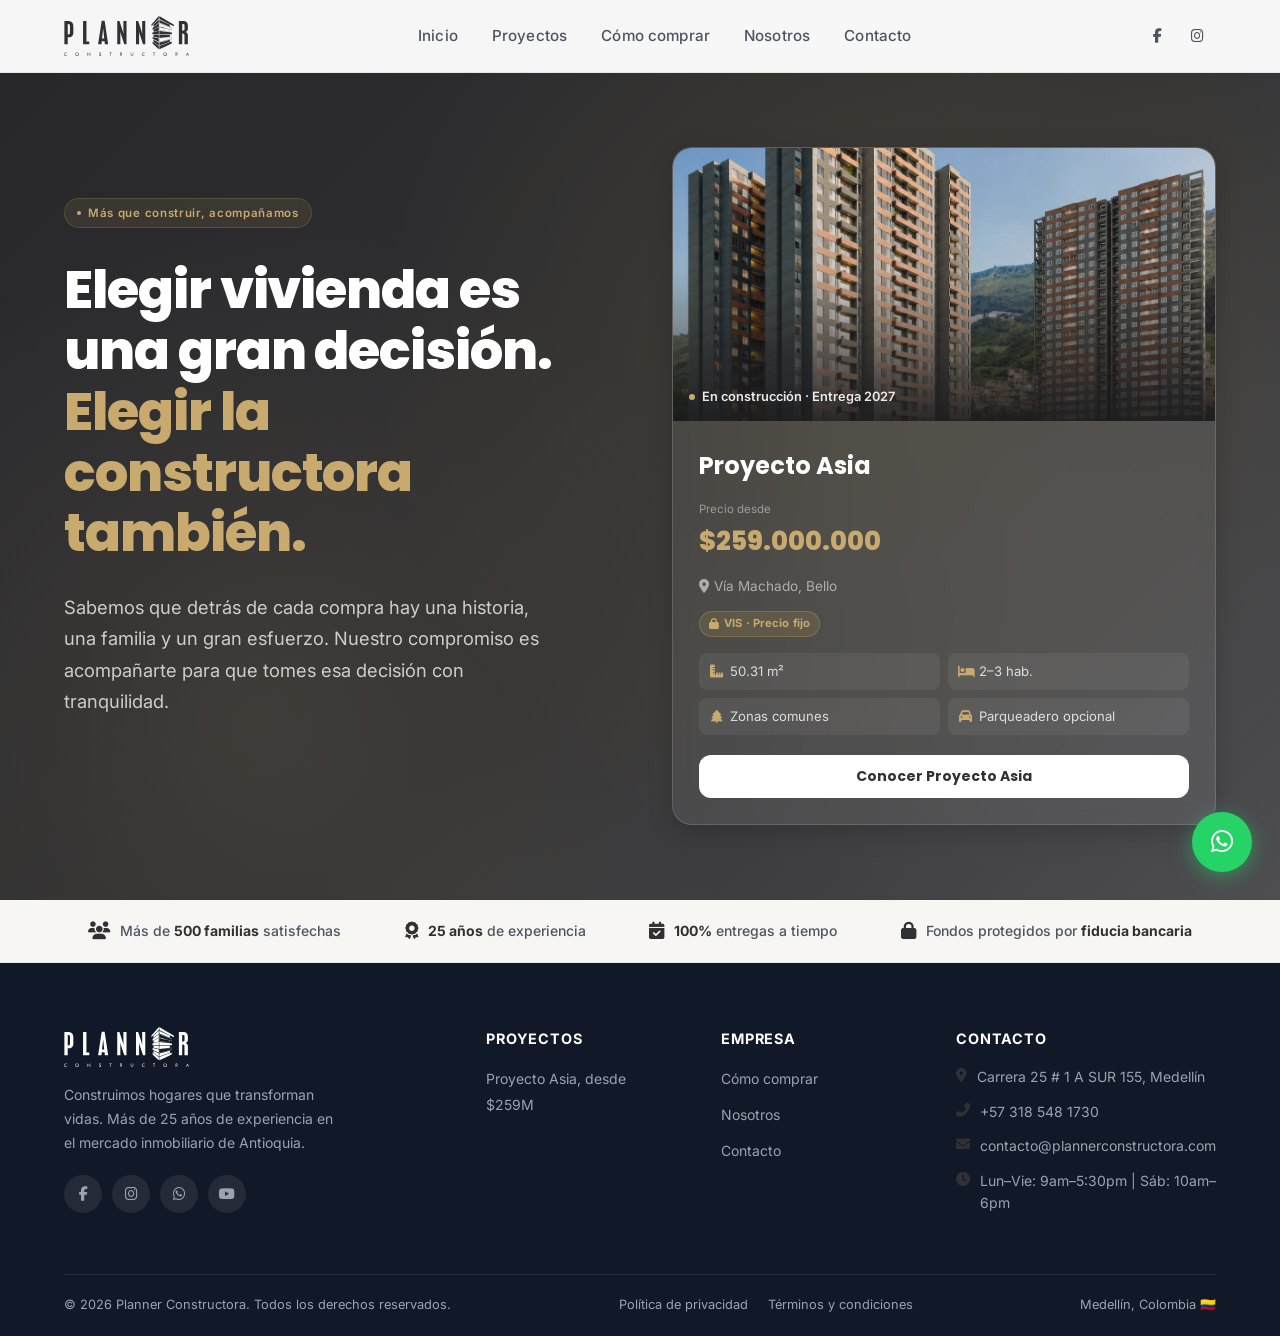
<file: planner-v2/index.html>
<!DOCTYPE html>
<html lang="es">
<head>
  <meta charset="UTF-8" />
  <meta name="viewport" content="width=device-width, initial-scale=1.0" />

  <!-- SEO Primary -->
  <title>Planner Constructora | Apartamentos en Bello y Medellín desde $235M</title>
  <meta name="description" content="Compra tu apartamento en Bello, Niquia y Medellín con Planner Constructora. Proyectos Asia, Terralta y Altea Plaza. Precios desde $235M. Entrega inmediata y sobre planos. Financiación disponible." />
  <meta name="keywords" content="apartamentos Bello, proyectos vivienda Medellín, constructora Bello, apartamentos Niquia, vivienda Antioquia, apartamentos sobre planos Medellín, Altea Plaza, Terralta, proyecto Asia Bello" />
  <link rel="canonical" href="https://www.plannerconstructora.com/" />

  <!-- Open Graph -->
  <meta property="og:type"        content="website" />
  <meta property="og:url"         content="https://www.plannerconstructora.com/" />
  <meta property="og:title"       content="Planner Constructora | Tu nuevo hogar en Bello y Medellín" />
  <meta property="og:description" content="Apartamentos desde $235M en Bello. Proyectos Asia, Terralta y Altea Plaza. Financiación fácil y entrega garantizada." />
  <meta property="og:image"       content="https://www.plannerconstructora.com/img/og-image.jpg" />
  <meta property="twitter:card"   content="summary_large_image" />

  <!-- Schema JSON-LD -->
  <script type="application/ld+json">
  {
    "@context": "https://schema.org",
    "@graph": [
      {
        "@type": "Organization",
        "@id": "https://www.plannerconstructora.com/#org",
        "name": "Planner Constructora",
        "url": "https://www.plannerconstructora.com",
        "logo": "https://www.plannerconstructora.com/img/logo.png",
        "telephone": "+573185481730",
        "email": "contacto@plannerconstructora.com",
        "address": {
          "@type": "PostalAddress",
          "streetAddress": "Carrera 25 # 1 A SUR 155",
          "addressLocality": "Medellín",
          "addressRegion": "Antioquia",
          "addressCountry": "CO"
        },
        "sameAs": [
          "https://www.facebook.com/plannerconstructora",
          "https://www.instagram.com/constructora_planner"
        ]
      },
      {
        "@type": "LocalBusiness",
        "@id": "https://www.plannerconstructora.com/#biz",
        "name": "Planner Constructora",
        "image": "https://www.plannerconstructora.com/img/og-image.jpg",
        "priceRange": "$$",
        "telephone": "+573185481730",
        "address": {
          "@type": "PostalAddress",
          "streetAddress": "Carrera 25 # 1 A SUR 155",
          "addressLocality": "Medellín",
          "addressCountry": "CO"
        },
        "openingHoursSpecification": [
          {
            "@type": "OpeningHoursSpecification",
            "dayOfWeek": ["Monday","Tuesday","Wednesday","Thursday","Friday"],
            "opens": "09:00",
            "closes": "17:30"
          },
          {
            "@type": "OpeningHoursSpecification",
            "dayOfWeek": ["Saturday"],
            "opens": "10:00",
            "closes": "18:00"
          }
        ]
      }
    ]
  }
  </script>

  <!-- Fonts -->
  <link rel="preconnect" href="https://fonts.googleapis.com" />
  <link rel="preconnect" href="https://fonts.gstatic.com" crossorigin />
  <link href="https://fonts.googleapis.com/css2?family=Poppins:wght@400;600;700;800&family=Inter:wght@400;500;600&display=swap" rel="stylesheet" />

  <!-- Icons -->
  <link rel="stylesheet" href="https://cdnjs.cloudflare.com/ajax/libs/font-awesome/6.5.0/css/all.min.css" />

  <!-- Favicon -->
  <link rel="icon" type="image/png" href="img/favicon.png" />

  <!-- Styles -->
  <link rel="stylesheet" href="css/styles.css" />
</head>
<body>

<!-- Loader -->
<div id="page-loader">
  <div class="loader-logo">
    <img src="img/planner-logo-black.svg" alt="Planner Constructora" style="height:48px;width:auto;filter:brightness(0)" />
    <div class="loader-logo__name" style="display:none">PLANNER CONSTRUCTORA</div>
    <div class="loader-bar"><div class="loader-bar-fill"></div></div>
  </div>
</div>

<!-- Scroll progress -->
<div id="scroll-progress" role="progressbar" aria-hidden="true"></div>

<!-- Scroll to top -->
<button id="scroll-top" aria-label="Volver arriba"><i class="fas fa-arrow-up"></i></button>

<!-- ======================== NAVBAR ======================== -->
<nav class="navbar" id="navbar" role="navigation" aria-label="Navegación principal">
  <div class="container">
    <div class="navbar__inner">

      <a href="#" onclick="switchTab('inicio');return false;" class="navbar__logo" aria-label="Planner Constructora - Inicio">
        <img src="img/planner-logo-black.svg" alt="Planner Constructora" width="160" height="51" style="height:40px;width:auto" />
      </a>

      <ul class="navbar__nav" role="list">
        <li><a href="#" data-nav-tab="inicio"    onclick="switchTab('inicio');return false;"    class="active">Inicio</a></li>
        <li><a href="#" data-nav-tab="proyectos" onclick="switchTab('proyectos');return false;"          >Proyectos</a></li>
        <li><a href="#" data-nav-tab="proceso"   onclick="switchTab('proceso');return false;"            >Cómo comprar</a></li>
        <li><a href="#" data-nav-tab="nosotros"  onclick="switchTab('nosotros');return false;"           >Nosotros</a></li>
        <li><a href="#" data-nav-tab="contacto"  onclick="switchTab('contacto');return false;"           >Contacto</a></li>
      </ul>

      <div class="navbar__actions">
        <div class="navbar__social">
          <a href="https://www.facebook.com/plannerconstructora" target="_blank" rel="noopener" aria-label="Facebook"><i class="fab fa-facebook-f"></i></a>
          <a href="https://www.instagram.com/constructora_planner" target="_blank" rel="noopener" aria-label="Instagram"><i class="fab fa-instagram"></i></a>
        </div>
      </div>

      <button class="navbar__hamburger" id="hamburger" aria-label="Menú" aria-expanded="false">
        <span></span><span></span><span></span>
      </button>
    </div>
  </div>
</nav>

<!-- Mobile Nav -->
<div class="mobile-nav" id="mobile-nav" role="dialog" aria-label="Menú móvil">
  <a href="#" onclick="switchTab('inicio');return false;">Inicio</a>
  <a href="#" onclick="switchTab('proyectos');return false;" style="color:var(--color-accent);font-weight:700">Proyectos</a>
  <a href="#" onclick="switchTab('proceso');return false;">Cómo comprar</a>
  <a href="#" onclick="switchTab('nosotros');return false;">Nosotros</a>
  <a href="#" onclick="switchTab('contacto');return false;">Contacto</a>
  <button class="btn btn-whatsapp" onclick="openWhatsApp()">
    <i class="fab fa-whatsapp"></i> Hablar con un asesor
  </button>
</div>


<!-- ======================== HERO ======================== -->
<section class="hero" id="inicio" data-tab="inicio" aria-labelledby="hero-title">
  <div class="hero__bg" aria-hidden="true"></div>
  <div class="container">
    <div class="hero__content">

      <!-- Texto -->
      <div class="hero__text">
        <div class="hero__badge">
          <span class="hero__badge-dot"></span>
          Más que construir, acompañamos
        </div>

        <h1 id="hero-title" class="hero__title">
          Elegir vivienda es una gran decisión.<br>
          <span>Elegir la constructora también.</span>
        </h1>

        <p class="hero__subtitle">
          Sabemos que detrás de cada compra hay una historia, una familia y un gran esfuerzo. Nuestro compromiso es acompañarte para que tomes esa decisión con tranquilidad.
        </p>
      </div>

      <!-- Card Asia destacado -->
      <div class="hero__visual reveal" style="position:relative">

        <a href="proyectos/asia.html" class="hero__asia-card" aria-label="Ver Proyecto Asia">
          <!-- Imagen de portada -->
          <div class="hero__asia-card-image">
            <img src="img/asia-nueva-fachada.png" alt="Render Proyecto Asia, Vía Machado, Bello" width="700" height="480" loading="eager" />
            <span class="hero__asia-badge"><span class="hero__badge-dot"></span>En construcción · Entrega 2027</span>
          </div>

          <!-- Info principal -->
          <div class="hero__asia-card-body">
            <div class="hero__asia-name">Proyecto Asia</div>

            <div class="hero__asia-price-row">
              <div>
                <div class="hero__asia-price-label">Precio desde</div>
                <div class="hero__asia-price">$259.000.000</div>
              </div>
            </div>

            <div class="hero__asia-location"><i class="fas fa-map-marker-alt"></i> Vía Machado, Bello</div>

            <div class="hero__asia-price-note"><i class="fas fa-lock"></i> VIS · Precio fijo</div>

            <!-- Specs -->
            <div class="hero__asia-specs">
              <div class="hero__asia-spec">
                <i class="fas fa-ruler-combined"></i>
                <span>50.31 m²</span>
              </div>
              <div class="hero__asia-spec">
                <i class="fas fa-bed"></i>
                <span>2–3 hab.</span>
              </div>
              <div class="hero__asia-spec">
                <i class="fas fa-tree"></i>
                <span>Zonas comunes</span>
              </div>
              <div class="hero__asia-spec">
                <i class="fas fa-car"></i>
                <span>Parqueadero opcional</span>
              </div>
            </div>

            <!-- CTA -->
            <div class="hero__asia-ctas">
              <span class="btn btn-white btn-sm" style="width:100%;justify-content:center">Conocer Proyecto Asia</span>
            </div>
          </div>
        </a>
      </div>

    </div>
  </div>
</section>


<!-- ======================== TRUST BAND ======================== -->
<div class="trust-band" data-tab="inicio" role="complementary" aria-label="Garantías">
  <div class="container">
    <div class="trust-band__inner">
      <div class="trust-band__item">
        <i class="fas fa-users"></i>
        <span>Más de <strong>500 familias</strong> satisfechas</span>
      </div>
      <div class="trust-band__item">
        <i class="fas fa-award"></i>
        <span><strong>25 años</strong> de experiencia</span>
      </div>
      <div class="trust-band__item">
        <i class="fas fa-calendar-check"></i>
        <span><strong>100%</strong> entregas a tiempo</span>
      </div>
      <div class="trust-band__item">
        <i class="fas fa-lock"></i>
        <span>Fondos protegidos por <strong>fiducia bancaria</strong></span>
      </div>
    </div>
  </div>
</div>


<!-- ======================== PROYECTO ASIA (FEATURED) ======================== -->
<section id="proyectos" data-tab="proyectos" aria-labelledby="proyectos-title">
  <div class="container">

    <!-- Asia: card grande 2 columnas -->
    <article class="asia-featured reveal" aria-label="Proyecto Asia">
      <div class="asia-featured__img">
        <div class="asia-featured__img-main">
          <img id="proyectos-asia-main-img" src="img/asia-nueva-fachada.png" alt="Render Proyecto Asia - Vía Machado, Bello"
            width="700" height="480" loading="eager" />
          <span class="asia-featured__badge"><i class="fas fa-circle" style="font-size:.5rem;color:#10B981"></i> Últimas unidades disponibles</span>
          <button type="button" class="gallery-arrow gallery-arrow--prev" onclick="asiaGalleryNav(-1)" aria-label="Imagen anterior"><i class="fas fa-chevron-left"></i></button>
          <button type="button" class="gallery-arrow gallery-arrow--next" onclick="asiaGalleryNav(1)" aria-label="Imagen siguiente"><i class="fas fa-chevron-right"></i></button>
        </div>
      </div>
      <div class="asia-featured__info">
        <h3 class="asia-featured__name" id="proyectos-title">Proyecto Asia</h3>
        <div class="asia-featured__price">Desde <strong>$259.000.000</strong></div>
        <div style="display:flex;align-items:center;gap:14px;margin-bottom:28px;flex-wrap:wrap">
          <div class="asia-featured__location" style="margin-bottom:0"><i class="fas fa-map-marker-alt"></i> Vía Machado, Bello</div>
          <span class="proyecto-card__badge badge-2026" style="position:static">Entrega 2027</span>
        </div>
        <p style="color:var(--color-gray-600);margin-bottom:24px;line-height:1.7">
          Ubicación estratégica en una de las zonas de mayor valorización del Área Metropolitana, acabados de calidad y financiación hipotecaria con todas las entidades del sistema financiero colombiano.
        </p>

        <div class="asia-featured__specs">
          <div class="asia-spec-item asia-spec-item--accent">
            <i class="fas fa-shield-alt"></i>
            <strong>VIS</strong>
            <span>Precio fijo</span>
          </div>
          <div class="asia-spec-item">
            <i class="fas fa-ruler-combined"></i>
            <strong>50.31 m²</strong>
            <span>Área privada</span>
          </div>
          <div class="asia-spec-item">
            <i class="fas fa-bed"></i>
            <strong>2–3</strong>
            <span>Habitaciones</span>
          </div>
          <div class="asia-spec-item">
            <i class="fas fa-tree"></i>
            <strong>+10</strong>
            <span>Zonas comunes</span>
          </div>
          <div class="asia-spec-item">
            <i class="fas fa-circle-info"></i>
            <strong>Opcional</strong>
            <span>Parqueadero adicional</span>
          </div>
        </div>


        <div style="display:flex;gap:12px;flex-wrap:wrap">
          <a href="proyectos/asia.html" class="btn btn-primary btn-lg btn-gold-hover btn-featured-cta">
            <i class="fas fa-expand-alt"></i> Conocer Proyecto
          </a>
        </div>
      </div>
    </article>

  </div>
</section>


<!-- ======================== PROYECTOS ENTREGADOS ======================== -->
<section id="proyectos-entregados" data-tab="proyectos" style="padding:40px 0 96px">
  <div class="container">
    <div class="section-header reveal centered" style="margin-bottom:40px">
      <span class="section-label">Nuestra trayectoria</span>
      <h2 class="section-title">Proyectos entregados</h2>
      <p class="section-subtitle" style="margin:0 auto">Cada proyecto entregado representa una promesa cumplida y una familia que confió en Planner.</p>
    </div>

    <div style="display:grid;grid-template-columns:repeat(3,1fr);gap:40px" class="entregados-grid reveal">

      <!-- Bari -->
      <article class="entregado-card">
        <div class="entregado-card__img">
          <img src="img/bari-card.jpg" alt="Proyecto Bari entregado" loading="lazy" class="entregado-card__img--zoom-bari" />
          <div class="entregado-card__overlay">
            <span class="entregado-badge"><i class="fas fa-check-circle"></i> Entregado</span>
          </div>
        </div>
        <div class="entregado-card__body">
          <h3 class="entregado-card__name">Proyecto Bari</h3>
          <div class="entregado-card__stats">
            <div><strong>88</strong><span>Apartamentos</span></div>
            <div><strong>2019</strong><span>Año entrega</span></div>
            <div><strong>100%</strong><span>Vendido</span></div>
          </div>
          <p class="entregado-card__desc">El primer gran proyecto entregado por Planner, en el Área Metropolitana de Medellín.</p>
        </div>
      </article>

      <!-- Altea Plaza -->
      <article class="entregado-card" style="transition-delay:.1s">
        <div class="entregado-card__img">
          <img src="img/altea-card.png" alt="Altea Plaza entregado" loading="lazy" />
          <div class="entregado-card__overlay">
            <span class="entregado-badge"><i class="fas fa-check-circle"></i> Entregado</span>
          </div>
        </div>
        <div class="entregado-card__body">
          <h3 class="entregado-card__name">Altea Plaza</h3>
          <div class="entregado-card__stats">
            <div><strong>28</strong><span>Apartamentos</span></div>
            <div><strong>2025</strong><span>Año entrega</span></div>
            <div><strong>100%</strong><span>Vendido</span></div>
          </div>
          <p class="entregado-card__desc">En Niquia, Bello, a pasos del Metro Cable, con acabados completos.</p>
        </div>
      </article>

      <!-- Terralta -->
      <article class="entregado-card" style="transition-delay:.2s">
        <div class="entregado-card__img">
          <img src="img/terralta-card-nueva.jpg" alt="Proyecto Terralta entregado" loading="lazy" class="entregado-card__img--zoom-terralta" />
          <div class="entregado-card__overlay">
            <span class="entregado-badge"><i class="fas fa-check-circle"></i> Entregado</span>
          </div>
        </div>
        <div class="entregado-card__body">
          <h3 class="entregado-card__name">Proyecto Terralta</h3>
          <div class="entregado-card__stats">
            <div><strong>32</strong><span>Apartamentos</span></div>
            <div><strong>2026</strong><span>Año entrega</span></div>
            <div><strong>100%</strong><span>Vendido</span></div>
          </div>
          <p class="entregado-card__desc">En Barrio Suárez, Bello, con arquitectura contemporánea y gimnasio propio.</p>
        </div>
      </article>

    </div>
  </div>
</section>


<!-- ======================== PROCESO DE COMPRA ======================== -->
<section id="proceso" data-tab="proceso" aria-labelledby="proceso-title" style="background:var(--color-off-white)">
  <div class="container">

    <div class="section-header centered reveal">
      <span class="section-label">Proceso de compra</span>
      <h2 class="section-title" id="proceso-title">Adquisición de vivienda en 4 etapas</h2>
      <p class="section-subtitle">Un proceso estructurado, transparente y acompañado, estés en Colombia o en el exterior.</p>
    </div>

    <!-- Selector Colombia / Exterior -->
    <div class="buyer-toggle reveal" role="tablist" aria-label="Selecciona tu situación">
      <button type="button" class="buyer-toggle__btn is-active" data-buyer-btn="colombia" onclick="setBuyerMode('colombia')">Compro desde Colombia</button>
      <button type="button" class="buyer-toggle__btn" data-buyer-btn="exterior" onclick="setBuyerMode('exterior')">Compro desde el exterior</button>
    </div>

    <!-- MODO: COLOMBIA -->
    <div data-buyer-mode="colombia" class="buyer-mode is-active">
      <div class="proceso-grid">

        <div class="proceso-step reveal">
          <div class="proceso-step__num">1</div>
          <div class="proceso-step__icon"><i class="fas fa-search"></i></div>
          <h4>Conoce ASIA</h4>
          <p><strong>Todo comienza con una decisión.</strong> Descubre nuestro proyecto, conoce sus espacios, ubicación, diseños, beneficios y las opciones que tenemos para ti.</p>
          <a href="#" onclick="switchTab('proyectos');return false;" class="btn btn-outline btn-sm">Ver proyectos</a>
        </div>

        <div class="proceso-step reveal" style="transition-delay:.1s">
          <div class="proceso-step__num">2</div>
          <div class="proceso-step__icon"><i class="fas fa-calculator"></i></div>
          <h4>Evalúa tu capacidad financiera</h4>
          <p><strong>Ahora hagamos realidad los números.</strong> Conoce tu capacidad de compra, revisa las alternativas de financiación y descubre qué opción se adapta mejor a tus posibilidades.</p>
          <button class="btn btn-outline btn-sm" onclick="openWhatsApp('Asia')">Hablar con un asesor</button>
        </div>

        <div class="proceso-step reveal" style="transition-delay:.2s">
          <div class="proceso-step__num">3</div>
          <div class="proceso-step__icon"><i class="fas fa-calendar-check"></i></div>
          <h4>Visita el proyecto</h4>
          <p><strong>Ven y vívelo.</strong> Recorre nuestro proyecto, conoce el entorno y descubre de primera mano los espacios que algún día podrán convertirse en tu hogar.</p>
          <button class="btn btn-outline btn-sm" onclick="openWhatsAppVisita()">Agendar visita</button>
        </div>

        <div class="proceso-step reveal" style="transition-delay:.3s">
          <div class="proceso-step__num">4</div>
          <div class="proceso-step__icon"><i class="fas fa-key"></i></div>
          <h4>Escrituración y entrega</h4>
          <p><strong>El momento que estabas esperando.</strong> Después de completar el proceso de compra, llega uno de los momentos más especiales: la escrituración y entrega de tu vivienda.</p>
          <a href="#" onclick="switchTab('contacto');return false;" class="btn btn-primary btn-sm">Empezar ahora</a>
        </div>

      </div>
    </div>

    <!-- MODO: EXTERIOR -->
    <div data-buyer-mode="exterior" class="buyer-mode" style="display:none">
      <p class="reveal" style="max-width:620px;margin:0 auto 40px;text-align:center;color:var(--color-gray-600);line-height:1.7">
        Cada remesa que envías puede estar construyendo el patrimonio de tu familia en Colombia. Con Proyecto Asia, la cuota inicial cabe en lo que ya estás mandando, y el proceso se hace sin que tengas que volver al país.
      </p>

      <div class="proceso-grid">

        <div class="proceso-step reveal">
          <div class="proceso-step__num">1</div>
          <div class="proceso-step__icon"><i class="fas fa-laptop-house"></i></div>
          <h4>Videollamada</h4>
          <p><strong>Conoce ASIA desde donde estés.</strong> Agenda una videollamada con nuestros asesores y descubre el proyecto, sus apartamentos y las opciones de compra.</p>
          <button class="btn btn-outline btn-sm" onclick="openWhatsAppExterior()">Agendar videollamada</button>
        </div>

        <div class="proceso-step reveal" style="transition-delay:.1s">
          <div class="proceso-step__num">2</div>
          <div class="proceso-step__icon"><i class="fas fa-exchange-alt"></i></div>
          <h4>Separa tu unidad y paga de forma segura</h4>
          <p><strong>Elige tu vista deseada, piso disponible.</strong> Encuentra el apartamento ideal y da el primer paso para hacerlo realidad.</p>
          <button class="btn btn-outline btn-sm" onclick="openWhatsAppExterior()">Hablar con un asesor</button>
        </div>

        <div class="proceso-step reveal" style="transition-delay:.2s">
          <div class="proceso-step__num">3</div>
          <div class="proceso-step__icon"><i class="fas fa-file-signature"></i></div>
          <h4>Poder notarial</h4>
          <p><strong>Hazlo posible, estés donde estés.</strong> Realiza el proceso mediante poder notarial, de acuerdo con los requisitos establecidos para la compra.</p>
          <button class="btn btn-outline btn-sm" onclick="openWhatsAppExterior()">Resolver dudas</button>
        </div>

        <div class="proceso-step reveal" style="transition-delay:.3s">
          <div class="proceso-step__num">4</div>
          <div class="proceso-step__icon"><i class="fas fa-key"></i></div>
          <h4>Tu familia estrena</h4>
          <p><strong>Tu sueño se convierte en hogar.</strong> Mientras tú estás lejos, tu familia puede comenzar a disfrutar de su nuevo hogar en Colombia.</p>
          <a href="#" onclick="switchTab('contacto');return false;" class="btn btn-primary btn-sm">Empezar ahora</a>
        </div>

      </div>

      <div class="reveal" style="display:grid;grid-template-columns:repeat(auto-fit,minmax(220px,1fr));gap:16px;margin-top:32px">
        <div style="background:#fff;border:1px solid var(--color-gray-200);border-radius:var(--radius-lg);padding:18px;text-align:center">
          <i class="fas fa-laptop-house" style="color:var(--color-accent);font-size:1.1rem;margin-bottom:8px;display:block"></i>
          <span style="font-size:.82rem;color:var(--color-gray-600);line-height:1.5">Todo se firma en línea: promesa, actas y comunicaciones por correo y WhatsApp.</span>
        </div>
        <div style="background:#fff;border:1px solid var(--color-gray-200);border-radius:var(--radius-lg);padding:18px;text-align:center">
          <i class="fas fa-shield-alt" style="color:var(--color-accent);font-size:1.1rem;margin-bottom:8px;display:block"></i>
          <span style="font-size:.82rem;color:var(--color-gray-600);line-height:1.5">Pagos protegidos por fiducia, con póliza de cumplimiento y respaldo de La Lonja de Antioquia.</span>
        </div>
        <div style="background:#fff;border:1px solid var(--color-gray-200);border-radius:var(--radius-lg);padding:18px;text-align:center">
          <i class="fas fa-headset" style="color:var(--color-accent);font-size:1.1rem;margin-bottom:8px;display:block"></i>
          <span style="font-size:.82rem;color:var(--color-gray-600);line-height:1.5">Asesor en horario EST, CET y PST: videollamada, WhatsApp o correo, como prefieras.</span>
        </div>
      </div>
    </div>

    <!-- Garantía visual -->
    <div class="reveal" style="margin-top:56px;background:linear-gradient(135deg,var(--color-primary),var(--color-primary-light));border-radius:var(--radius-xl);padding:40px 48px;display:flex;align-items:center;justify-content:space-between;flex-wrap:wrap;gap:24px">
      <div>
        <h3 style="color:#fff;margin-bottom:8px">100% de nuestros proyectos entregados a tiempo</h3>
        <p style="color:rgba(255,255,255,.7);font-size:.95rem">En 25 años nunca hemos incumplido una fecha de entrega. Tu inversión está respaldada por fiducia bancaria.</p>
      </div>
      <div style="display:flex;gap:32px;flex-shrink:0">
        <div style="text-align:center">
          <div style="font-family:'Poppins',sans-serif;font-size:2rem;font-weight:800;color:#C8A96E">25</div>
          <div style="font-size:.78rem;color:rgba(255,255,255,.6)">Años de<br>trayectoria</div>
        </div>
        <div style="text-align:center">
          <div style="font-family:'Poppins',sans-serif;font-size:2rem;font-weight:800;color:#C8A96E">12</div>
          <div style="font-size:.78rem;color:rgba(255,255,255,.6)">Proyectos<br>completados</div>
        </div>
        <div style="text-align:center">
          <div style="font-family:'Poppins',sans-serif;font-size:2rem;font-weight:800;color:#C8A96E">500+</div>
          <div style="font-size:.78rem;color:rgba(255,255,255,.6)">Familias<br>satisfechas</div>
        </div>
      </div>
    </div>

  </div>
</section>


<!-- ======================== NOSOTROS ======================== -->
<section id="nosotros" data-tab="nosotros" aria-labelledby="nosotros-title">
  <div class="container">

    <!-- Historia + imagen -->
    <div class="nosotros-block nosotros-historia-v2 reveal">
      <div class="nosotros-historia-v2__text">
        <span class="section-label">Quiénes somos</span>
        <h2 class="section-title" id="nosotros-title">Más de <span class="title-accent-number">25</span> años en el desarrollo inmobiliario</h2>
        <span class="gold-rule"></span>
        <p style="color:var(--color-gray-600);margin-bottom:16px">Detrás de cada proyecto de Planner hay una convicción simple: comprar vivienda es una de las decisiones más importantes en la vida de una familia, y merece acompañamiento real, no solo una transacción. Por eso construimos con transparencia, cumplimos los plazos que prometemos y seguimos junto al comprador desde la primera visita hasta la entrega de las llaves.</p>
        <p style="color:var(--color-gray-600)">Hoy, con más de 25 años de trayectoria en el Área Metropolitana de Medellín, ese compromiso se refleja en cada proyecto: apartamentos pensados para familias reales, respaldados por procesos claros y verificables.</p>
      </div>
      <div class="nosotros-historia-v2__img">
        <img src="img/altea-card.png" alt="Altea Plaza, proyecto entregado por Planner Constructora" loading="lazy" />
      </div>
    </div>

    <!-- Estadísticas -->
    <div class="nosotros-block trayectoria-block reveal" style="transition-delay:.15s">
      <div class="trayectoria-strip">
        <div class="trayectoria-item">
          <div class="trayectoria-item__number">+<span data-count="25" data-suffix="">0</span></div>
          <div class="trayectoria-item__label">Años construyendo confianza</div>
        </div>
        <div class="trayectoria-item">
          <div class="trayectoria-item__number">+<span data-count="6" data-suffix="">0</span></div>
          <div class="trayectoria-item__label">Proyectos construidos y entregados</div>
        </div>
        <div class="trayectoria-item">
          <div class="trayectoria-item__number">+<span data-count="123" data-suffix="K">0</span></div>
          <div class="trayectoria-item__label">Familias con su sueño cumplido</div>
        </div>
      </div>
    </div>

  </div>
</section>


<!-- ======================== SERVICIOS ======================== -->
<section id="servicios" data-tab="nosotros" aria-labelledby="servicios-title" style="background:#fff">
  <div class="container">

    <div class="section-header centered reveal">
      <span class="section-label">Líneas de servicio</span>
      <h2 class="section-title" id="servicios-title">Nuestros servicios</h2>
      <span class="gold-rule gold-rule--center"></span>
    </div>

    <div class="servicios-foto-grid">
      <div class="servicio-foto-card reveal">
        <div class="servicio-foto-card__img"><img src="img/servicio-construccion.png" alt="Construcción" loading="lazy" /></div>
        <h3>Construcción</h3>
        <p>Somos especialistas en desarrollar proyectos inmobiliarios y llevar adelante obras de construcción, desde su concepción y diseño hasta la entrega final.</p>
      </div>
      <div class="servicio-foto-card reveal" style="transition-delay:.1s">
        <div class="servicio-foto-card__img"><img src="img/servicio-venta.png" alt="Venta" loading="lazy" /></div>
        <h3>Venta</h3>
        <p>Asesoramos a nuestros clientes con información confiable y alta calidad humana y técnica, que les permite satisfacer sus necesidades de forma rentable.</p>
      </div>
      <div class="servicio-foto-card reveal" style="transition-delay:.2s">
        <div class="servicio-foto-card__img"><img src="img/servicio-gerencia.png" alt="Gerencia" loading="lazy" /></div>
        <h3>Gerencia</h3>
        <p>Administramos recursos y gestionamos el desarrollo de proyectos inmobiliarios garantizando su ejecución a través de una planeación conjunta.</p>
      </div>
    </div>

  </div>
</section>


<!-- ======================== TESTIMONIOS ======================== -->
<section id="testimonios" data-tab="nosotros" aria-labelledby="testimonios-title">
  <div class="container">

    <div class="section-header centered reveal">
      <span class="section-label">Testimonios</span>
      <h2 class="section-title" id="testimonios-title">Opinión de nuestros propietarios</h2>
      <span class="gold-rule gold-rule--center"></span>
      <p class="section-subtitle">Familias que ya confiaron en Planner para comprar su vivienda.</p>
    </div>

    <div class="testimonios-grid">

      <div class="testimonio-card reveal">
        <div class="stars"><i class="fas fa-star"></i><i class="fas fa-star"></i><i class="fas fa-star"></i><i class="fas fa-star"></i><i class="fas fa-star"></i></div>
        <p class="testimonio-text">"Planner cumplió con exactitud los plazos de entrega. Todo el proceso fue transparente y sin contratiempos."</p>
        <div class="testimonio-author">
          <div class="testimonio-avatar">CM</div>
          <div>
            <div class="testimonio-name">Carolina Mejía</div>
            <div class="testimonio-project">Proyecto Bari, Bello · 2019</div>
          </div>
        </div>
      </div>

      <div class="testimonio-card reveal" style="transition-delay:.15s">
        <div class="stars"><i class="fas fa-star"></i><i class="fas fa-star"></i><i class="fas fa-star"></i><i class="fas fa-star"></i><i class="fas fa-star"></i></div>
        <p class="testimonio-text">"El proceso de vinculación bancaria fue más ágil de lo esperado gracias al acompañamiento del equipo comercial."</p>
        <div class="testimonio-author">
          <div class="testimonio-avatar">RD</div>
          <div>
            <div class="testimonio-name">Roberto Duque</div>
            <div class="testimonio-project">Proyecto Terralta · 2025</div>
          </div>
        </div>
      </div>

      <div class="testimonio-card reveal" style="transition-delay:.3s">
        <div class="stars"><i class="fas fa-star"></i><i class="fas fa-star"></i><i class="fas fa-star"></i><i class="fas fa-star"></i><i class="fas fa-star-half-alt"></i></div>
        <p class="testimonio-text">"La unidad fue entregada en condiciones técnicas impecables. Experiencia de compra altamente satisfactoria."</p>
        <div class="testimonio-author">
          <div class="testimonio-avatar">LG</div>
          <div>
            <div class="testimonio-name">Lucía González</div>
            <div class="testimonio-project">Altea Plaza, Niquia · 2025</div>
          </div>
        </div>
      </div>

    </div>

  </div>
</section>

<!-- ======================== CTA CIERRE NOSOTROS ======================== -->
<section class="cta-banner" data-tab="nosotros">
  <div class="container">
    <h2>Más de 25 años construyendo hogares con confianza</h2>
    <p>Descubra nuestros proyectos disponibles y reciba asesoría personalizada.</p>
    <div class="cta-banner__btns">
      <a href="#" onclick="switchTab('proyectos');return false;" class="btn btn-white btn-lg"><i class="fas fa-building"></i> Ver proyectos</a>
      <button class="btn btn-outline btn-lg" style="border-color:rgba(255,255,255,.5);color:#fff" onclick="openWhatsApp()"><i class="fab fa-whatsapp"></i> Hablar con un asesor</button>
    </div>
  </div>
</section>


<!-- ======================== FAQs ======================== -->

<!-- ======================== CONTACTO ======================== -->
<section id="contacto" data-tab="contacto" aria-labelledby="contacto-title">
  <div class="container">
    <div class="contacto-grid">

      <!-- Info de contacto -->
      <div class="reveal">
        <span class="section-label">Contáctanos</span>
        <h2 class="section-title" id="contacto-title">Solicita asesoría especializada</h2>
        <p style="color:var(--color-gray-600);margin-bottom:32px">Indícanos el proyecto de tu interés y un asesor comercial especializado se pondrá en contacto contigo en menos de 2 horas hábiles.</p>

        <div class="contacto-detail">
          <div class="contacto-detail__icon"><i class="fas fa-map-marker-alt"></i></div>
          <div>
            <div class="contacto-detail__label">Oficina comercial</div>
            <div class="contacto-detail__value">Carrera 25 # 1 A SUR 155, Medellín, Colombia</div>
          </div>
        </div>
        <div class="contacto-detail">
          <div class="contacto-detail__icon"><i class="fas fa-phone-alt"></i></div>
          <div>
            <div class="contacto-detail__label">Teléfono / WhatsApp</div>
            <div class="contacto-detail__value"><a href="tel:+573185481730" style="color:var(--color-dark)">+57 318 548 1730</a></div>
          </div>
        </div>
        <div class="contacto-detail">
          <div class="contacto-detail__icon"><i class="fas fa-envelope"></i></div>
          <div>
            <div class="contacto-detail__label">Email</div>
            <div class="contacto-detail__value"><a href="mailto:contacto@plannerconstructora.com" style="color:var(--color-dark)">contacto@plannerconstructora.com</a></div>
          </div>
        </div>
        <div class="contacto-detail">
          <div class="contacto-detail__icon"><i class="fas fa-clock"></i></div>
          <div>
            <div class="contacto-detail__label">Horario de atención</div>
            <div class="contacto-detail__value">Lunes–Viernes: 9:00am – 5:30pm<br>Sábados: 10:00am – 6:00pm</div>
          </div>
        </div>
      </div>

      <!-- Contacto directo por WhatsApp -->
      <div class="reveal" style="transition-delay:.15s">
        <div class="form-card" id="contacto-whatsapp-card">
          <h3 style="margin-bottom:8px">Escríbenos por WhatsApp</h3>
          <p style="color:var(--color-gray-400);font-size:.875rem;margin-bottom:24px">Elige una opción y te respondemos directamente por WhatsApp.</p>

          <div style="display:flex;flex-direction:column;gap:14px">
            <button class="btn btn-whatsapp btn-lg" style="justify-content:center" onclick="openWhatsApp('Asia')">
              <i class="fab fa-whatsapp"></i> Quiero información de Asia
            </button>
            <button class="btn btn-outline btn-lg" style="justify-content:center" onclick="openWhatsApp()">
              <i class="fab fa-whatsapp"></i> Información general
            </button>
          </div>

          <p style="text-align:center;font-size:.78rem;color:var(--color-gray-400);margin-top:20px">Horario de atención: Lunes–Viernes 9:00am–5:30pm · Sábados 10:00am–6:00pm</p>
        </div>
      </div>

    </div>

  </div>
</section>


<!-- ======================== CTA BANNER ======================== -->
<section class="cta-banner" data-tab="contacto" aria-labelledby="cta-title">
  <div class="container">
    <h2 id="cta-title">¿Hablamos?</h2>
    <p>Escríbenos y un asesor te responde en menos de 2 horas hábiles.</p>
    <div class="cta-banner__btns">
      <button class="btn btn-white btn-lg" onclick="openWhatsApp()">
        <i class="fab fa-whatsapp"></i> Hablar por WhatsApp
      </button>
      <a href="#" onclick="document.getElementById('contacto-whatsapp-card').scrollIntoView({behavior:'smooth',block:'center'});return false;" class="btn btn-outline btn-lg" style="border-color:rgba(255,255,255,.5);color:#fff">
        <i class="fas fa-envelope"></i> Ver opciones de contacto
      </a>
    </div>
  </div>
</section>


<!-- ======================== FOOTER ======================== -->
<footer class="footer" role="contentinfo">
  <div class="container">
    <div class="footer-grid">

      <div class="footer-brand">
        <div class="footer-brand__logo">
          <img src="img/planner-logo-footer.svg" alt="Planner Constructora" style="height:40px;width:auto" />
        </div>
        <p>Construimos hogares que transforman vidas. Más de 25 años de experiencia en el mercado inmobiliario de Antioquia.</p>
        <div class="footer-social">
          <a href="https://www.facebook.com/plannerconstructora" target="_blank" rel="noopener" aria-label="Facebook"><i class="fab fa-facebook-f"></i></a>
          <a href="https://www.instagram.com/constructora_planner" target="_blank" rel="noopener" aria-label="Instagram"><i class="fab fa-instagram"></i></a>
          <a href="https://wa.me/573185481730" target="_blank" rel="noopener" aria-label="WhatsApp"><i class="fab fa-whatsapp"></i></a>
          <a href="https://www.youtube.com/@plannerconstructora" target="_blank" rel="noopener" aria-label="YouTube"><i class="fab fa-youtube"></i></a>
        </div>
      </div>

      <div class="footer-col">
        <h5>Proyectos</h5>
        <ul>
          <li><a href="proyectos/asia.html">Proyecto Asia, desde $259M</a></li>
        </ul>
      </div>

      <div class="footer-col">
        <h5>Empresa</h5>
        <ul>
          <li><a href="#" onclick="switchTab('proceso');return false;">Cómo comprar</a></li>
          <li><a href="#" onclick="switchTab('nosotros');return false;">Nosotros</a></li>
          <li><a href="#" onclick="switchTab('contacto');return false;">Contacto</a></li>
        </ul>
      </div>

      <div class="footer-col">
        <h5>Contacto</h5>
        <div class="footer-contact-item">
          <i class="fas fa-map-marker-alt"></i>
          <span>Carrera 25 # 1 A SUR 155, Medellín</span>
        </div>
        <div class="footer-contact-item">
          <i class="fas fa-phone-alt"></i>
          <a href="tel:+573185481730">+57 318 548 1730</a>
        </div>
        <div class="footer-contact-item">
          <i class="fas fa-envelope"></i>
          <a href="mailto:contacto@plannerconstructora.com">contacto@plannerconstructora.com</a>
        </div>
        <div class="footer-contact-item" style="margin-top:8px">
          <i class="fas fa-clock"></i>
          <span>Lun–Vie: 9am–5:30pm | Sáb: 10am–6pm</span>
        </div>
      </div>

    </div>

    <div class="footer-bottom">
      <span>© 2026 Planner Constructora. Todos los derechos reservados.</span>
      <div style="display:flex;gap:20px">
        <a href="#">Política de privacidad</a>
        <a href="#">Términos y condiciones</a>
      </div>
      <span>Medellín, Colombia 🇨🇴</span>
    </div>
  </div>
</footer>


<!-- ======================== WHATSAPP FLOTANTE ======================== -->
<div class="wa-float" id="wa-float" role="complementary" aria-label="Chat WhatsApp">

  <div class="wa-float__popup" id="wa-popup" role="dialog" aria-label="Opciones de WhatsApp">
    <div class="wa-float__popup-header">
      <div class="wa-float__avatar"><i class="fab fa-whatsapp"></i></div>
      <div>
        <h5>Planner Constructora</h5>
        <p><span class="wa-float__status"></span> Disponible ahora · Resp. en &lt;2 hrs</p>
      </div>
    </div>
    <div class="wa-float__popup-body">
      <div class="wa-message">
        ¡Hola! 👋 ¿Qué necesitas? Escoge una opción y te contactamos de inmediato.
      </div>
      <div class="wa-options">
        <div class="wa-option" onclick="openWhatsApp('Asia')">
          <i class="fas fa-building"></i> Información sobre Proyecto Asia
        </div>
        <div class="wa-option" onclick="openWhatsApp()">
          <i class="fas fa-question-circle"></i> Una pregunta en general
        </div>
      </div>
    </div>
  </div>

  <button class="wa-float__btn" id="wa-btn" aria-label="Abrir chat WhatsApp">
    <i class="fab fa-whatsapp"></i>
  </button>

</div>

<!-- Barra CTA sticky mobile -->
<div class="mobile-cta-bar" id="mobile-cta-bar" role="complementary" aria-label="Acciones rápidas">
  <a href="#" onclick="switchTab('proyectos');return false;" class="btn btn-outline btn-sm">
    <i class="fas fa-building"></i> Ver proyectos
  </a>
  <button class="btn btn-whatsapp btn-sm" onclick="openWhatsApp()">
    <i class="fab fa-whatsapp"></i> Hablar ahora
  </button>
</div>

<!-- Scripts -->
<script src="js/main.js" defer></script>

</body>
</html>
</file>
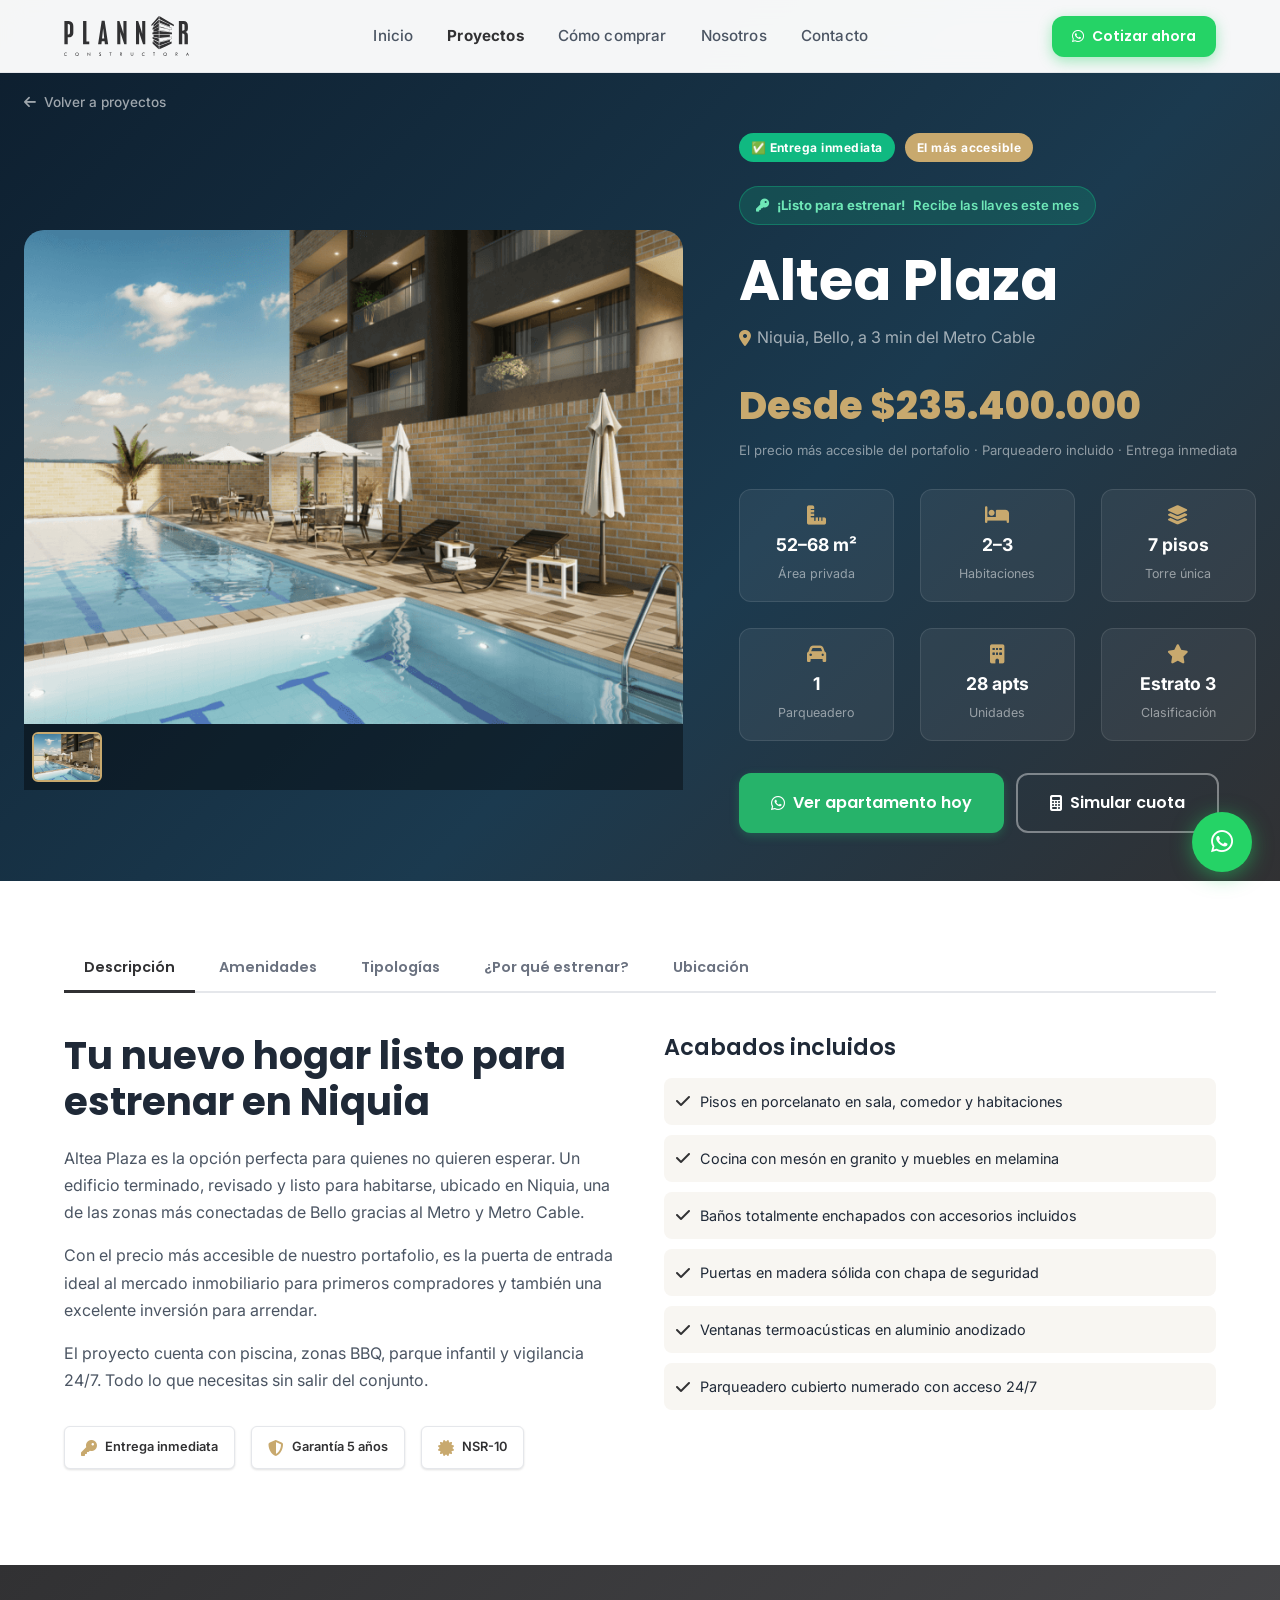
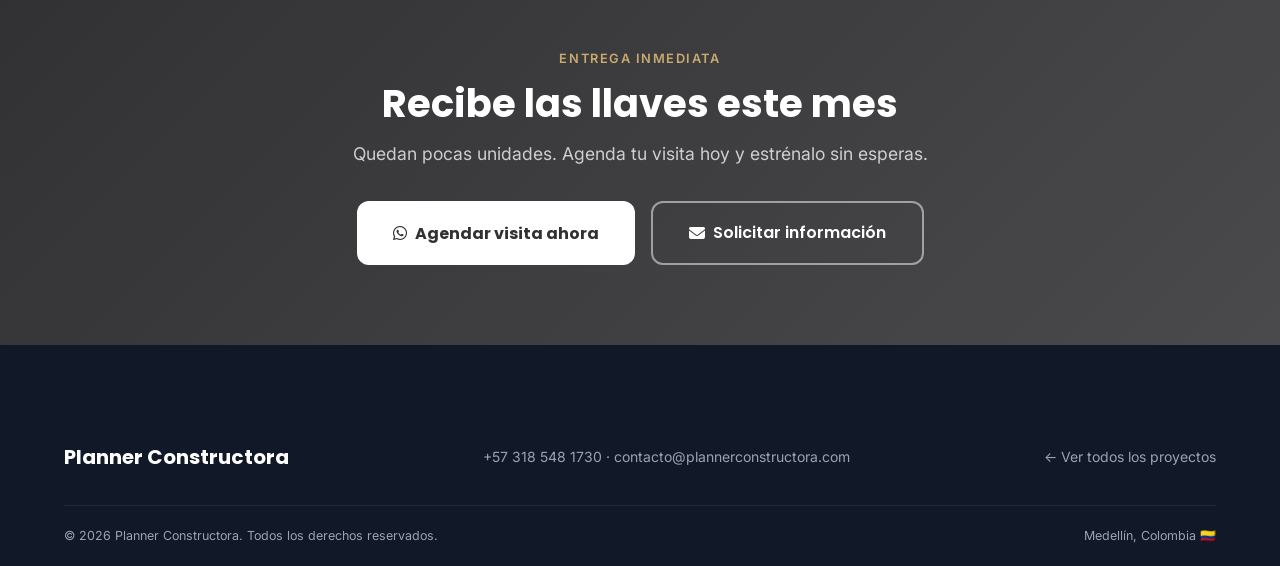
<file: planner-v2/proyectos/altea-plaza.html>
<!DOCTYPE html>
<html lang="es">
<head>
  <meta charset="UTF-8" />
  <meta name="viewport" content="width=device-width, initial-scale=1.0" />
  <title>Altea Plaza | Apartamentos en Niquia, Bello | Entrega Inmediata | Planner Constructora</title>
  <meta name="description" content="Altea Plaza: apartamentos desde $235.400.000 en Niquia, Bello. Entrega inmediata. 2-3 habitaciones, 52-68 m², piscina, zona Metro Cable. Estrena hoy." />
  <link rel="preconnect" href="https://fonts.googleapis.com" />
  <link rel="preconnect" href="https://fonts.gstatic.com" crossorigin />
  <link href="https://fonts.googleapis.com/css2?family=Poppins:wght@400;600;700;800&family=Inter:wght@400;500;600&display=swap" rel="stylesheet" />
  <link rel="stylesheet" href="https://cdnjs.cloudflare.com/ajax/libs/font-awesome/6.5.0/css/all.min.css" />
  <link rel="stylesheet" href="../css/styles.css" />
  <style>
    .proyecto-hero { padding-top:72px; background:linear-gradient(135deg,#0D1E2E 0%,#1B3A4F 60%,#313133 100%); padding-bottom:0; }
    .proyecto-hero .container { max-width:1360px; }
    .proyecto-breadcrumb { display:inline-flex; align-items:center; gap:8px; color:rgba(255,255,255,.6); font-size:.85rem; font-weight:500; text-decoration:none; margin-top:20px; transition:color 200ms ease; }
    .proyecto-breadcrumb:hover { color:#C8A96E; }
    .proyecto-hero__inner { display:grid; grid-template-columns:56fr 44fr; gap:56px; align-items:start; padding:24px 0 0; }
    .gallery-main { width:100%; aspect-ratio:4/3; object-fit:cover; display:block; }
    .gallery-thumbs { display:flex; gap:8px; padding:8px; background:rgba(0,0,0,.4); overflow-x:auto; -webkit-overflow-scrolling:touch; }
    .gallery-thumb { width:70px; height:50px; object-fit:cover; border-radius:6px; cursor:pointer; border:2px solid transparent; transition:border-color .2s; flex-shrink:0; }
    .gallery-thumb.active { border-color:#C8A96E; }
    .proyecto-hero__gallery { position:relative; border-radius:20px 20px 0 0; overflow:hidden; align-self:center; }
    .proyecto-hero__info { padding-bottom:48px; margin-top:-6px; }
    .proyecto-badge-row { display:flex; gap:10px; flex-wrap:wrap; margin-bottom:24px; }
    .proyecto-hero__title { color:#fff; margin-bottom:12px; }
    .proyecto-hero__location { color:rgba(255,255,255,.6); display:flex; align-items:center; gap:6px; margin-bottom:24px; }
    .precio-grande { font-family:'Poppins',sans-serif; font-size:2.4rem; font-weight:800; color:#C8A96E; margin-bottom:4px; }
    .precio-note { font-size:.82rem; color:rgba(255,255,255,.5); margin-bottom:28px; }
    .specs-grid { display:grid; grid-template-columns:repeat(3,1fr); gap:26px; margin-bottom:32px; }
    .spec-box { background:rgba(255,255,255,.06); border:1px solid rgba(255,255,255,.1); border-radius:12px; padding:16px; text-align:center; }
    .spec-box i { color:#C8A96E; font-size:1.2rem; margin-bottom:6px; display:block; }
    .spec-box strong { display:block; color:#fff; font-size:1.1rem; }
    .spec-box span { font-size:.78rem; color:rgba(255,255,255,.5); }
    .hero-ctas { display:flex; gap:12px; flex-wrap:wrap; }
    .hero-ctas .btn { min-height:50px; padding:15px 32px; }
    .hero-ctas .btn-whatsapp { background:#26B36A; box-shadow:0 3px 10px rgba(38,179,106,.3); }
    .hero-ctas .btn-whatsapp:hover { background:#20A05E; }
    .immediate-badge { display:inline-flex; align-items:center; gap:8px; background:rgba(16,185,129,.2); border:1px solid rgba(16,185,129,.4); color:#6EE7B7; padding:8px 16px; border-radius:20px; font-size:.82rem; font-weight:600; margin-bottom:24px; }
    .tabs-nav { display:flex; gap:4px; border-bottom:2px solid #E5E7EB; margin-bottom:40px; flex-wrap:wrap; }
    .tab-btn { padding:12px 20px; font-family:'Poppins',sans-serif; font-size:.9rem; font-weight:600; color:#6B7280; border-bottom:3px solid transparent; margin-bottom:-2px; cursor:pointer; transition:color .2s,border-color .2s; }
    .tab-btn.active { color:#313133; border-bottom-color:#313133; }
    .tab-panel { display:none; }
    .tab-panel.active { display:block; }
    .amenidades-grid { display:grid; grid-template-columns:repeat(auto-fill,minmax(180px,1fr)); gap:16px; }
    .amenidad-item { display:flex; align-items:center; gap:12px; background:#F8F6F2; border-radius:10px; padding:14px 16px; font-size:.88rem; font-weight:500; color:#1F2937; }
    .amenidad-item i { color:#313133; font-size:1.1rem; width:20px; text-align:center; }
    .tipologia-card { background:#F8F6F2; border-radius:16px; padding:24px; border:1px solid #E5E7EB; display:flex; align-items:center; gap:24px; margin-bottom:16px; }
    .tipologia-img { width:120px; height:100px; background:#E5E7EB; border-radius:8px; display:flex; align-items:center; justify-content:center; flex-shrink:0; flex-direction:column; gap:4px; font-size:.75rem; color:#9CA3AF; text-align:center; }
    .estrenar-box { background:linear-gradient(135deg,rgba(16,185,129,.08),rgba(49,49,51,.06)); border:1px solid rgba(16,185,129,.2); border-radius:16px; padding:28px; margin-bottom:24px; }
    @media(max-width:768px){ .proyecto-hero__inner{grid-template-columns:1fr;} .specs-grid{grid-template-columns:repeat(3,1fr);} .hero-ctas{flex-direction:column;} .tipologia-card{flex-direction:column;align-items:flex-start;} .pg-stack-md{grid-template-columns:1fr !important;} }
    @media(max-width:480px){ .specs-grid{grid-template-columns:repeat(2,1fr);} }
  </style>
</head>
<body>

<nav class="navbar" id="navbar">
  <div class="container">
    <div class="navbar__inner">
      <a href="../index.html" class="navbar__logo">
        <img src="../img/planner-logo-black.svg" alt="Planner Constructora" style="height:40px;width:auto" />
      </a>
      <ul class="navbar__nav">
        <li><a href="../index.html">Inicio</a></li>
        <li><a href="../index.html#proyectos" class="active">Proyectos</a></li>
        <li><a href="../index.html#proceso">Cómo comprar</a></li>
        <li><a href="../index.html#nosotros">Nosotros</a></li>
        <li><a href="../index.html#contacto">Contacto</a></li>
      </ul>
      <div class="navbar__actions">
        <button class="btn btn-whatsapp btn-sm" onclick="openWhatsApp('Altea Plaza')">
          <i class="fab fa-whatsapp"></i> Cotizar ahora
        </button>
      </div>
      <button class="navbar__hamburger" id="hamburger" aria-label="Menú"><span></span><span></span><span></span></button>
    </div>
  </div>
</nav>
<div class="mobile-nav" id="mobile-nav">
  <a href="../index.html">Inicio</a>
  <a href="../index.html#proyectos">Proyectos</a>
  <a href="../index.html#proceso">Cómo comprar</a>
  <a href="../index.html#nosotros">Nosotros</a>
  <a href="../index.html#contacto">Contacto</a>
  <button class="btn btn-whatsapp" onclick="openWhatsApp('Altea Plaza')"><i class="fab fa-whatsapp"></i> Cotizar ahora</button>
</div>

<!-- HERO -->
<section class="proyecto-hero">
  <div class="container">
    <a href="../index.html#proyectos" class="proyecto-breadcrumb"><i class="fas fa-arrow-left"></i> Volver a proyectos</a>
    <div class="proyecto-hero__inner">
      <div class="proyecto-hero__gallery reveal">
        <img id="gallery-main-img"
          src="../img/altea-card.png"
          alt="Render Altea Plaza, Niquia Bello"
          class="gallery-main" width="800" height="380" />
        <div class="gallery-thumbs">
          <img src="../img/altea-card.png" alt="" class="gallery-thumb active" onclick="changeImg(this,'../img/altea-card.png')" />
        </div>
      </div>

      <div class="proyecto-hero__info">
        <div class="proyecto-badge-row">
          <span class="proyecto-card__badge badge-disponible" style="position:static">✅ Entrega inmediata</span>
          <span class="proyecto-card__badge" style="position:static;background:#C8A96E;color:#fff">El más accesible</span>
        </div>
        <div class="immediate-badge">
          <i class="fas fa-key"></i> <strong>¡Listo para estrenar!</strong> Recibe las llaves este mes
        </div>
        <h1 class="proyecto-hero__title">Altea Plaza</h1>
        <div class="proyecto-hero__location">
          <i class="fas fa-map-marker-alt" style="color:#C8A96E"></i>
          Niquia, Bello, a 3 min del Metro Cable
        </div>
        <div class="precio-grande">Desde $235.400.000</div>
        <div class="precio-note">El precio más accesible del portafolio · Parqueadero incluido · Entrega inmediata</div>

        <div class="specs-grid">
          <div class="spec-box"><i class="fas fa-ruler-combined"></i><strong>52–68 m²</strong><span>Área privada</span></div>
          <div class="spec-box"><i class="fas fa-bed"></i><strong>2–3</strong><span>Habitaciones</span></div>
          <div class="spec-box"><i class="fas fa-layer-group"></i><strong>7 pisos</strong><span>Torre única</span></div>
          <div class="spec-box"><i class="fas fa-car"></i><strong>1</strong><span>Parqueadero</span></div>
          <div class="spec-box"><i class="fas fa-building"></i><strong>28 apts</strong><span>Unidades</span></div>
          <div class="spec-box"><i class="fas fa-star"></i><strong>Estrato 3</strong><span>Clasificación</span></div>
        </div>

        <div class="hero-ctas">
          <button class="btn btn-whatsapp btn-lg" onclick="openWhatsApp('Altea Plaza: quiero ver el apartamento')">
            <i class="fab fa-whatsapp"></i> Ver apartamento hoy
          </button>
          <a href="../index.html#calculadora" class="btn btn-outline btn-lg" style="border-color:rgba(255,255,255,.4);color:#fff">
            <i class="fas fa-calculator"></i> Simular cuota
          </a>
        </div>
      </div>
    </div>
  </div>
</section>

<!-- TABS -->
<section style="padding-top:64px;padding-bottom:96px">
  <div class="container">
    <div class="tabs-nav">
      <button class="tab-btn active" onclick="switchTab('descripcion',this)">Descripción</button>
      <button class="tab-btn"        onclick="switchTab('amenidades',this)">Amenidades</button>
      <button class="tab-btn"        onclick="switchTab('tipologias',this)">Tipologías</button>
      <button class="tab-btn"        onclick="switchTab('estrenar',this)">¿Por qué estrenar?</button>
      <button class="tab-btn"        onclick="switchTab('ubicacion',this)">Ubicación</button>
    </div>

    <!-- Descripción -->
    <div class="tab-panel active" id="tab-descripcion">
      <div class="pg-stack-md" style="display:grid;grid-template-columns:1fr 1fr;gap:48px;align-items:start">
        <div>
          <h2 style="margin-bottom:20px">Tu nuevo hogar listo para estrenar en Niquia</h2>
          <p style="color:#4B5563;margin-bottom:16px">Altea Plaza es la opción perfecta para quienes no quieren esperar. Un edificio terminado, revisado y listo para habitarse, ubicado en Niquia, una de las zonas más conectadas de Bello gracias al Metro y Metro Cable.</p>
          <p style="color:#4B5563;margin-bottom:16px">Con el precio más accesible de nuestro portafolio, es la puerta de entrada ideal al mercado inmobiliario para primeros compradores y también una excelente inversión para arrendar.</p>
          <p style="color:#4B5563;margin-bottom:24px">El proyecto cuenta con piscina, zonas BBQ, parque infantil y vigilancia 24/7. Todo lo que necesitas sin salir del conjunto.</p>
          <div class="certs-row">
            <div class="cert-badge"><i class="fas fa-key"></i> Entrega inmediata</div>
            <div class="cert-badge"><i class="fas fa-shield-alt"></i> Garantía 5 años</div>
            <div class="cert-badge"><i class="fas fa-certificate"></i> NSR-10</div>
          </div>
        </div>
        <div>
          <h3 style="margin-bottom:16px">Acabados incluidos</h3>
          <div style="display:flex;flex-direction:column;gap:10px">
            <div style="display:flex;align-items:center;gap:10px;padding:12px;background:#F8F6F2;border-radius:8px"><i class="fas fa-check" style="color:#313133;flex-shrink:0"></i><span style="font-size:.9rem">Pisos en porcelanato en sala, comedor y habitaciones</span></div>
            <div style="display:flex;align-items:center;gap:10px;padding:12px;background:#F8F6F2;border-radius:8px"><i class="fas fa-check" style="color:#313133;flex-shrink:0"></i><span style="font-size:.9rem">Cocina con mesón en granito y muebles en melamina</span></div>
            <div style="display:flex;align-items:center;gap:10px;padding:12px;background:#F8F6F2;border-radius:8px"><i class="fas fa-check" style="color:#313133;flex-shrink:0"></i><span style="font-size:.9rem">Baños totalmente enchapados con accesorios incluidos</span></div>
            <div style="display:flex;align-items:center;gap:10px;padding:12px;background:#F8F6F2;border-radius:8px"><i class="fas fa-check" style="color:#313133;flex-shrink:0"></i><span style="font-size:.9rem">Puertas en madera sólida con chapa de seguridad</span></div>
            <div style="display:flex;align-items:center;gap:10px;padding:12px;background:#F8F6F2;border-radius:8px"><i class="fas fa-check" style="color:#313133;flex-shrink:0"></i><span style="font-size:.9rem">Ventanas termoacústicas en aluminio anodizado</span></div>
            <div style="display:flex;align-items:center;gap:10px;padding:12px;background:#F8F6F2;border-radius:8px"><i class="fas fa-check" style="color:#313133;flex-shrink:0"></i><span style="font-size:.9rem">Parqueadero cubierto numerado con acceso 24/7</span></div>
          </div>
        </div>
      </div>
    </div>

    <!-- Amenidades -->
    <div class="tab-panel" id="tab-amenidades">
      <h2 style="margin-bottom:8px">Todo lo que necesitas dentro de tu conjunto</h2>
      <p style="color:#4B5563;margin-bottom:32px">Áreas sociales completamente terminadas y listas para disfrutar desde el día uno.</p>
      <div class="amenidades-grid">
        <div class="amenidad-item"><i class="fas fa-swimming-pool"></i> Piscina adultos</div>
        <div class="amenidad-item"><i class="fas fa-water"></i> Jacuzzi exterior</div>
        <div class="amenidad-item"><i class="fas fa-dumbbell"></i> Gimnasio equipado</div>
        <div class="amenidad-item"><i class="fas fa-users"></i> Salón social</div>
        <div class="amenidad-item"><i class="fas fa-fire"></i> Zona BBQ</div>
        <div class="amenidad-item"><i class="fas fa-child"></i> Parque infantil</div>
        <div class="amenidad-item"><i class="fas fa-tree"></i> Sendero jardines</div>
        <div class="amenidad-item"><i class="fas fa-car"></i> Parqueo visitantes</div>
        <div class="amenidad-item"><i class="fas fa-shield-alt"></i> Portería 24/7</div>
        <div class="amenidad-item"><i class="fas fa-bicycle"></i> Cicloparqueadero</div>
        <div class="amenidad-item"><i class="fas fa-camera"></i> CCTV en zonas comunes</div>
        <div class="amenidad-item"><i class="fas fa-couch"></i> Sala de juegos</div>
      </div>
    </div>

    <!-- Tipologías -->
    <div class="tab-panel" id="tab-tipologias">
      <h2 style="margin-bottom:8px">Tipologías disponibles, entrega inmediata</h2>
      <p style="color:#4B5563;margin-bottom:32px">Quedan pocas unidades disponibles. Agenda tu visita hoy.</p>

      <div class="tipologia-card">
        <div class="tipologia-img"><i class="fas fa-home" style="font-size:2rem;color:#9CA3AF"></i><span>Tipo A</span></div>
        <div style="flex:1">
          <div style="display:flex;align-items:center;gap:8px;margin-bottom:6px">
            <h3 style="margin:0">Tipo A: 52 m² · 2 Hab.</h3>
            <span style="background:#10B981;color:#fff;font-size:.72rem;font-weight:700;padding:3px 8px;border-radius:4px">DISPONIBLE</span>
          </div>
          <p style="color:#4B5563;font-size:.9rem;margin-bottom:12px">Ideal para parejas. Cocina integrada tipo americano, sala-comedor, 2 habitaciones, 1 baño completo y zona de ropas.</p>
          <div style="display:flex;gap:20px;flex-wrap:wrap">
            <span style="font-size:.875rem;color:#313133;font-weight:600"><i class="fas fa-ruler-combined"></i> 52 m²</span>
            <span style="font-size:.875rem;color:#313133;font-weight:600"><i class="fas fa-tag"></i> Desde $235.400.000</span>
            <span style="font-size:.875rem;color:#10B981;font-weight:600"><i class="fas fa-key"></i> Entrega inmediata</span>
          </div>
        </div>
        <button class="btn btn-whatsapp btn-sm" onclick="openWhatsApp('Altea Plaza: Tipo A 52m²: quiero agendar visita')" style="white-space:nowrap"><i class="fab fa-whatsapp"></i> Ver hoy</button>
      </div>

      <div class="tipologia-card">
        <div class="tipologia-img"><i class="fas fa-home" style="font-size:2rem;color:#9CA3AF"></i><span>Tipo B</span></div>
        <div style="flex:1">
          <div style="display:flex;align-items:center;gap:8px;margin-bottom:6px">
            <h3 style="margin:0">Tipo B: 60 m² · 2 Hab. + Estudio</h3>
            <span style="background:#10B981;color:#fff;font-size:.72rem;font-weight:700;padding:3px 8px;border-radius:4px">DISPONIBLE</span>
          </div>
          <p style="color:#4B5563;font-size:.9rem;margin-bottom:12px">2 habitaciones + estudio que puede ser habitación adicional. Balcón privado con vista al jardín. 2 baños completos.</p>
          <div style="display:flex;gap:20px;flex-wrap:wrap">
            <span style="font-size:.875rem;color:#313133;font-weight:600"><i class="fas fa-ruler-combined"></i> 60 m²</span>
            <span style="font-size:.875rem;color:#313133;font-weight:600"><i class="fas fa-tag"></i> Desde $255.000.000</span>
            <span style="font-size:.875rem;color:#10B981;font-weight:600"><i class="fas fa-key"></i> Entrega inmediata</span>
          </div>
        </div>
        <button class="btn btn-whatsapp btn-sm" onclick="openWhatsApp('Altea Plaza: Tipo B 60m²: quiero agendar visita')" style="white-space:nowrap"><i class="fab fa-whatsapp"></i> Ver hoy</button>
      </div>

      <div class="tipologia-card">
        <div class="tipologia-img"><i class="fas fa-home" style="font-size:2rem;color:#9CA3AF"></i><span>Tipo C</span></div>
        <div style="flex:1">
          <div style="display:flex;align-items:center;gap:8px;margin-bottom:6px">
            <h3 style="margin:0">Tipo C: 68 m² · 3 Hab.</h3>
            <span style="background:#F59E0B;color:#fff;font-size:.72rem;font-weight:700;padding:3px 8px;border-radius:4px">ÚLTIMAS 2</span>
          </div>
          <p style="color:#4B5563;font-size:.9rem;margin-bottom:12px">La unidad más grande. 3 habitaciones completas, 2 baños, balcón panorámico y habitación principal con closet amplio.</p>
          <div style="display:flex;gap:20px;flex-wrap:wrap">
            <span style="font-size:.875rem;color:#313133;font-weight:600"><i class="fas fa-ruler-combined"></i> 68 m²</span>
            <span style="font-size:.875rem;color:#313133;font-weight:600"><i class="fas fa-tag"></i> Desde $278.000.000</span>
            <span style="font-size:.875rem;color:#F59E0B;font-weight:600"><i class="fas fa-exclamation-circle"></i> Solo 2 disponibles</span>
          </div>
        </div>
        <button class="btn btn-whatsapp btn-sm" onclick="openWhatsApp('Altea Plaza: Tipo C 68m²: quiero reservar antes de que se agote')" style="white-space:nowrap"><i class="fab fa-whatsapp"></i> Reservar</button>
      </div>
    </div>

    <!-- Por qué estrenar -->
    <div class="tab-panel" id="tab-estrenar">
      <h2 style="margin-bottom:8px">5 razones para estrenar en Altea Plaza hoy</h2>
      <p style="color:#4B5563;margin-bottom:32px">No esperes más. La mejor decisión es la que tomas ahora.</p>

      <div class="estrenar-box">
        <div class="pg-stack-md" style="display:grid;grid-template-columns:1fr 1fr;gap:24px">
          <div style="display:flex;gap:16px;align-items:flex-start">
            <div style="width:44px;height:44px;background:rgba(16,185,129,.15);border-radius:10px;display:flex;align-items:center;justify-content:center;flex-shrink:0"><span style="font-size:1.3rem;font-weight:800;color:#10B981">1</span></div>
            <div><h4 style="margin-bottom:6px;color:#1F2937">Sin esperar años</h4><p style="font-size:.875rem;color:#4B5563">Recibes las llaves este mes. No esperas 2 o 3 años mientras la obra avanza.</p></div>
          </div>
          <div style="display:flex;gap:16px;align-items:flex-start">
            <div style="width:44px;height:44px;background:rgba(16,185,129,.15);border-radius:10px;display:flex;align-items:center;justify-content:center;flex-shrink:0"><span style="font-size:1.3rem;font-weight:800;color:#10B981">2</span></div>
            <div><h4 style="margin-bottom:6px;color:#1F2937">Lo ves antes de comprar</h4><p style="font-size:.875rem;color:#4B5563">Puedes visitar el apartamento real antes de firmar. Sin sorpresas con renders vs. realidad.</p></div>
          </div>
          <div style="display:flex;gap:16px;align-items:flex-start">
            <div style="width:44px;height:44px;background:rgba(16,185,129,.15);border-radius:10px;display:flex;align-items:center;justify-content:center;flex-shrink:0"><span style="font-size:1.3rem;font-weight:800;color:#10B981">3</span></div>
            <div><h4 style="margin-bottom:6px;color:#1F2937">Empieza a arrendar desde día 1</h4><p style="font-size:.875rem;color:#4B5563">Si es inversión, el apartamento puede generar canon de arrendamiento desde que firmas escritura.</p></div>
          </div>
          <div style="display:flex;gap:16px;align-items:flex-start">
            <div style="width:44px;height:44px;background:rgba(16,185,129,.15);border-radius:10px;display:flex;align-items:center;justify-content:center;flex-shrink:0"><span style="font-size:1.3rem;font-weight:800;color:#10B981">4</span></div>
            <div><h4 style="margin-bottom:6px;color:#1F2937">Precio antes del alza</h4><p style="font-size:.875rem;color:#4B5563">Los últimos apartamentos disponibles están al precio original. Cuando se agoten, el precio sube.</p></div>
          </div>
          <div style="display:flex;gap:16px;align-items:flex-start">
            <div style="width:44px;height:44px;background:rgba(16,185,129,.15);border-radius:10px;display:flex;align-items:center;justify-content:center;flex-shrink:0"><span style="font-size:1.3rem;font-weight:800;color:#10B981">5</span></div>
            <div><h4 style="margin-bottom:6px;color:#1F2937">Garantía de 5 años</h4><p style="font-size:.875rem;color:#4B5563">Como es obra nueva, tienes garantía legal de 5 años en estructura y 1 año en acabados.</p></div>
          </div>
          <div style="display:flex;gap:16px;align-items:flex-start;align-self:center">
            <button class="btn btn-primary btn-lg" onclick="openWhatsApp('Altea Plaza: quiero agendar visita esta semana')" style="width:100%;justify-content:center">
              <i class="fab fa-whatsapp"></i> Agendar visita
            </button>
          </div>
        </div>
      </div>
    </div>

    <!-- Ubicación -->
    <div class="tab-panel" id="tab-ubicacion">
      <h2 style="margin-bottom:8px">Niquia: la zona más conectada de Bello</h2>
      <p style="color:#4B5563;margin-bottom:24px">A 3 minutos del Metro Cable Picacho. Acceso directo al centro de Medellín en menos de 30 minutos.</p>
      <div class="pg-stack-md" style="display:grid;grid-template-columns:1.2fr 1fr;gap:40px;align-items:start">
        <div class="map-embed" style="margin-top:0">
          <iframe
            src="https://www.google.com/maps/embed?pb=!1m18!1m12!1m3!1d3966!2d-75.553!3d6.378!2m3!1f0!2f0!3f0!3m2!1i1024!2i768!4f13.1!3m3!1m2!1s0x0%3A0x0!2zBmUwyA!5e0!3m2!1ses!2sco!4v1700000000!5m2!1ses!2sco"
            width="100%" height="340" style="border:0" allowfullscreen loading="lazy"
            title="Ubicación Altea Plaza, Niquia Bello">
          </iframe>
        </div>
        <div>
          <h3 style="margin-bottom:16px">¿Qué hay cerca?</h3>
          <div style="display:flex;flex-direction:column;gap:10px">
            <div style="display:flex;justify-content:space-between;align-items:center;padding:10px 14px;background:#F8F6F2;border-radius:8px"><span style="display:flex;align-items:center;gap:8px;font-size:.9rem"><i class="fas fa-subway" style="color:#313133"></i> Metro Cable Picacho</span><span style="font-size:.82rem;color:#6B7280;font-weight:600">3 min</span></div>
            <div style="display:flex;justify-content:space-between;align-items:center;padding:10px 14px;background:#F8F6F2;border-radius:8px"><span style="display:flex;align-items:center;gap:8px;font-size:.9rem"><i class="fas fa-train" style="color:#313133"></i> Estación Niquia (Metro)</span><span style="font-size:.82rem;color:#6B7280;font-weight:600">5 min</span></div>
            <div style="display:flex;justify-content:space-between;align-items:center;padding:10px 14px;background:#F8F6F2;border-radius:8px"><span style="display:flex;align-items:center;gap:8px;font-size:.9rem"><i class="fas fa-shopping-cart" style="color:#313133"></i> CC Puerta del Norte</span><span style="font-size:.82rem;color:#6B7280;font-weight:600">8 min</span></div>
            <div style="display:flex;justify-content:space-between;align-items:center;padding:10px 14px;background:#F8F6F2;border-radius:8px"><span style="display:flex;align-items:center;gap:8px;font-size:.9rem"><i class="fas fa-school" style="color:#313133"></i> Colegios públicos y privados</span><span style="font-size:.82rem;color:#6B7280;font-weight:600">5 min</span></div>
            <div style="display:flex;justify-content:space-between;align-items:center;padding:10px 14px;background:#F8F6F2;border-radius:8px"><span style="display:flex;align-items:center;gap:8px;font-size:.9rem"><i class="fas fa-utensils" style="color:#313133"></i> Zona gastronómica Niquia</span><span style="font-size:.82rem;color:#6B7280;font-weight:600">2 min</span></div>
            <div style="display:flex;justify-content:space-between;align-items:center;padding:10px 14px;background:#F8F6F2;border-radius:8px"><span style="display:flex;align-items:center;gap:8px;font-size:.9rem"><i class="fas fa-city" style="color:#313133"></i> Centro de Medellín</span><span style="font-size:.82rem;color:#6B7280;font-weight:600">30 min</span></div>
          </div>
        </div>
      </div>
    </div>

  </div>
</section>

<!-- CTA -->
<section class="cta-banner">
  <div class="container">
    <span class="section-label" style="color:var(--color-gold)">Entrega inmediata</span>
    <h2>Recibe las llaves este mes</h2>
    <p>Quedan pocas unidades. Agenda tu visita hoy y estrénalo sin esperas.</p>
    <div class="cta-banner__btns">
      <button class="btn btn-white btn-lg" onclick="openWhatsApp('Altea Plaza: quiero agendar visita para ver el apartamento esta semana')">
        <i class="fab fa-whatsapp"></i> Agendar visita ahora
      </button>
      <a href="../index.html#contacto" class="btn btn-outline btn-lg" style="border-color:rgba(255,255,255,.5);color:#fff">
        <i class="fas fa-envelope"></i> Solicitar información
      </a>
    </div>
  </div>
</section>

<footer class="footer">
  <div class="container">
    <div style="display:flex;justify-content:space-between;align-items:center;flex-wrap:wrap;gap:16px;padding:32px 0">
      <a href="../index.html" class="navbar__logo"><span style="color:#fff">Planner Constructora</span></a>
      <span style="font-size:.875rem">+57 318 548 1730 · contacto@plannerconstructora.com</span>
      <a href="../index.html#proyectos" style="color:#9CA3AF;font-size:.875rem">← Ver todos los proyectos</a>
    </div>
    <div class="footer-bottom" style="font-size:.78rem">
      <span>© 2026 Planner Constructora. Todos los derechos reservados.</span>
      <span>Medellín, Colombia 🇨🇴</span>
    </div>
  </div>
</footer>

<div class="wa-float" id="wa-float">
  <div class="wa-float__popup" id="wa-popup">
    <div class="wa-float__popup-header">
      <div class="wa-float__avatar"><i class="fab fa-whatsapp"></i></div>
      <div><h5>Asesor Altea Plaza</h5><p><span class="wa-float__status"></span> Disponible ahora</p></div>
    </div>
    <div class="wa-float__popup-body">
      <div class="wa-message">¡Hola! Altea Plaza tiene entrega inmediata. ¿Agendamos una visita hoy?</div>
      <div class="wa-options">
        <div class="wa-option" onclick="openWhatsApp('Altea Plaza: quiero agendar visita')"><i class="fas fa-calendar"></i> Agendar visita</div>
        <div class="wa-option" onclick="openWhatsApp('Altea Plaza: quiero cotizar')"><i class="fas fa-tag"></i> Cotizar</div>
        <div class="wa-option" onclick="openWhatsApp('Altea Plaza: opciones de financiación')"><i class="fas fa-university"></i> Opciones de pago</div>
      </div>
    </div>
  </div>
  <button class="wa-float__btn" id="wa-btn" aria-label="Abrir WhatsApp"><i class="fab fa-whatsapp"></i></button>
</div>

<script>
function openWhatsApp(project){ const msg=`Hola! Me interesa *${project}*. ¿Pueden ayudarme?`; window.open(`https://wa.me/573185481730?text=${encodeURIComponent(msg)}`,'_blank'); }
function changeImg(thumb,src){ document.getElementById('gallery-main-img').src=src; document.querySelectorAll('.gallery-thumb').forEach(t=>t.classList.remove('active')); thumb.classList.add('active'); }
function switchTab(id,btn){ document.querySelectorAll('.tab-panel').forEach(p=>p.classList.remove('active')); document.querySelectorAll('.tab-btn').forEach(b=>b.classList.remove('active')); document.getElementById('tab-'+id).classList.add('active'); btn.classList.add('active'); }
const navbar=document.getElementById('navbar'); window.addEventListener('scroll',()=>navbar.classList.toggle('scrolled',scrollY>20));
document.getElementById('hamburger')?.addEventListener('click',()=>document.getElementById('mobile-nav').classList.toggle('open'));
document.getElementById('wa-btn')?.addEventListener('click',e=>{e.stopPropagation();document.getElementById('wa-popup').classList.toggle('open');});
document.addEventListener('click',e=>{if(!document.getElementById('wa-float')?.contains(e.target))document.getElementById('wa-popup')?.classList.remove('open');});
const obs=new IntersectionObserver(entries=>entries.forEach(e=>{if(e.isIntersecting){e.target.classList.add('visible');obs.unobserve(e.target);}}),{threshold:.12});
document.querySelectorAll('.reveal').forEach(el=>obs.observe(el));
</script>
</body>
</html>
</file>
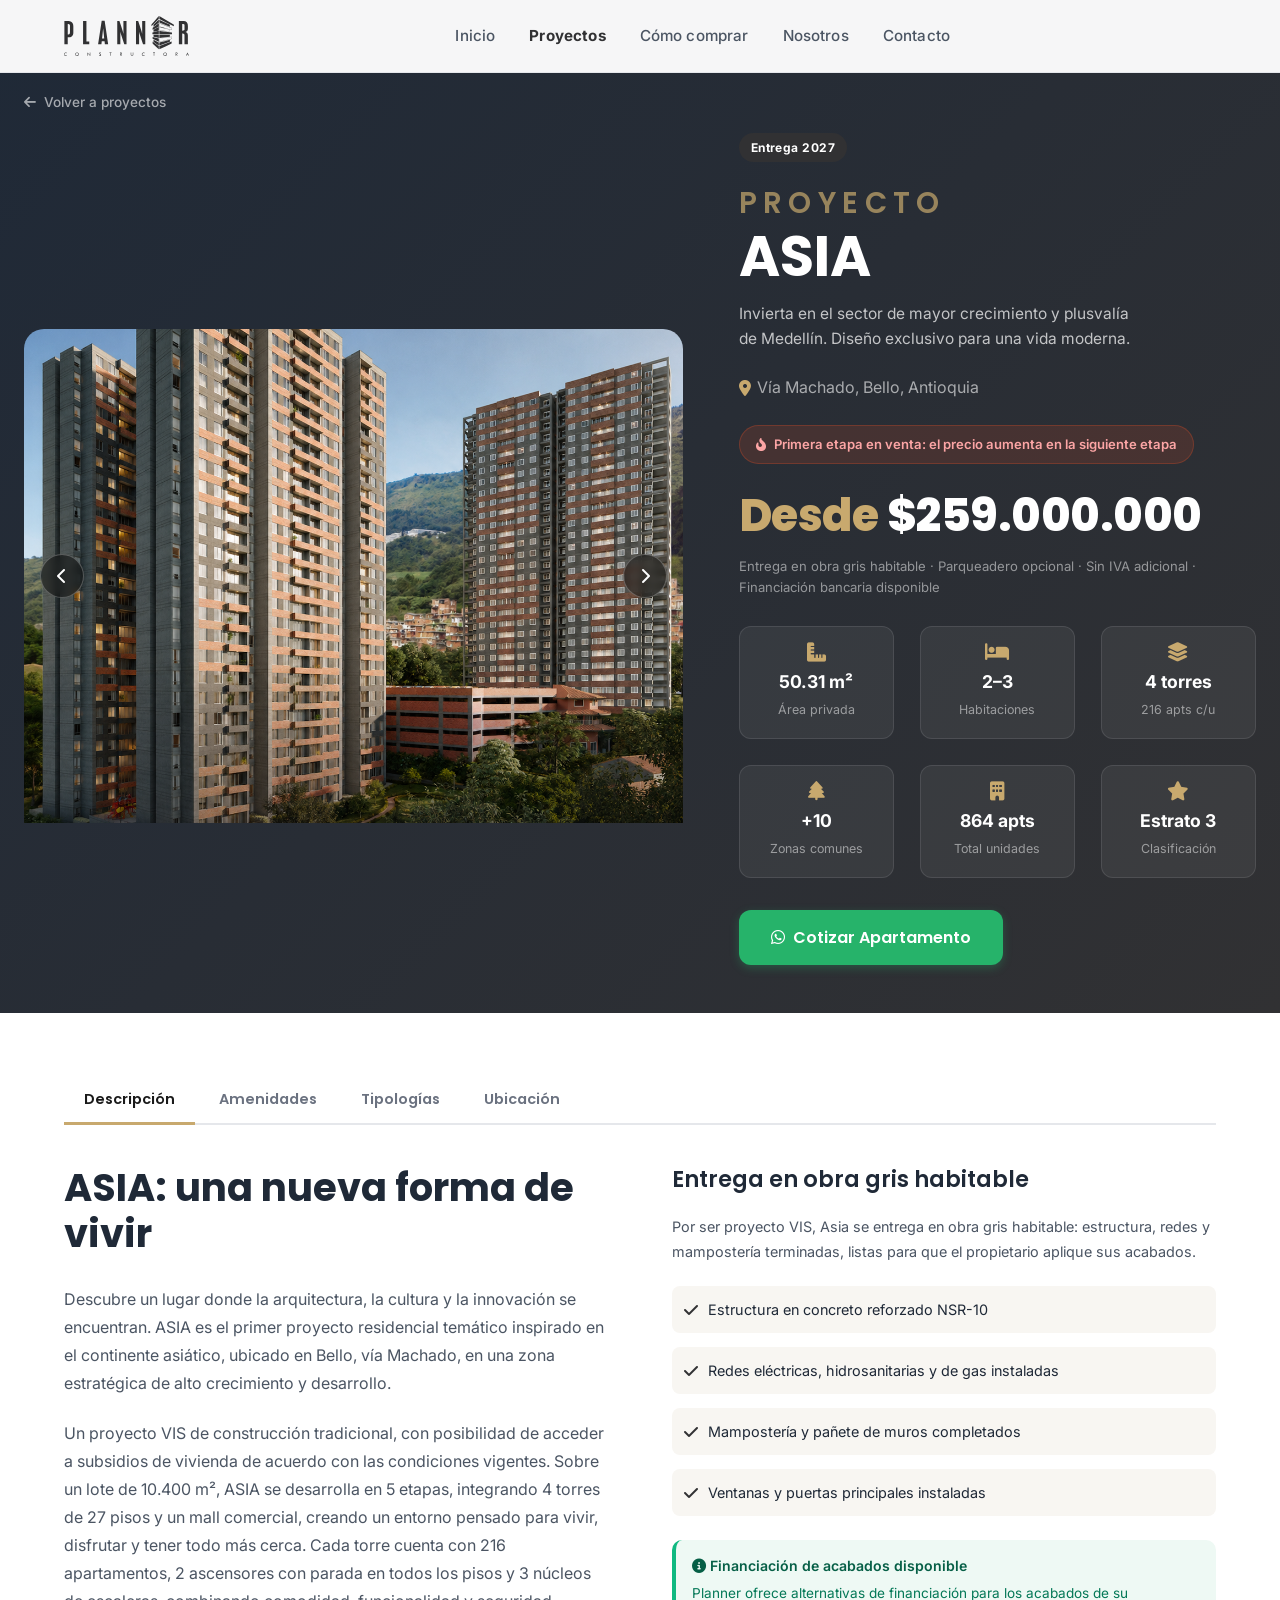
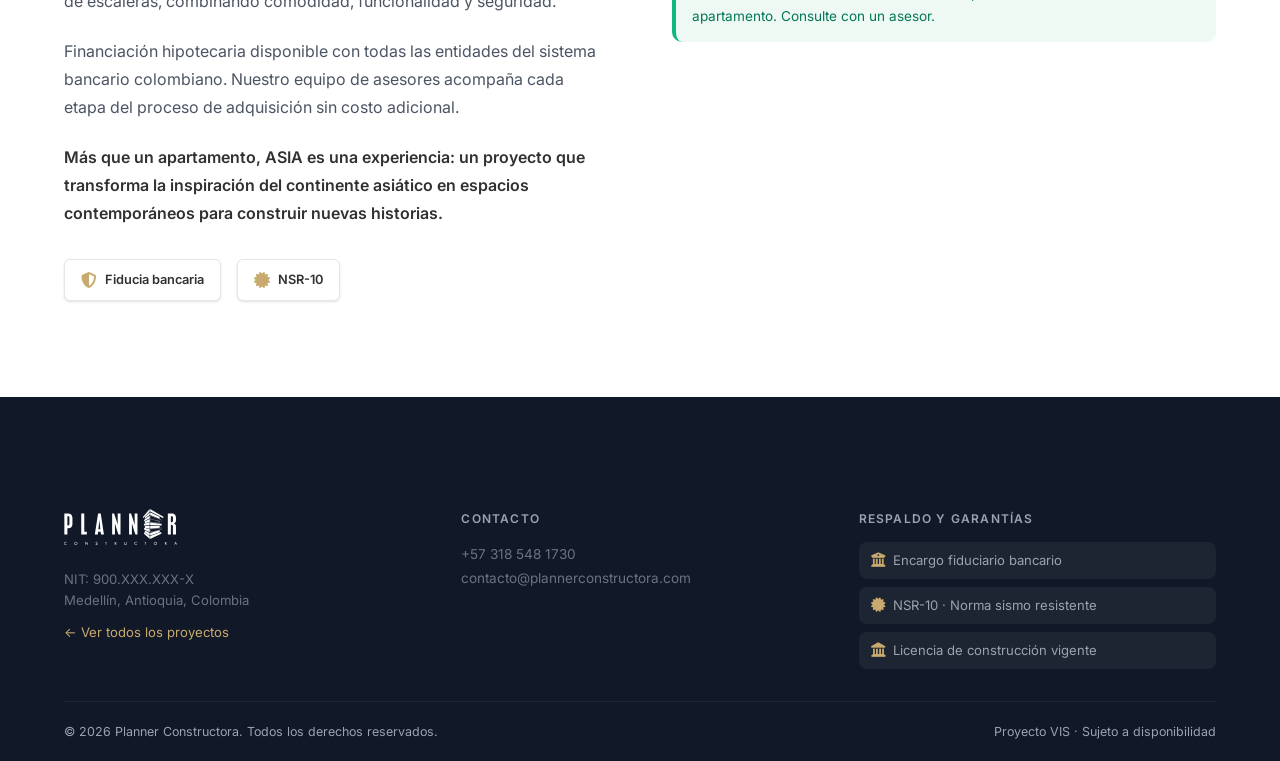
<file: planner-v2/proyectos/asia.html>
<!DOCTYPE html>
<html lang="es">
<head>
  <meta charset="UTF-8" />
  <meta name="viewport" content="width=device-width, initial-scale=1.0" />
  <title>Proyecto Asia | Apartamentos en Vía Machado, Bello | Planner Constructora</title>
  <meta name="description" content="Proyecto Asia: primer proyecto residencial temático asiático en Vía Machado, Bello. Desde $259.000.000. 4 torres, mall comercial, unidades de 50.31 m². Proyecto VIS, entrega 2027." />
  <link rel="preconnect" href="https://fonts.googleapis.com" />
  <link rel="preconnect" href="https://fonts.gstatic.com" crossorigin />
  <link href="https://fonts.googleapis.com/css2?family=Poppins:wght@400;600;700;800&family=Inter:wght@400;500;600&display=swap" rel="stylesheet" />
  <link rel="stylesheet" href="https://cdnjs.cloudflare.com/ajax/libs/font-awesome/6.5.0/css/all.min.css" />
  <link rel="stylesheet" href="../css/styles.css" />
  <style>
    .proyecto-hero { padding-top:72px; background:linear-gradient(135deg,#1F2937 0%,#313133 100%); padding-bottom:0; }
    .proyecto-hero .container { max-width:1360px; }
    .proyecto-breadcrumb { display:inline-flex; align-items:center; gap:8px; color:rgba(255,255,255,.6); font-size:.85rem; font-weight:500; text-decoration:none; margin-top:20px; transition:color 200ms ease; }
    .proyecto-breadcrumb:hover { color:#C8A96E; }
    .proyecto-hero__inner { display:grid; grid-template-columns:56fr 44fr; gap:56px; align-items:start; padding:24px 0 0; }
    .gallery-main { width:100%; aspect-ratio:4/3; object-fit:cover; display:block; }
    .gallery-arrow {
      position:absolute; top:50%; transform:translateY(-50%);
      width:44px; height:44px; border-radius:50%;
      background:rgba(0,0,0,.45); backdrop-filter:blur(4px);
      border:1px solid rgba(255,255,255,.25);
      color:#fff; font-size:1rem;
      display:flex; align-items:center; justify-content:center;
      cursor:pointer; transition:background .2s ease;
      z-index:2;
    }
    .gallery-arrow:hover { background:rgba(0,0,0,.7); }
    .gallery-arrow--prev { left:16px; }
    .gallery-arrow--next { right:16px; }
    .proyecto-hero__gallery { position:relative; border-radius:20px 20px 0 0; overflow:hidden; align-self:center; }
    .proyecto-hero__info { padding-bottom:48px; margin-top:-6px; }
    .proyecto-badge-row { display:flex; gap:10px; flex-wrap:wrap; margin-bottom:24px; }
    .proyecto-hero__title { color:#fff; margin-bottom:12px; }
    .proyecto-hero__location { color:rgba(255,255,255,.6); display:flex; align-items:center; gap:6px; margin-bottom:24px; }
    .precio-grande { font-family:'Poppins',sans-serif; font-size:2.4rem; font-weight:800; color:#C8A96E; margin-bottom:4px; }
    .precio-note { font-size:.82rem; color:rgba(255,255,255,.5); margin-bottom:28px; }
    .specs-grid { display:grid; grid-template-columns:repeat(3,1fr); gap:26px; margin-bottom:32px; }
    .spec-box { background:rgba(255,255,255,.06); border:1px solid rgba(255,255,255,.1); border-radius:12px; padding:16px; text-align:center; }
    .spec-box i { color:#C8A96E; font-size:1.2rem; margin-bottom:6px; display:block; }
    .spec-box strong { display:block; color:#fff; font-size:1.1rem; }
    .spec-box span { font-size:.78rem; color:rgba(255,255,255,.5); }
    .hero-ctas { display:flex; gap:12px; flex-wrap:wrap; }
    .hero-ctas .btn { min-height:50px; padding:15px 32px; }
    .hero-ctas .btn-whatsapp { background:#26B36A; box-shadow:0 3px 10px rgba(38,179,106,.3); }
    .hero-ctas .btn-whatsapp:hover { background:#20A05E; }
    .units-alert {
      display: inline-flex; align-items: center; gap: 8px;
      background: rgba(183,71,42,.2);
      border: 1px solid rgba(183,71,42,.4);
      color: #FCA5A5;
      padding: 8px 16px;
      border-radius: 20px;
      font-size: .82rem;
      font-weight: 600;
      margin-bottom: 16px;
    }
    .subsidy-badge { display:inline-flex; align-items:center; gap:8px; background:rgba(200,169,110,.2); border:1px solid rgba(200,169,110,.4); color:#C8A96E; padding:8px 16px; border-radius:20px; font-size:.82rem; font-weight:600; margin-bottom:20px; }
    .tabs-nav { display:flex; gap:4px; border-bottom:2px solid #E5E7EB; margin-bottom:40px; flex-wrap:wrap; }
    .tab-btn { padding:12px 20px; font-family:'Poppins',sans-serif; font-size:.9rem; font-weight:600; color:#6B7280; border-bottom:3px solid transparent; margin-bottom:-2px; cursor:pointer; transition:color 280ms ease,border-color 280ms ease; }
    .tab-btn.active { color:#1A1A1A; border-bottom-color:#C8A96E; }
    .tab-panel { display:none; }
    .tab-panel.active { display:block; }
    .amenidades-grid { display:grid; grid-template-columns:repeat(auto-fill,minmax(180px,1fr)); gap:16px; }
    .amenidad-item { display:flex; align-items:center; gap:12px; background:#F8F6F2; border-radius:10px; padding:14px 16px; font-size:.88rem; font-weight:500; color:#1F2937; }
    .amenidad-item i { color:#313133; font-size:1.1rem; width:20px; text-align:center; }
    .tipologia-card { background:#F8F6F2; border-radius:16px; padding:24px; border:1px solid #E5E7EB; display:flex; align-items:center; gap:24px; margin-bottom:16px; }
    .tipologia-img { width:120px; height:100px; background:#E5E7EB; border-radius:8px; display:flex; align-items:center; justify-content:center; flex-shrink:0; font-size:.75rem; color:#9CA3AF; text-align:center; flex-direction:column; gap:4px; }
    @media(max-width:768px){ .proyecto-hero__inner{grid-template-columns:1fr;} .specs-grid{grid-template-columns:repeat(3,1fr);} .hero-ctas{flex-direction:column;} .tipologia-card{flex-direction:column;align-items:flex-start;} .pg-stack-md{grid-template-columns:1fr !important;} }
    @media(max-width:480px){ .specs-grid{grid-template-columns:repeat(2,1fr);} }
  </style>
</head>
<body>

<nav class="navbar" id="navbar">
  <div class="container">
    <div class="navbar__inner">
      <a href="../index.html" class="navbar__logo">
        <img src="../img/planner-logo-black.svg" alt="Planner Constructora" style="height:40px;width:auto" />
      </a>
      <ul class="navbar__nav">
        <li><a href="../index.html">Inicio</a></li>
        <li><a href="../index.html#proyectos" class="active">Proyectos</a></li>
        <li><a href="../index.html#proceso">Cómo comprar</a></li>
        <li><a href="../index.html#nosotros">Nosotros</a></li>
        <li><a href="../index.html#contacto">Contacto</a></li>
      </ul>
      <div class="navbar__actions"></div>
      <button class="navbar__hamburger" id="hamburger" aria-label="Menú"><span></span><span></span><span></span></button>
    </div>
  </div>
</nav>
<div class="mobile-nav" id="mobile-nav">
  <a href="../index.html">Inicio</a>
  <a href="../index.html#proyectos">Proyectos</a>
  <a href="../index.html#proceso">Cómo comprar</a>
  <a href="../index.html#nosotros">Nosotros</a>
  <a href="../index.html#contacto">Contacto</a>
  <button class="btn btn-whatsapp" onclick="openWhatsApp('Asia')"><i class="fab fa-whatsapp"></i> Hablar con un asesor</button>
</div>

<!-- HERO -->
<section class="proyecto-hero">
  <div class="container">
    <a href="../index.html#proyectos" class="proyecto-breadcrumb"><i class="fas fa-arrow-left"></i> Volver a proyectos</a>
    <div class="proyecto-hero__inner">
      <div class="proyecto-hero__gallery reveal">
        <img id="gallery-main-img"
          src="../img/asia-nueva-fachada.png"
          alt="Render Proyecto Asia, Vía Machado Bello"
          class="gallery-main" width="800" height="380" />
        <button type="button" class="gallery-arrow gallery-arrow--prev" onclick="galleryNav(-1)" aria-label="Imagen anterior"><i class="fas fa-chevron-left"></i></button>
        <button type="button" class="gallery-arrow gallery-arrow--next" onclick="galleryNav(1)" aria-label="Imagen siguiente"><i class="fas fa-chevron-right"></i></button>
      </div>

      <div class="proyecto-hero__info">
        <div class="proyecto-badge-row">
          <span class="proyecto-card__badge badge-2026" style="position:static">Entrega 2027</span>
        </div>
        <h1 class="proyecto-hero__title">
          <span style="font-size:.52em;font-weight:600;color:rgba(200,169,110,.7);letter-spacing:.22em;text-transform:uppercase;display:block;margin-bottom:6px">Proyecto</span>
          ASIA
        </h1>
        <p style="color:rgba(255,255,255,.72);font-size:.97rem;line-height:1.6;margin-bottom:24px;max-width:400px">Invierta en el sector de mayor crecimiento y plusvalía de Medellín. Diseño exclusivo para una vida moderna.</p>
        <div class="proyecto-hero__location">
          <i class="fas fa-map-marker-alt" style="color:#C8A96E"></i>
          Vía Machado, Bello, Antioquia
        </div>
        <div class="units-alert"><i class="fas fa-fire-alt"></i> Primera etapa en venta: el precio aumenta en la siguiente etapa</div>
        <div class="precio-grande" style="font-size:2.8rem;letter-spacing:-.5px">Desde <span style="color:#fff">$259.000.000</span></div>
        <div class="precio-note">Entrega en obra gris habitable · Parqueadero opcional · Sin IVA adicional · Financiación bancaria disponible</div>

        <div class="specs-grid">
          <div class="spec-box"><i class="fas fa-ruler-combined"></i><strong>50.31 m²</strong><span>Área privada</span></div>
          <div class="spec-box"><i class="fas fa-bed"></i><strong>2–3</strong><span>Habitaciones</span></div>
          <div class="spec-box"><i class="fas fa-layer-group"></i><strong>4 torres</strong><span>216 apts c/u</span></div>
          <div class="spec-box"><i class="fas fa-tree"></i><strong>+10</strong><span>Zonas comunes</span></div>
          <div class="spec-box"><i class="fas fa-building"></i><strong>864 apts</strong><span>Total unidades</span></div>
          <div class="spec-box"><i class="fas fa-star"></i><strong>Estrato 3</strong><span>Clasificación</span></div>
        </div>

        <div class="hero-ctas">
          <button class="btn btn-whatsapp btn-lg" onclick="openWhatsApp('Asia: quiero cotizar un apartamento')">
            <i class="fab fa-whatsapp"></i> Cotizar Apartamento
          </button>
        </div>
      </div>
    </div>
  </div>
</section>

<!-- TABS -->
<section style="padding-top:64px;padding-bottom:96px">
  <div class="container">
    <div class="tabs-nav">
      <button class="tab-btn active" onclick="switchTab('descripcion',this)">Descripción</button>
      <button class="tab-btn"        onclick="switchTab('amenidades',this)">Amenidades</button>
      <button class="tab-btn"        onclick="switchTab('tipologias',this)">Tipologías</button>
      <button class="tab-btn"        onclick="switchTab('ubicacion',this)">Ubicación</button>
    </div>

    <!-- Descripción -->
    <div class="tab-panel active" id="tab-descripcion">
      <div class="pg-stack-md" style="display:grid;grid-template-columns:1fr 1fr;gap:64px;align-items:start">
        <div>
          <h2 style="margin-bottom:28px">ASIA: una nueva forma de vivir</h2>
          <p style="color:#4B5563;margin-bottom:22px;line-height:1.75">Descubre un lugar donde la arquitectura, la cultura y la innovación se encuentran. ASIA es el primer proyecto residencial temático inspirado en el continente asiático, ubicado en Bello, vía Machado, en una zona estratégica de alto crecimiento y desarrollo.</p>
          <p style="color:#4B5563;margin-bottom:22px;line-height:1.75">Un proyecto VIS de construcción tradicional, con posibilidad de acceder a subsidios de vivienda de acuerdo con las condiciones vigentes. Sobre un lote de 10.400 m², ASIA se desarrolla en 5 etapas, integrando 4 torres de 27 pisos y un mall comercial, creando un entorno pensado para vivir, disfrutar y tener todo más cerca. Cada torre cuenta con 216 apartamentos, 2 ascensores con parada en todos los pisos y 3 núcleos de escaleras, combinando comodidad, funcionalidad y seguridad.</p>
          <p style="color:#4B5563;margin-bottom:22px;line-height:1.75">Financiación hipotecaria disponible con todas las entidades del sistema bancario colombiano. Nuestro equipo de asesores acompaña cada etapa del proceso de adquisición sin costo adicional.</p>
          <p style="color:#313133;font-weight:600;margin-bottom:32px;line-height:1.75">Más que un apartamento, ASIA es una experiencia: un proyecto que transforma la inspiración del continente asiático en espacios contemporáneos para construir nuevas historias.</p>
          <div class="certs-row">
            <div class="cert-badge"><i class="fas fa-shield-alt"></i> Fiducia bancaria</div>
            <div class="cert-badge"><i class="fas fa-certificate"></i> NSR-10</div>
          </div>
        </div>
        <div>
          <h3 style="margin-bottom:20px">Entrega en obra gris habitable</h3>
          <p style="color:#4B5563;font-size:.9rem;margin-bottom:22px;line-height:1.75">Por ser proyecto VIS, Asia se entrega en obra gris habitable: estructura, redes y mampostería terminadas, listas para que el propietario aplique sus acabados.</p>
          <div style="display:flex;flex-direction:column;gap:14px">
            <div style="display:flex;align-items:center;gap:10px;padding:12px;background:#F8F6F2;border-radius:8px"><i class="fas fa-check" style="color:#313133;flex-shrink:0"></i><span style="font-size:.9rem">Estructura en concreto reforzado NSR-10</span></div>
            <div style="display:flex;align-items:center;gap:10px;padding:12px;background:#F8F6F2;border-radius:8px"><i class="fas fa-check" style="color:#313133;flex-shrink:0"></i><span style="font-size:.9rem">Redes eléctricas, hidrosanitarias y de gas instaladas</span></div>
            <div style="display:flex;align-items:center;gap:10px;padding:12px;background:#F8F6F2;border-radius:8px"><i class="fas fa-check" style="color:#313133;flex-shrink:0"></i><span style="font-size:.9rem">Mampostería y pañete de muros completados</span></div>
            <div style="display:flex;align-items:center;gap:10px;padding:12px;background:#F8F6F2;border-radius:8px"><i class="fas fa-check" style="color:#313133;flex-shrink:0"></i><span style="font-size:.9rem">Ventanas y puertas principales instaladas</span></div>
          </div>
          <div style="margin-top:24px;padding:14px 16px;background:#EEF9F4;border-radius:10px;border-left:4px solid #10B981">
            <p style="font-size:.88rem;color:#065F46;font-weight:600;margin-bottom:4px"><i class="fas fa-info-circle"></i> Financiación de acabados disponible</p>
            <p style="font-size:.85rem;color:#047857">Planner ofrece alternativas de financiación para los acabados de su apartamento. Consulte con un asesor.</p>
          </div>
        </div>
      </div>
    </div>

    <!-- Amenidades -->
    <div class="tab-panel" id="tab-amenidades">
      <h2 style="margin-bottom:8px">Áreas comunes y dotación de zonas sociales</h2>
      <p style="color:#4B5563;margin-bottom:32px">Un proyecto residencial integral donde cada espacio fue concebido con criterio técnico y funcional.</p>
      <div style="display:grid;grid-template-columns:repeat(3,1fr);gap:12px;margin-bottom:12px">
        <div style="position:relative;border-radius:12px;overflow:hidden;aspect-ratio:4/3;cursor:pointer" onclick="changeImg(document.getElementById('gallery-main-img'),'../img/asia-piscina-ninos.jpg');document.getElementById('tab-descripcion').classList.remove('active');document.querySelectorAll('.tab-panel').forEach(p=>p.classList.remove('active'));document.getElementById('tab-amenidades').classList.add('active')">
          <img src="../img/asia-piscina-ninos.jpg" alt="Piscina niños" style="width:100%;height:100%;object-fit:cover" />
          <div style="position:absolute;bottom:0;left:0;right:0;background:linear-gradient(transparent,rgba(0,0,0,.6));padding:10px 12px;color:#fff;font-size:.82rem;font-weight:600">Piscina niños</div>
        </div>
        <div style="position:relative;border-radius:12px;overflow:hidden;aspect-ratio:4/3">
          <img src="../img/asia-piscina-adultos.jpg" alt="Piscina adultos" style="width:100%;height:100%;object-fit:cover" />
          <div style="position:absolute;bottom:0;left:0;right:0;background:linear-gradient(transparent,rgba(0,0,0,.6));padding:10px 12px;color:#fff;font-size:.82rem;font-weight:600">Piscina adultos</div>
        </div>
        <div style="position:relative;border-radius:12px;overflow:hidden;aspect-ratio:4/3">
          <img src="../img/asia-coworking.jpg" alt="Coworking" style="width:100%;height:100%;object-fit:cover" />
          <div style="position:absolute;bottom:0;left:0;right:0;background:linear-gradient(transparent,rgba(0,0,0,.6));padding:10px 12px;color:#fff;font-size:.82rem;font-weight:600">Coworking</div>
        </div>
        <div style="position:relative;border-radius:12px;overflow:hidden;aspect-ratio:4/3">
          <img src="../img/asia-salon.jpg" alt="Salón Social" style="width:100%;height:100%;object-fit:cover" />
          <div style="position:absolute;bottom:0;left:0;right:0;background:linear-gradient(transparent,rgba(0,0,0,.6));padding:10px 12px;color:#fff;font-size:.82rem;font-weight:600">Salón Social</div>
        </div>
        <div style="position:relative;border-radius:12px;overflow:hidden;aspect-ratio:4/3">
          <img src="../img/asia-cancha.jpg" alt="Cancha Múltiple" style="width:100%;height:100%;object-fit:cover" />
          <div style="position:absolute;bottom:0;left:0;right:0;background:linear-gradient(transparent,rgba(0,0,0,.6));padding:10px 12px;color:#fff;font-size:.82rem;font-weight:600">Cancha Múltiple</div>
        </div>
        <div style="position:relative;border-radius:12px;overflow:hidden;aspect-ratio:4/3">
          <img src="../img/asia-gym.jpg" alt="Gym al aire libre" style="width:100%;height:100%;object-fit:cover" />
          <div style="position:absolute;bottom:0;left:0;right:0;background:linear-gradient(transparent,rgba(0,0,0,.6));padding:10px 12px;color:#fff;font-size:.82rem;font-weight:600">Gym al aire libre</div>
        </div>
        <div style="position:relative;border-radius:12px;overflow:hidden;aspect-ratio:4/3">
          <img src="../img/asia-bosque.jpg" alt="Bosque de la China" style="width:100%;height:100%;object-fit:cover" />
          <div style="position:absolute;bottom:0;left:0;right:0;background:linear-gradient(transparent,rgba(0,0,0,.6));padding:10px 12px;color:#fff;font-size:.82rem;font-weight:600">Bosque de la China</div>
        </div>
        <div style="position:relative;border-radius:12px;overflow:hidden;aspect-ratio:4/3">
          <img src="../img/asia-origami.jpg" alt="Salón Origami" style="width:100%;height:100%;object-fit:cover" />
          <div style="position:absolute;bottom:0;left:0;right:0;background:linear-gradient(transparent,rgba(0,0,0,.6));padding:10px 12px;color:#fff;font-size:.82rem;font-weight:600">Salón Origami</div>
        </div>
        <div style="position:relative;border-radius:12px;overflow:hidden;aspect-ratio:4/3">
          <img src="../img/asia-juegos.jpg" alt="Salón de Juegos" style="width:100%;height:100%;object-fit:cover" />
          <div style="position:absolute;bottom:0;left:0;right:0;background:linear-gradient(transparent,rgba(0,0,0,.6));padding:10px 12px;color:#fff;font-size:.82rem;font-weight:600">Salón de Juegos</div>
        </div>
        <div style="position:relative;border-radius:12px;overflow:hidden;aspect-ratio:4/3">
          <img src="../img/asia-senderos.jpg" alt="Senderos" style="width:100%;height:100%;object-fit:cover" />
          <div style="position:absolute;bottom:0;left:0;right:0;background:linear-gradient(transparent,rgba(0,0,0,.6));padding:10px 12px;color:#fff;font-size:.82rem;font-weight:600">Senderos ecológicos</div>
        </div>
        <div style="position:relative;border-radius:12px;overflow:hidden;aspect-ratio:4/3">
          <img src="../img/asia-mascotas.jpg" alt="Zona mascotas" style="width:100%;height:100%;object-fit:cover" />
          <div style="position:absolute;bottom:0;left:0;right:0;background:linear-gradient(transparent,rgba(0,0,0,.6));padding:10px 12px;color:#fff;font-size:.82rem;font-weight:600">Zona de mascotas</div>
        </div>
        <div style="position:relative;border-radius:12px;overflow:hidden;aspect-ratio:4/3">
          <img src="../img/asia-urbanismo.jpg" alt="Urbanismo" style="width:100%;height:100%;object-fit:cover" />
          <div style="position:absolute;bottom:0;left:0;right:0;background:linear-gradient(transparent,rgba(0,0,0,.6));padding:10px 12px;color:#fff;font-size:.82rem;font-weight:600">Vista aérea del proyecto</div>
        </div>
        <div style="position:relative;border-radius:12px;overflow:hidden;aspect-ratio:4/3">
          <img src="../img/asia-porteria.jpg" alt="Portería" style="width:100%;height:100%;object-fit:cover" />
          <div style="position:absolute;bottom:0;left:0;right:0;background:linear-gradient(transparent,rgba(0,0,0,.6));padding:10px 12px;color:#fff;font-size:.82rem;font-weight:600">Portería</div>
        </div>
      </div>
    </div>

    <!-- Tipologías -->
    <div class="tab-panel" id="tab-tipologias">
      <h2 style="margin-bottom:8px">Tipologías disponibles</h2>
      <p style="color:#4B5563;margin-bottom:32px">Dos tipologías sobre el mismo módulo de 50.31 m². El cliente elige la distribución que mejor se adapta a su núcleo familiar.</p>

      <div class="tipologia-card">
        <img src="../img/asia-planta-a.jpg" alt="Planta Tipo A" style="width:200px;height:160px;object-fit:contain;border-radius:10px;background:#F8F6F2;flex-shrink:0" />
        <div style="flex:1">
          <h3 style="margin-bottom:8px">Tipo A: 50.31 m² · 3 Hab.</h3>
          <p style="color:#4B5563;font-size:.9rem;margin-bottom:12px">Cocina integrada, sala-comedor, 3 habitaciones y 1 baño completo. Distribución funcional para núcleo familiar de hasta 5 personas.</p>
          <div style="display:flex;gap:20px;flex-wrap:wrap">
            <span style="font-size:.875rem;color:#313133;font-weight:600"><i class="fas fa-ruler-combined"></i> 50.31 m²</span>
            <span style="font-size:.875rem;color:#313133;font-weight:600"><i class="fas fa-tag"></i> Desde $259.000.000</span>
          </div>
        </div>
      </div>

      <div class="tipologia-card">
        <img src="../img/asia-planta-b.jpg" alt="Planta Tipo B" style="width:200px;height:160px;object-fit:contain;border-radius:10px;background:#F8F6F2;flex-shrink:0" />
        <div style="flex:1">
          <h3 style="margin-bottom:8px">Tipo B: 50.31 m² · 2 Hab. + Estudio</h3>
          <p style="color:#4B5563;font-size:.9rem;margin-bottom:12px">Misma área del Tipo A con una distribución diferente: sala-comedor, 2 habitaciones, estudio independiente y 1 baño completo. Ideal para quienes trabajan o estudian desde casa.</p>
          <div style="display:flex;gap:20px;flex-wrap:wrap">
            <span style="font-size:.875rem;color:#313133;font-weight:600"><i class="fas fa-ruler-combined"></i> 50.31 m²</span>
            <span style="font-size:.875rem;color:#313133;font-weight:600"><i class="fas fa-tag"></i> Desde $259.000.000</span>
          </div>
        </div>
      </div>

      <div style="margin-top:32px">
        <h3 style="margin-bottom:8px">Planta típica</h3>
        <p style="color:#4B5563;font-size:.9rem;margin-bottom:16px">Distribución general de las unidades por piso.</p>
        <img src="../img/asia-planta-tipica.jpg" alt="Planta típica del piso" style="width:100%;border-radius:12px;background:#F8F6F2" />
      </div>
    </div>

    <!-- Ubicación -->
    <div class="tab-panel" id="tab-ubicacion">
      <h2 style="margin-bottom:8px">Vía Machado: una de las zonas de mayor valorización en Bello</h2>
      <p style="color:#4B5563;margin-bottom:24px">Excelente conectividad con Medellín, servicios completos y alto potencial de valorización.</p>
      <div class="pg-stack-md" style="display:grid;grid-template-columns:1.2fr 1fr;gap:40px;align-items:start">
        <div class="map-embed" style="margin-top:0">
          <iframe
            src="https://www.google.com/maps/embed?pb=!1m18!1m12!1m3!1d3966!2d-75.545!3d6.355!2m3!1f0!2f0!3f0!3m2!1i1024!2i768!4f13.1!3m3!1m2!1s0x0%3A0x0!2zBmUwyA!5e0!3m2!1ses!2sco!4v1700000000!5m2!1ses!2sco"
            width="100%" height="340" style="border:0" allowfullscreen loading="lazy"
            title="Ubicación Proyecto Asia, Vía Machado Bello">
          </iframe>
        </div>
        <div>
          <h3 style="margin-bottom:16px">¿Qué hay cerca?</h3>
          <div style="display:flex;flex-direction:column;gap:10px">
            <div style="display:flex;justify-content:space-between;align-items:center;padding:10px 14px;background:#F8F6F2;border-radius:8px"><span style="display:flex;align-items:center;gap:8px;font-size:.9rem"><i class="fas fa-subway" style="color:#313133"></i> Terminal Norte / Metro</span><span style="font-size:.82rem;color:#6B7280;font-weight:600">15 min</span></div>
            <div style="display:flex;justify-content:space-between;align-items:center;padding:10px 14px;background:#F8F6F2;border-radius:8px"><span style="display:flex;align-items:center;gap:8px;font-size:.9rem"><i class="fas fa-shopping-cart" style="color:#313133"></i> CC Puerta del Norte</span><span style="font-size:.82rem;color:#6B7280;font-weight:600">10 min</span></div>
            <div style="display:flex;justify-content:space-between;align-items:center;padding:10px 14px;background:#F8F6F2;border-radius:8px"><span style="display:flex;align-items:center;gap:8px;font-size:.9rem"><i class="fas fa-school" style="color:#313133"></i> Colegios y jardines</span><span style="font-size:.82rem;color:#6B7280;font-weight:600">5 min</span></div>
            <div style="display:flex;justify-content:space-between;align-items:center;padding:10px 14px;background:#F8F6F2;border-radius:8px"><span style="display:flex;align-items:center;gap:8px;font-size:.9rem"><i class="fas fa-hospital" style="color:#313133"></i> Clínica Bello</span><span style="font-size:.82rem;color:#6B7280;font-weight:600">8 min</span></div>
            <div style="display:flex;justify-content:space-between;align-items:center;padding:10px 14px;background:#F8F6F2;border-radius:8px"><span style="display:flex;align-items:center;gap:8px;font-size:.9rem"><i class="fas fa-road" style="color:#313133"></i> Autopista Norte</span><span style="font-size:.82rem;color:#6B7280;font-weight:600">5 min</span></div>
            <div style="display:flex;justify-content:space-between;align-items:center;padding:10px 14px;background:#F8F6F2;border-radius:8px"><span style="display:flex;align-items:center;gap:8px;font-size:.9rem"><i class="fas fa-city" style="color:#313133"></i> Centro de Medellín</span><span style="font-size:.82rem;color:#6B7280;font-weight:600">25 min</span></div>
          </div>
        </div>
      </div>
    </div>

  </div>
</section>

<footer class="footer">
  <div class="container">
    <div class="pg-stack-md" style="display:grid;grid-template-columns:1fr 1fr 1fr;gap:40px;padding:48px 0 32px;align-items:start">
      <div>
        <a href="../index.html" style="margin-bottom:16px;display:inline-block"><img src="../img/planner-logo-footer.svg" alt="Planner Constructora" style="height:36px;width:auto" /></a>
        <p style="color:#6B7280;font-size:.82rem;line-height:1.6;margin-bottom:8px">NIT: 900.XXX.XXX-X<br>Medellín, Antioquia, Colombia</p>
        <a href="../index.html#proyectos" style="color:#C8A96E;font-size:.82rem">← Ver todos los proyectos</a>
      </div>
      <div>
        <p style="color:#9CA3AF;font-size:.75rem;text-transform:uppercase;letter-spacing:.1em;margin-bottom:12px;font-weight:600">Contacto</p>
        <p style="color:#6B7280;font-size:.85rem;line-height:1.8">+57 318 548 1730<br>contacto@plannerconstructora.com</p>
      </div>
      <div>
        <p style="color:#9CA3AF;font-size:.75rem;text-transform:uppercase;letter-spacing:.1em;margin-bottom:12px;font-weight:600">Respaldo y garantías</p>
        <div style="display:flex;flex-direction:column;gap:8px">
          <div style="display:flex;align-items:center;gap:8px;background:rgba(255,255,255,.05);border-radius:8px;padding:8px 12px"><i class="fas fa-university" style="color:#C8A96E;font-size:.9rem"></i><span style="color:#9CA3AF;font-size:.82rem">Encargo fiduciario bancario</span></div>
          <div style="display:flex;align-items:center;gap:8px;background:rgba(255,255,255,.05);border-radius:8px;padding:8px 12px"><i class="fas fa-certificate" style="color:#C8A96E;font-size:.9rem"></i><span style="color:#9CA3AF;font-size:.82rem">NSR-10 · Norma sismo resistente</span></div>
          <div style="display:flex;align-items:center;gap:8px;background:rgba(255,255,255,.05);border-radius:8px;padding:8px 12px"><i class="fas fa-landmark" style="color:#C8A96E;font-size:.9rem"></i><span style="color:#9CA3AF;font-size:.82rem">Licencia de construcción vigente</span></div>
        </div>
      </div>
    </div>
    <div class="footer-bottom" style="font-size:.78rem;border-top:1px solid rgba(255,255,255,.06);padding-top:20px">
      <span>© 2026 Planner Constructora. Todos los derechos reservados.</span>
      <span>Proyecto VIS · Sujeto a disponibilidad</span>
    </div>
  </div>
</footer>


<script>
function openWhatsApp(project){ const msg=`Hola! Me interesa el proyecto *${project}*. ¿Pueden enviarme información?`; window.open(`https://wa.me/573148076808?text=${encodeURIComponent(msg)}`,'_blank'); }
function changeImg(thumb,src){ document.getElementById('gallery-main-img').src=src; }
const asiaGalleryImages = ['../img/asia-nueva-fachada.png', '../img/asia-fachada-2.jpg', '../img/asia-aerea.jpg'];
let asiaGalleryIndex = 0;
function galleryNav(dir){
  asiaGalleryIndex = (asiaGalleryIndex + dir + asiaGalleryImages.length) % asiaGalleryImages.length;
  document.getElementById('gallery-main-img').src = asiaGalleryImages[asiaGalleryIndex];
}
function switchTab(id,btn){ document.querySelectorAll('.tab-panel').forEach(p=>p.classList.remove('active')); document.querySelectorAll('.tab-btn').forEach(b=>b.classList.remove('active')); document.getElementById('tab-'+id).classList.add('active'); btn.classList.add('active'); }
const navbar=document.getElementById('navbar'); window.addEventListener('scroll',()=>navbar.classList.toggle('scrolled',scrollY>20));
document.getElementById('hamburger')?.addEventListener('click',()=>document.getElementById('mobile-nav').classList.toggle('open'));
const obs=new IntersectionObserver(entries=>entries.forEach(e=>{if(e.isIntersecting){e.target.classList.add('visible');obs.unobserve(e.target);}}),{threshold:.12});
document.querySelectorAll('.reveal').forEach(el=>obs.observe(el));
</script>
</body>
</html>
</file>
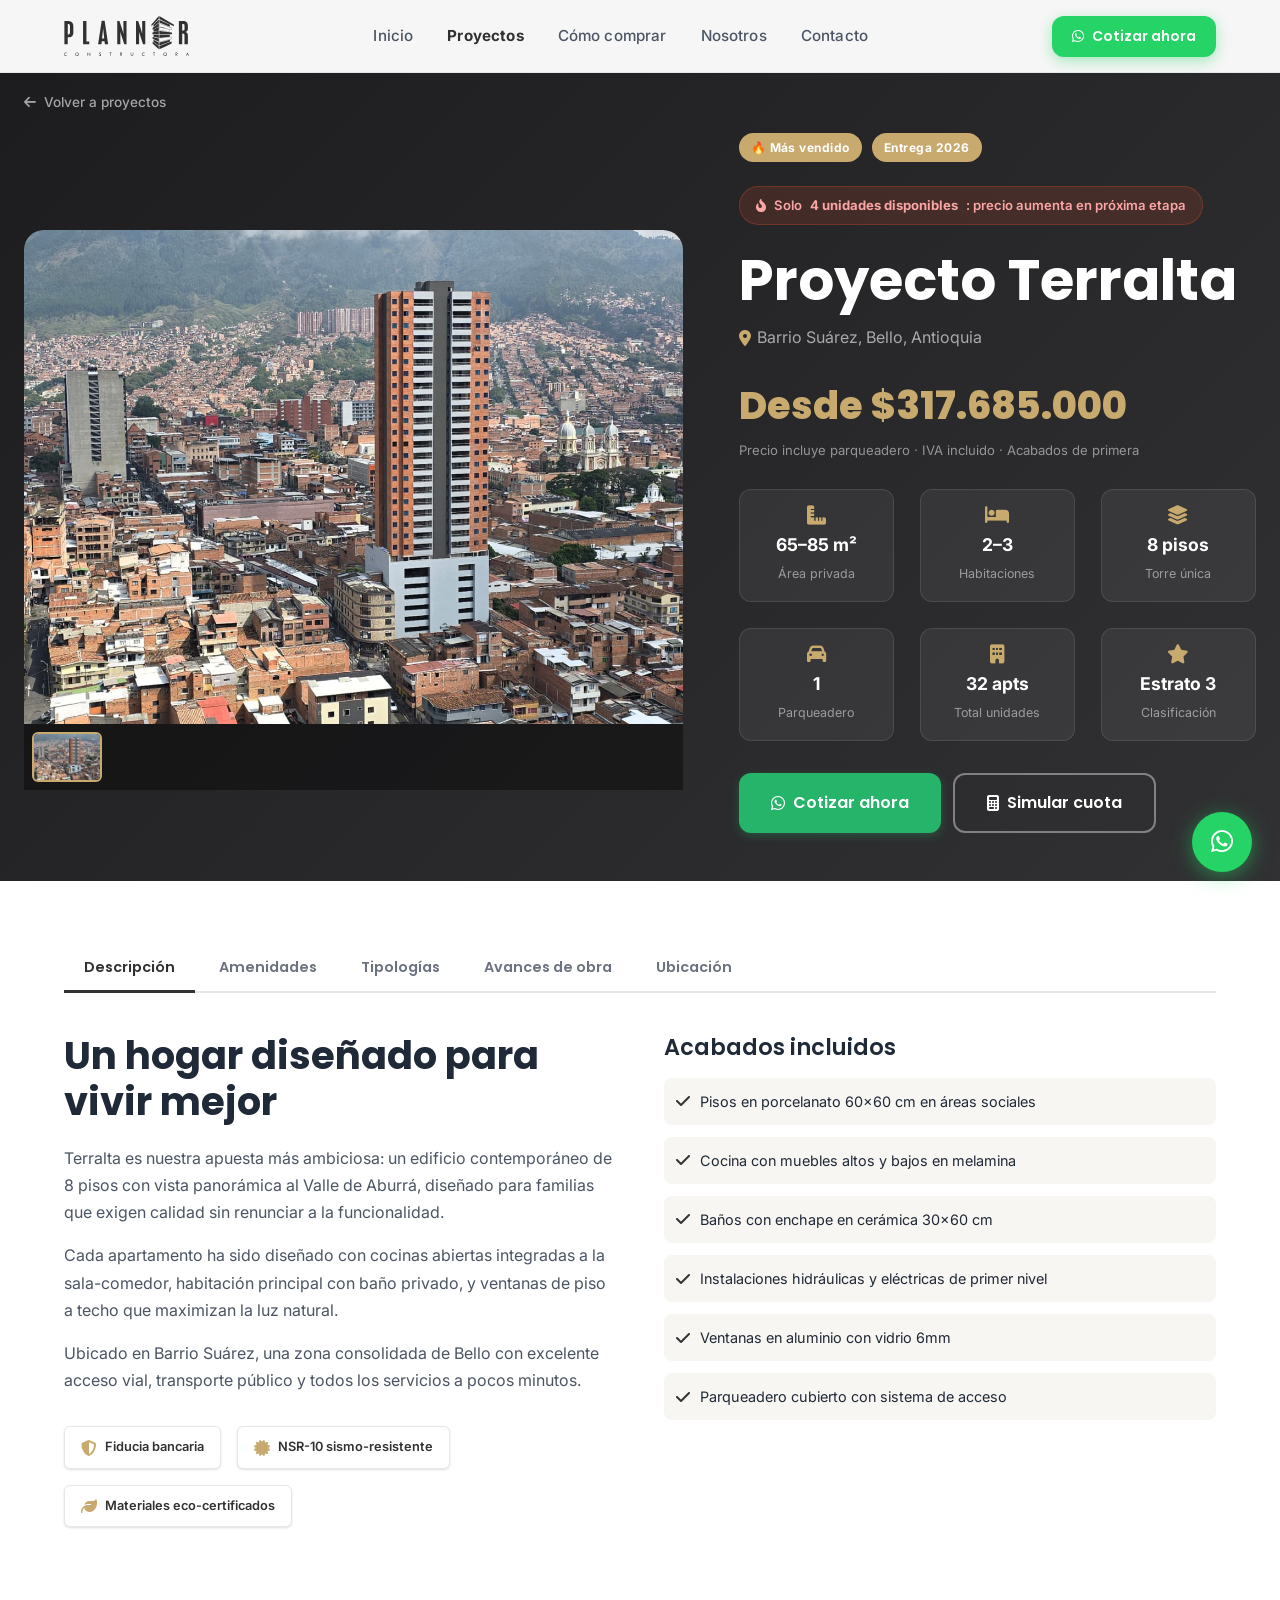
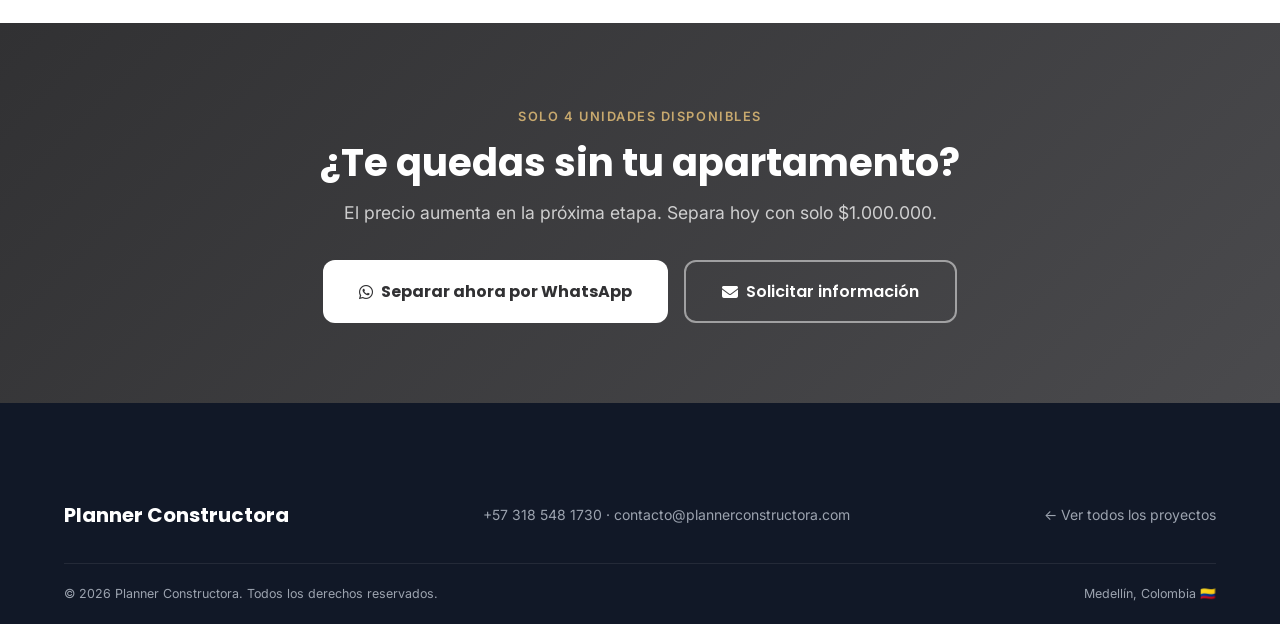
<file: planner-v2/proyectos/terralta.html>
<!DOCTYPE html>
<html lang="es">
<head>
  <meta charset="UTF-8" />
  <meta name="viewport" content="width=device-width, initial-scale=1.0" />
  <title>Proyecto Terralta | Apartamentos en Barrio Suárez, Bello | Planner Constructora</title>
  <meta name="description" content="Proyecto Terralta: apartamentos desde $317.685.000 en Barrio Suárez, Bello. Entrega 2026. 2-3 habitaciones, 65-85 m², gimnasio, piscina. Financiación disponible." />
  <link rel="preconnect" href="https://fonts.googleapis.com" />
  <link rel="preconnect" href="https://fonts.gstatic.com" crossorigin />
  <link href="https://fonts.googleapis.com/css2?family=Poppins:wght@400;600;700;800&family=Inter:wght@400;500;600&display=swap" rel="stylesheet" />
  <link rel="stylesheet" href="https://cdnjs.cloudflare.com/ajax/libs/font-awesome/6.5.0/css/all.min.css" />
  <link rel="stylesheet" href="../css/styles.css" />
  <style>
    .proyecto-hero {
      padding-top: 72px;
      background: linear-gradient(135deg, #1C1C1E 0%, #313133 100%);
      padding-bottom: 0;
    }
    .proyecto-hero .container { max-width: 1360px; }
    .proyecto-breadcrumb {
      display: inline-flex; align-items: center; gap: 8px;
      color: rgba(255,255,255,.6);
      font-size: .85rem; font-weight: 500;
      text-decoration: none;
      margin-top: 20px;
      transition: color 200ms ease;
    }
    .proyecto-breadcrumb:hover { color: #C8A96E; }
    .proyecto-hero__inner {
      display: grid;
      grid-template-columns: 56fr 44fr;
      gap: 56px;
      align-items: start;
      padding: 24px 0 0;
    }
    .proyecto-hero__gallery {
      position: relative;
      border-radius: 20px 20px 0 0;
      overflow: hidden;
      align-self: center;
    }
    .gallery-main {
      width: 100%; aspect-ratio: 4/3;
      object-fit: cover;
      display: block;
    }
    .gallery-thumbs {
      display: flex; gap: 8px;
      padding: 8px;
      background: rgba(0,0,0,.4);
      overflow-x: auto;
      -webkit-overflow-scrolling: touch;
    }
    .gallery-thumb {
      width: 70px; height: 50px;
      object-fit: cover;
      border-radius: 6px;
      cursor: pointer;
      flex-shrink: 0;
      border: 2px solid transparent;
      transition: border-color .2s;
    }
    .gallery-thumb.active { border-color: #C8A96E; }

    .proyecto-hero__info { padding-bottom: 48px; margin-top: -6px; }
    .proyecto-badge-row { display: flex; gap: 10px; flex-wrap: wrap; margin-bottom: 24px; }
    .proyecto-hero__title { color: #fff; margin-bottom: 12px; }
    .proyecto-hero__location { color: rgba(255,255,255,.6); display: flex; align-items: center; gap: 6px; margin-bottom: 24px; }
    .precio-grande { font-family: 'Poppins',sans-serif; font-size: 2.4rem; font-weight: 800; color: #C8A96E; margin-bottom: 4px; }
    .precio-note { font-size: .82rem; color: rgba(255,255,255,.5); margin-bottom: 28px; }

    .specs-grid {
      display: grid; grid-template-columns: repeat(3, 1fr);
      gap: 26px; margin-bottom: 32px;
    }
    .spec-box {
      background: rgba(255,255,255,.06);
      border: 1px solid rgba(255,255,255,.1);
      border-radius: 12px;
      padding: 16px;
      text-align: center;
    }
    .spec-box i { color: #C8A96E; font-size: 1.2rem; margin-bottom: 6px; display: block; }
    .spec-box strong { display: block; color: #fff; font-size: 1.1rem; }
    .spec-box span { font-size: .78rem; color: rgba(255,255,255,.5); }

    .hero-ctas { display: flex; gap: 12px; flex-wrap: wrap; }
    .hero-ctas .btn { min-height: 50px; padding: 15px 32px; }
    .hero-ctas .btn-whatsapp { background: #26B36A; box-shadow: 0 3px 10px rgba(38,179,106,.3); }
    .hero-ctas .btn-whatsapp:hover { background: #20A05E; }
    .units-alert {
      display: inline-flex; align-items: center; gap: 8px;
      background: rgba(183,71,42,.2);
      border: 1px solid rgba(183,71,42,.4);
      color: #FCA5A5;
      padding: 8px 16px;
      border-radius: 20px;
      font-size: .82rem;
      font-weight: 600;
      margin-bottom: 24px;
    }

    .tabs-nav {
      display: flex; gap: 4px;
      border-bottom: 2px solid #E5E7EB;
      margin-bottom: 40px;
      flex-wrap: wrap;
    }
    .tab-btn {
      padding: 12px 20px;
      font-family: 'Poppins',sans-serif;
      font-size: .9rem;
      font-weight: 600;
      color: #6B7280;
      border-bottom: 3px solid transparent;
      margin-bottom: -2px;
      cursor: pointer;
      transition: color .2s, border-color .2s;
    }
    .tab-btn.active { color: #313133; border-bottom-color: #313133; }
    .tab-panel { display: none; }
    .tab-panel.active { display: block; }

    .amenidades-grid { display: grid; grid-template-columns: repeat(auto-fill, minmax(180px,1fr)); gap: 16px; }
    .amenidad-item {
      display: flex; align-items: center; gap: 12px;
      background: #F8F6F2;
      border-radius: 10px;
      padding: 14px 16px;
      font-size: .88rem;
      font-weight: 500;
      color: #1F2937;
    }
    .amenidad-item i { color: #313133; font-size: 1.1rem; width: 20px; text-align: center; }

    .tipologia-card {
      background: #F8F6F2;
      border-radius: 16px;
      padding: 24px;
      border: 1px solid #E5E7EB;
      display: flex;
      align-items: center;
      gap: 24px;
      margin-bottom: 16px;
    }
    .tipologia-img {
      width: 120px; height: 100px;
      background: #E5E7EB;
      border-radius: 8px;
      display: flex; align-items: center; justify-content: center;
      flex-shrink: 0;
      font-size: .75rem;
      color: #9CA3AF;
      text-align: center;
    }
    .avance-item {
      background: #F8F6F2;
      border-radius: 12px;
      padding: 20px;
      border-left: 4px solid #313133;
      margin-bottom: 16px;
    }
    .avance-date { font-size: .78rem; color: #9CA3AF; margin-bottom: 4px; }
    .avance-item h4 { color: #1F2937; margin-bottom: 6px; }
    .avance-item p { font-size: .875rem; color: #4B5563; }
    .progress-bar { background: #E5E7EB; border-radius: 4px; height: 8px; margin-top: 10px; }
    .progress-fill { height: 100%; border-radius: 4px; background: linear-gradient(90deg, #313133, #4A4A4D); transition: width 1s ease; }

    @media (max-width: 768px) {
      .proyecto-hero__inner { grid-template-columns: 1fr; }
      .specs-grid { grid-template-columns: repeat(3, 1fr); }
      .hero-ctas { flex-direction: column; }
      .tipologia-card { flex-direction: column; align-items: flex-start; }
      .pg-stack-md { grid-template-columns: 1fr !important; }
    }
    @media (max-width: 480px) {
      .specs-grid { grid-template-columns: repeat(2, 1fr); }
    }
  </style>
</head>
<body>

<!-- Navbar -->
<nav class="navbar" id="navbar">
  <div class="container">
    <div class="navbar__inner">
      <a href="../index.html" class="navbar__logo">
        <img src="../img/planner-logo-black.svg" alt="Planner Constructora" style="height:40px;width:auto" />
      </a>
      <ul class="navbar__nav">
        <li><a href="../index.html">Inicio</a></li>
        <li><a href="../index.html#proyectos" class="active">Proyectos</a></li>
        <li><a href="../index.html#proceso">Cómo comprar</a></li>
        <li><a href="../index.html#nosotros">Nosotros</a></li>
        <li><a href="../index.html#contacto">Contacto</a></li>
      </ul>
      <div class="navbar__actions">
        <button class="btn btn-whatsapp btn-sm" onclick="openWhatsApp('Terralta')">
          <i class="fab fa-whatsapp"></i> Cotizar ahora
        </button>
      </div>
      <button class="navbar__hamburger" id="hamburger" aria-label="Menú">
        <span></span><span></span><span></span>
      </button>
    </div>
  </div>
</nav>
<div class="mobile-nav" id="mobile-nav">
  <a href="../index.html">Inicio</a>
  <a href="../index.html#proyectos">Proyectos</a>
  <a href="../index.html#proceso">Cómo comprar</a>
  <a href="../index.html#nosotros">Nosotros</a>
  <a href="../index.html#contacto">Contacto</a>
  <button class="btn btn-whatsapp" onclick="openWhatsApp('Terralta')"><i class="fab fa-whatsapp"></i> Cotizar ahora</button>
</div>

<!-- HERO DEL PROYECTO -->
<section class="proyecto-hero">
  <div class="container">
    <a href="../index.html#proyectos" class="proyecto-breadcrumb"><i class="fas fa-arrow-left"></i> Volver a proyectos</a>
    <div class="proyecto-hero__inner">

      <!-- Galería -->
      <div class="proyecto-hero__gallery reveal">
        <img
          id="gallery-main-img"
          src="../img/terralta-card-nueva.jpg"
          alt="Render principal Proyecto Terralta"
          class="gallery-main"
          width="800" height="380"
        />
        <div class="gallery-thumbs">
          <img src="../img/terralta-card-nueva.jpg" alt="" class="gallery-thumb active" onclick="changeImg(this,'../img/terralta-card-nueva.jpg')" />
        </div>
      </div>

      <!-- Info -->
      <div class="proyecto-hero__info">
        <div class="proyecto-badge-row">
          <span class="proyecto-card__badge badge-preventa" style="position:static">🔥 Más vendido</span>
          <span class="proyecto-card__badge badge-2026"     style="position:static;background:#C8A96E">Entrega 2026</span>
        </div>

        <div class="units-alert">
          <i class="fas fa-fire-alt"></i> Solo <strong>4 unidades disponibles</strong>: precio aumenta en próxima etapa
        </div>

        <h1 class="proyecto-hero__title">Proyecto Terralta</h1>
        <div class="proyecto-hero__location">
          <i class="fas fa-map-marker-alt" style="color:#C8A96E"></i>
          Barrio Suárez, Bello, Antioquia
        </div>

        <div class="precio-grande">Desde $317.685.000</div>
        <div class="precio-note">Precio incluye parqueadero · IVA incluido · Acabados de primera</div>

        <div class="specs-grid">
          <div class="spec-box">
            <i class="fas fa-ruler-combined"></i>
            <strong>65–85 m²</strong>
            <span>Área privada</span>
          </div>
          <div class="spec-box">
            <i class="fas fa-bed"></i>
            <strong>2–3</strong>
            <span>Habitaciones</span>
          </div>
          <div class="spec-box">
            <i class="fas fa-layer-group"></i>
            <strong>8 pisos</strong>
            <span>Torre única</span>
          </div>
          <div class="spec-box">
            <i class="fas fa-car"></i>
            <strong>1</strong>
            <span>Parqueadero</span>
          </div>
          <div class="spec-box">
            <i class="fas fa-building"></i>
            <strong>32 apts</strong>
            <span>Total unidades</span>
          </div>
          <div class="spec-box">
            <i class="fas fa-star"></i>
            <strong>Estrato 3</strong>
            <span>Clasificación</span>
          </div>
        </div>

        <div class="hero-ctas">
          <button class="btn btn-whatsapp btn-lg" onclick="openWhatsApp('Terralta')">
            <i class="fab fa-whatsapp"></i> Cotizar ahora
          </button>
          <a href="../index.html#calculadora" class="btn btn-outline btn-lg" style="border-color:rgba(255,255,255,.4);color:#fff">
            <i class="fas fa-calculator"></i> Simular cuota
          </a>
        </div>
      </div>

    </div>
  </div>
</section>


<!-- TABS DE INFORMACIÓN -->
<section style="padding-top:64px;padding-bottom:96px">
  <div class="container">

    <div class="tabs-nav">
      <button class="tab-btn active" onclick="switchTab('descripcion',this)">Descripción</button>
      <button class="tab-btn"        onclick="switchTab('amenidades',this)">Amenidades</button>
      <button class="tab-btn"        onclick="switchTab('tipologias',this)">Tipologías</button>
      <button class="tab-btn"        onclick="switchTab('avances',this)">Avances de obra</button>
      <button class="tab-btn"        onclick="switchTab('ubicacion',this)">Ubicación</button>
    </div>

    <!-- Descripción -->
    <div class="tab-panel active" id="tab-descripcion">
      <div class="pg-stack-md" style="display:grid;grid-template-columns:1fr 1fr;gap:48px;align-items:start">
        <div>
          <h2 style="margin-bottom:20px">Un hogar diseñado para vivir mejor</h2>
          <p style="color:#4B5563;margin-bottom:16px">Terralta es nuestra apuesta más ambiciosa: un edificio contemporáneo de 8 pisos con vista panorámica al Valle de Aburrá, diseñado para familias que exigen calidad sin renunciar a la funcionalidad.</p>
          <p style="color:#4B5563;margin-bottom:16px">Cada apartamento ha sido diseñado con cocinas abiertas integradas a la sala-comedor, habitación principal con baño privado, y ventanas de piso a techo que maximizan la luz natural.</p>
          <p style="color:#4B5563;margin-bottom:24px">Ubicado en Barrio Suárez, una zona consolidada de Bello con excelente acceso vial, transporte público y todos los servicios a pocos minutos.</p>
          <div class="certs-row">
            <div class="cert-badge"><i class="fas fa-shield-alt"></i> Fiducia bancaria</div>
            <div class="cert-badge"><i class="fas fa-certificate"></i> NSR-10 sismo-resistente</div>
            <div class="cert-badge"><i class="fas fa-leaf"></i> Materiales eco-certificados</div>
          </div>
        </div>
        <div>
          <h3 style="margin-bottom:16px">Acabados incluidos</h3>
          <div style="display:flex;flex-direction:column;gap:12px">
            <div style="display:flex;align-items:center;gap:10px;padding:12px;background:#F8F6F2;border-radius:8px">
              <i class="fas fa-check" style="color:#313133;flex-shrink:0"></i>
              <span style="font-size:.9rem">Pisos en porcelanato 60x60 cm en áreas sociales</span>
            </div>
            <div style="display:flex;align-items:center;gap:10px;padding:12px;background:#F8F6F2;border-radius:8px">
              <i class="fas fa-check" style="color:#313133;flex-shrink:0"></i>
              <span style="font-size:.9rem">Cocina con muebles altos y bajos en melamina</span>
            </div>
            <div style="display:flex;align-items:center;gap:10px;padding:12px;background:#F8F6F2;border-radius:8px">
              <i class="fas fa-check" style="color:#313133;flex-shrink:0"></i>
              <span style="font-size:.9rem">Baños con enchape en cerámica 30x60 cm</span>
            </div>
            <div style="display:flex;align-items:center;gap:10px;padding:12px;background:#F8F6F2;border-radius:8px">
              <i class="fas fa-check" style="color:#313133;flex-shrink:0"></i>
              <span style="font-size:.9rem">Instalaciones hidráulicas y eléctricas de primer nivel</span>
            </div>
            <div style="display:flex;align-items:center;gap:10px;padding:12px;background:#F8F6F2;border-radius:8px">
              <i class="fas fa-check" style="color:#313133;flex-shrink:0"></i>
              <span style="font-size:.9rem">Ventanas en aluminio con vidrio 6mm</span>
            </div>
            <div style="display:flex;align-items:center;gap:10px;padding:12px;background:#F8F6F2;border-radius:8px">
              <i class="fas fa-check" style="color:#313133;flex-shrink:0"></i>
              <span style="font-size:.9rem">Parqueadero cubierto con sistema de acceso</span>
            </div>
          </div>
        </div>
      </div>
    </div>

    <!-- Amenidades -->
    <div class="tab-panel" id="tab-amenidades">
      <h2 style="margin-bottom:8px">Áreas comunes de primer nivel</h2>
      <p style="color:#4B5563;margin-bottom:32px">Diseñadas para que disfrutes cada momento en tu hogar sin salir del edificio.</p>
      <div class="amenidades-grid">
        <div class="amenidad-item"><i class="fas fa-swimming-pool"></i> Piscina adultos</div>
        <div class="amenidad-item"><i class="fas fa-dumbbell"></i> Gimnasio equipado</div>
        <div class="amenidad-item"><i class="fas fa-users"></i> Salón comunal</div>
        <div class="amenidad-item"><i class="fas fa-fire"></i> Zona BBQ</div>
        <div class="amenidad-item"><i class="fas fa-child"></i> Zona infantil</div>
        <div class="amenidad-item"><i class="fas fa-tree"></i> Jardines y zonas verdes</div>
        <div class="amenidad-item"><i class="fas fa-car"></i> Parqueadero visitantes</div>
        <div class="amenidad-item"><i class="fas fa-shield-alt"></i> Portería 24/7</div>
        <div class="amenidad-item"><i class="fas fa-bicycle"></i> Cicloparqueadero</div>
        <div class="amenidad-item"><i class="fas fa-wifi"></i> WiFi en zonas comunes</div>
        <div class="amenidad-item"><i class="fas fa-camera"></i> CCTV completo</div>
        <div class="amenidad-item"><i class="fas fa-bolt"></i> Planta eléctrica</div>
      </div>
    </div>

    <!-- Tipologías -->
    <div class="tab-panel" id="tab-tipologias">
      <h2 style="margin-bottom:8px">Planos y tipologías disponibles</h2>
      <p style="color:#4B5563;margin-bottom:32px">Elige el apartamento que mejor se adapta a tu familia.</p>

      <div class="tipologia-card">
        <div class="tipologia-img"><i class="fas fa-home" style="font-size:2rem;color:#9CA3AF"></i><br>Plano Tipo A</div>
        <div>
          <h3 style="margin-bottom:8px">Tipo A: 65 m² · 2 Hab.</h3>
          <p style="color:#4B5563;font-size:.9rem;margin-bottom:12px">Ideal para parejas o familias pequeñas. Sala-comedor integrado, cocina abierta, 2 habitaciones, 1 baño completo + social.</p>
          <div style="display:flex;gap:20px;flex-wrap:wrap">
            <span style="font-size:.875rem;color:#313133;font-weight:600"><i class="fas fa-ruler-combined"></i> 65 m² privados</span>
            <span style="font-size:.875rem;color:#313133;font-weight:600"><i class="fas fa-bed"></i> 2 habitaciones</span>
            <span style="font-size:.875rem;color:#313133;font-weight:600"><i class="fas fa-tag"></i> Desde $317.685.000</span>
          </div>
        </div>
        <button class="btn btn-whatsapp btn-sm" onclick="openWhatsApp('Terralta: Tipo A 65m²')" style="margin-left:auto;white-space:nowrap"><i class="fab fa-whatsapp"></i> Consultar</button>
      </div>

      <div class="tipologia-card">
        <div class="tipologia-img"><i class="fas fa-home" style="font-size:2rem;color:#9CA3AF"></i><br>Plano Tipo B</div>
        <div>
          <h3 style="margin-bottom:8px">Tipo B: 75 m² · 3 Hab.</h3>
          <p style="color:#4B5563;font-size:.9rem;margin-bottom:12px">Para familias en crecimiento. 3 habitaciones amplias, 2 baños, estudio/habitación servicio, sala-comedor amplio.</p>
          <div style="display:flex;gap:20px;flex-wrap:wrap">
            <span style="font-size:.875rem;color:#313133;font-weight:600"><i class="fas fa-ruler-combined"></i> 75 m² privados</span>
            <span style="font-size:.875rem;color:#313133;font-weight:600"><i class="fas fa-bed"></i> 3 habitaciones</span>
            <span style="font-size:.875rem;color:#313133;font-weight:600"><i class="fas fa-tag"></i> Desde $345.000.000</span>
          </div>
        </div>
        <button class="btn btn-whatsapp btn-sm" onclick="openWhatsApp('Terralta: Tipo B 75m²')" style="margin-left:auto;white-space:nowrap"><i class="fab fa-whatsapp"></i> Consultar</button>
      </div>

      <div class="tipologia-card">
        <div class="tipologia-img"><i class="fas fa-home" style="font-size:2rem;color:#9CA3AF"></i><br>Plano Tipo C</div>
        <div>
          <h3 style="margin-bottom:8px">Tipo C: 85 m² · 3 Hab. + Estudio</h3>
          <p style="color:#4B5563;font-size:.9rem;margin-bottom:12px">La tipología más grande. Habitación principal suite con walk-in closet, balcón privado y estudio independiente.</p>
          <div style="display:flex;gap:20px;flex-wrap:wrap">
            <span style="font-size:.875rem;color:#313133;font-weight:600"><i class="fas fa-ruler-combined"></i> 85 m² privados</span>
            <span style="font-size:.875rem;color:#313133;font-weight:600"><i class="fas fa-bed"></i> 3 hab. + estudio</span>
            <span style="font-size:.875rem;color:#313133;font-weight:600"><i class="fas fa-tag"></i> Desde $378.000.000</span>
          </div>
        </div>
        <button class="btn btn-whatsapp btn-sm" onclick="openWhatsApp('Terralta: Tipo C 85m²')" style="margin-left:auto;white-space:nowrap"><i class="fab fa-whatsapp"></i> Consultar</button>
      </div>
    </div>

    <!-- Avances de obra -->
    <div class="tab-panel" id="tab-avances">
      <h2 style="margin-bottom:8px">Avances de obra de Proyecto Terralta</h2>
      <p style="color:#4B5563;margin-bottom:32px">Actualizamos los avances mensualmente para que estés siempre informado.</p>

      <div style="background:#F8F6F2;border-radius:16px;padding:24px;margin-bottom:32px">
        <div style="display:flex;justify-content:space-between;align-items:center;margin-bottom:12px">
          <h3>Avance general de obra</h3>
          <span style="font-family:'Poppins',sans-serif;font-size:1.6rem;font-weight:800;color:#313133">87%</span>
        </div>
        <div class="progress-bar"><div class="progress-fill" style="width:87%"></div></div>
        <p style="font-size:.82rem;color:#6B7280;margin-top:10px">Actualizado: Abril 2026 · Entrega confirmada 2026</p>
      </div>

      <div class="avance-item">
        <div class="avance-date">Abril 2026</div>
        <h4>Instalaciones eléctricas y acabados finales</h4>
        <p>Se completan las instalaciones hidráulicas y eléctricas internas. Inicio de enchapes en baños y cocinas. 87% de obra total.</p>
        <div class="progress-bar" style="margin-top:8px"><div class="progress-fill" style="width:87%"></div></div>
      </div>

      <div class="avance-item" style="border-left-color:#C8A96E">
        <div class="avance-date">Marzo 2026</div>
        <h4>Estructura completa y cubierta terminada</h4>
        <p>Los 8 pisos de estructura están al 100%. Cubierta e impermeabilización finalizados. Inicio de mampostería interior.</p>
        <div class="progress-bar" style="margin-top:8px"><div class="progress-fill" style="width:75%"></div></div>
      </div>

      <div class="avance-item" style="border-left-color:#C8A96E">
        <div class="avance-date">Febrero 2026</div>
        <h4>Piso 6, 7 y 8 fundidos</h4>
        <p>Completamos los últimos 3 pisos de la estructura. Avance visible desde la vía. Inicio de fachada exterior.</p>
        <div class="progress-bar" style="margin-top:8px"><div class="progress-fill" style="width:62%"></div></div>
      </div>

      <div style="text-align:center;margin-top:32px">
        <button class="btn btn-primary" onclick="openWhatsApp('Terralta: quisiera recibir actualizaciones mensuales de obra')">
          <i class="fab fa-whatsapp"></i> Recibir actualizaciones por WhatsApp
        </button>
      </div>
    </div>

    <!-- Ubicación -->
    <div class="tab-panel" id="tab-ubicacion">
      <h2 style="margin-bottom:8px">Ubicación estratégica en Barrio Suárez</h2>
      <p style="color:#4B5563;margin-bottom:24px">A minutos de los principales centros comerciales, colegios, hospitales y vías de acceso al centro de Medellín.</p>

      <div class="pg-stack-md" style="display:grid;grid-template-columns:1.2fr 1fr;gap:40px;align-items:start">
        <div class="map-embed" style="margin-top:0">
          <iframe
            src="https://www.google.com/maps/embed?pb=!1m18!1m12!1m3!1d3966!2d-75.561!3d6.337!2m3!1f0!2f0!3f0!3m2!1i1024!2i768!4f13.1!3m3!1m2!1s0x0%3A0x0!2zBmUwyA!5e0!3m2!1ses!2sco!4v1700000000!5m2!1ses!2sco"
            width="100%" height="340" style="border:0" allowfullscreen loading="lazy"
            title="Ubicación Proyecto Terralta, Barrio Suárez, Bello">
          </iframe>
        </div>
        <div>
          <h3 style="margin-bottom:16px">¿Qué hay cerca?</h3>
          <div style="display:flex;flex-direction:column;gap:10px">
            <div style="display:flex;justify-content:space-between;align-items:center;padding:10px 14px;background:#F8F6F2;border-radius:8px">
              <span style="display:flex;align-items:center;gap:8px;font-size:.9rem"><i class="fas fa-subway" style="color:#313133"></i> Estación Metro Bello</span>
              <span style="font-size:.82rem;color:#6B7280;font-weight:600">8 min</span>
            </div>
            <div style="display:flex;justify-content:space-between;align-items:center;padding:10px 14px;background:#F8F6F2;border-radius:8px">
              <span style="display:flex;align-items:center;gap:8px;font-size:.9rem"><i class="fas fa-shopping-cart" style="color:#313133"></i> Centro Comercial Puerta del Norte</span>
              <span style="font-size:.82rem;color:#6B7280;font-weight:600">12 min</span>
            </div>
            <div style="display:flex;justify-content:space-between;align-items:center;padding:10px 14px;background:#F8F6F2;border-radius:8px">
              <span style="display:flex;align-items:center;gap:8px;font-size:.9rem"><i class="fas fa-school" style="color:#313133"></i> Colegios y universidades</span>
              <span style="font-size:.82rem;color:#6B7280;font-weight:600">5 min</span>
            </div>
            <div style="display:flex;justify-content:space-between;align-items:center;padding:10px 14px;background:#F8F6F2;border-radius:8px">
              <span style="display:flex;align-items:center;gap:8px;font-size:.9rem"><i class="fas fa-hospital" style="color:#313133"></i> Hospital del Norte</span>
              <span style="font-size:.82rem;color:#6B7280;font-weight:600">10 min</span>
            </div>
            <div style="display:flex;justify-content:space-between;align-items:center;padding:10px 14px;background:#F8F6F2;border-radius:8px">
              <span style="display:flex;align-items:center;gap:8px;font-size:.9rem"><i class="fas fa-road" style="color:#313133"></i> Autopista Norte (acceso Medellín)</span>
              <span style="font-size:.82rem;color:#6B7280;font-weight:600">3 min</span>
            </div>
          </div>
        </div>
      </div>
    </div>

  </div>
</section>


<!-- CTA FINAL -->
<section class="cta-banner">
  <div class="container">
    <span class="section-label" style="color:var(--color-gold)">Solo 4 unidades disponibles</span>
    <h2>¿Te quedas sin tu apartamento?</h2>
    <p>El precio aumenta en la próxima etapa. Separa hoy con solo $1.000.000.</p>
    <div class="cta-banner__btns">
      <button class="btn btn-white btn-lg" onclick="openWhatsApp('Terralta')">
        <i class="fab fa-whatsapp"></i> Separar ahora por WhatsApp
      </button>
      <a href="../index.html#contacto" class="btn btn-outline btn-lg" style="border-color:rgba(255,255,255,.5);color:#fff">
        <i class="fas fa-envelope"></i> Solicitar información
      </a>
    </div>
  </div>
</section>


<!-- Footer simple -->
<footer class="footer">
  <div class="container">
    <div style="display:flex;justify-content:space-between;align-items:center;flex-wrap:wrap;gap:16px;padding:32px 0">
      <a href="../index.html" class="navbar__logo">
        
        <span style="color:#fff">Planner Constructora</span>
      </a>
      <span style="font-size:.875rem">+57 318 548 1730 · contacto@plannerconstructora.com</span>
      <a href="../index.html#proyectos" style="color:#9CA3AF;font-size:.875rem">← Ver todos los proyectos</a>
    </div>
    <div class="footer-bottom" style="font-size:.78rem">
      <span>© 2026 Planner Constructora. Todos los derechos reservados.</span>
      <span>Medellín, Colombia 🇨🇴</span>
    </div>
  </div>
</footer>


<!-- WhatsApp flotante -->
<div class="wa-float" id="wa-float">
  <div class="wa-float__popup" id="wa-popup">
    <div class="wa-float__popup-header">
      <div class="wa-float__avatar"><i class="fab fa-whatsapp"></i></div>
      <div><h5>Asesor Terralta</h5><p><span class="wa-float__status"></span> Disponible ahora</p></div>
    </div>
    <div class="wa-float__popup-body">
      <div class="wa-message">¡Hola! Soy tu asesor para Terralta. ¿Tienes alguna pregunta?</div>
      <div class="wa-options">
        <div class="wa-option" onclick="openWhatsApp('Terralta: quisiera cotizar')"><i class="fas fa-tag"></i> Quiero cotizar</div>
        <div class="wa-option" onclick="openWhatsApp('Terralta: quiero agendar visita')"><i class="fas fa-calendar"></i> Agendar visita</div>
        <div class="wa-option" onclick="openWhatsApp('Terralta: pregunta sobre financiación')"><i class="fas fa-university"></i> Opciones de pago</div>
      </div>
    </div>
  </div>
  <button class="wa-float__btn" id="wa-btn" aria-label="Abrir WhatsApp"><i class="fab fa-whatsapp"></i></button>
</div>

<script>
function openWhatsApp(project) {
  const msg = `Hola! Me interesa el proyecto *${project}*. ¿Pueden enviarme información sobre disponibilidad y opciones de pago?`;
  window.open(`https://wa.me/573185481730?text=${encodeURIComponent(msg)}`, '_blank');
}
function changeImg(thumb, src) {
  document.getElementById('gallery-main-img').src = src;
  document.querySelectorAll('.gallery-thumb').forEach(t => t.classList.remove('active'));
  thumb.classList.add('active');
}
function switchTab(id, btn) {
  document.querySelectorAll('.tab-panel').forEach(p => p.classList.remove('active'));
  document.querySelectorAll('.tab-btn').forEach(b => b.classList.remove('active'));
  document.getElementById('tab-' + id).classList.add('active');
  btn.classList.add('active');
}
// Navbar, hamburger, WhatsApp popup
const navbar = document.getElementById('navbar');
window.addEventListener('scroll', () => navbar.classList.toggle('scrolled', scrollY > 20));
document.getElementById('hamburger')?.addEventListener('click', () => document.getElementById('mobile-nav').classList.toggle('open'));
document.getElementById('wa-btn')?.addEventListener('click', e => { e.stopPropagation(); document.getElementById('wa-popup').classList.toggle('open'); });
document.addEventListener('click', e => { if (!document.getElementById('wa-float')?.contains(e.target)) document.getElementById('wa-popup')?.classList.remove('open'); });
// Reveal
const obs = new IntersectionObserver(entries => entries.forEach(e => { if(e.isIntersecting){e.target.classList.add('visible');obs.unobserve(e.target);} }), {threshold:.12});
document.querySelectorAll('.reveal').forEach(el => obs.observe(el));
// Progress bar animation
setTimeout(() => { document.querySelectorAll('.progress-fill').forEach(el => { const w = el.style.width; el.style.width = '0'; requestAnimationFrame(() => { el.style.transition = 'width 1.2s ease'; el.style.width = w; }); }); }, 300);
</script>
</body>
</html>
</file>
<file: planner-v2/css/styles.css>
/* ===================================================
   PLANNER CONSTRUCTORA — Estilos Optimizados v2
   Mobile-first, 8px grid system
   =================================================== */

/* --- Variables & Reset --- */
:root {
  --color-primary:   #313133;
  --color-primary-light: #4A4A4D;
  --color-accent:    #C8A96E;
  --color-accent-light: #D4BF9E;
  --color-gold:      #C8A96E;
  --color-white:     #FFFFFF;
  --color-off-white: #F8F6F2;
  --color-gray-100:  #F3F4F6;
  --color-gray-200:  #E5E7EB;
  --color-gray-400:  #9CA3AF;
  --color-gray-600:  #4B5563;
  --color-gray-800:  #1F2937;
  --color-dark:      #111827;

  --font-heading: 'Poppins', sans-serif;
  --font-body:    'Inter', sans-serif;

  --radius-sm:  6px;
  --radius-md:  12px;
  --radius-lg:  20px;
  --radius-xl:  32px;

  --shadow-sm:  0 1px 3px rgba(0,0,0,.08), 0 1px 2px rgba(0,0,0,.05);
  --shadow-md:  0 4px 16px rgba(0,0,0,.10);
  --shadow-lg:  0 12px 40px rgba(0,0,0,.14);
  --shadow-card: 0 2px 12px rgba(49,49,51,.08);

  --transition: 220ms cubic-bezier(.4,0,.2,1);
  --max-width:  1200px;
  --section-py: 96px;
}

*, *::before, *::after { box-sizing: border-box; margin: 0; padding: 0; }

html { scroll-behavior: smooth; font-size: 16px; }

body {
  font-family: var(--font-body);
  color: var(--color-gray-800);
  background: var(--color-white);
  line-height: 1.6;
  -webkit-font-smoothing: antialiased;
}

img { max-width: 100%; height: auto; display: block; }
a  { text-decoration: none; color: inherit; }
ul { list-style: none; }
button { cursor: pointer; border: none; background: none; font-family: inherit; }

.container {
  width: 100%;
  min-width: 0;
  max-width: var(--max-width);
  margin: 0 auto;
  padding: 0 24px;
}

/* --- Typography --- */
h1 { font-family: var(--font-heading); font-size: clamp(2rem, 5vw, 3.5rem); font-weight: 700; line-height: 1.15; }
h2 { font-family: var(--font-heading); font-size: clamp(1.6rem, 3.5vw, 2.4rem); font-weight: 700; line-height: 1.2; }
h3 { font-family: var(--font-heading); font-size: clamp(1.15rem, 2.5vw, 1.4rem); font-weight: 600; line-height: 1.3; }
h4 { font-family: var(--font-heading); font-size: 1.1rem; font-weight: 600; }
p  { font-size: 1rem; line-height: 1.7; }

.section-label {
  display: inline-block;
  font-size: .8rem;
  font-weight: 600;
  letter-spacing: .12em;
  text-transform: uppercase;
  color: var(--color-accent);
  margin-bottom: 12px;
}

.section-title { color: var(--color-dark); margin-bottom: 16px; }
.section-subtitle { color: var(--color-gray-600); font-size: 1.05rem; max-width: 560px; }

/* --- Buttons --- */
.btn {
  display: inline-flex;
  align-items: center;
  gap: 8px;
  padding: 14px 28px;
  border-radius: var(--radius-md);
  font-family: var(--font-heading);
  font-size: .95rem;
  font-weight: 600;
  transition: var(--transition);
  min-height: 48px;
}

.btn-primary {
  background: var(--color-primary);
  color: var(--color-white);
  box-shadow: 0 4px 14px rgba(49,49,51,.35);
}
.btn-primary:hover { background: var(--color-primary-light); transform: translateY(-1px); box-shadow: 0 6px 20px rgba(49,49,51,.4); }
.btn-gold-hover:hover { background: var(--color-accent); box-shadow: 0 6px 20px rgba(200,169,110,.4); }
.btn-featured-cta { padding: 19px 76px; min-height: 56px; border-radius: 18px; font-size: 1.02rem; transition: transform 220ms ease, box-shadow 220ms ease, background 200ms ease; }
.btn-featured-cta:hover { transform: translateY(-2px); }

.btn-accent {
  background: var(--color-accent);
  color: var(--color-white);
  box-shadow: 0 4px 14px rgba(200,169,110,.35);
}
.btn-accent:hover { background: var(--color-accent-light); transform: translateY(-1px); }

.btn-outline {
  border: 2px solid var(--color-primary);
  color: var(--color-primary);
}
.btn-outline:hover { background: var(--color-primary); color: var(--color-white); }

.btn-white {
  background: var(--color-white);
  color: var(--color-primary);
  font-weight: 700;
}
.btn-white:hover { background: var(--color-off-white); }

.btn-lg { padding: 17px 36px; font-size: 1rem; }
.btn-sm { padding: 10px 20px; font-size: .875rem; min-height: 40px; }

.btn-whatsapp {
  background: #25D366;
  color: #fff;
  box-shadow: 0 4px 14px rgba(37,211,102,.4);
}
.btn-whatsapp:hover { background: #20c05e; transform: translateY(-1px); }

/* --- Navbar --- */
.navbar {
  position: fixed;
  top: 0; left: 0; right: 0;
  z-index: 1000;
  background: rgba(255,255,255,.96);
  backdrop-filter: blur(12px);
  -webkit-backdrop-filter: blur(12px);
  border-bottom: 1px solid var(--color-gray-200);
  transition: box-shadow var(--transition);
}
.navbar.scrolled { box-shadow: var(--shadow-md); }

.navbar__inner {
  display: flex;
  align-items: center;
  justify-content: space-between;
  height: 72px;
}

.navbar__logo {
  display: flex;
  align-items: center;
  gap: 10px;
  font-family: var(--font-heading);
  font-size: 1.25rem;
  font-weight: 700;
  color: var(--color-primary);
}
.navbar__logo-mark {
  width: 40px; height: 40px;
  background: var(--color-primary);
  border-radius: 8px;
  display: flex; align-items: center; justify-content: center;
  color: #fff;
  font-size: 1.1rem;
  font-weight: 800;
}

.navbar__nav { display: flex; align-items: center; gap: 2px; }
.navbar__nav a {
  padding: 10px 16px;
  border-radius: var(--radius-sm);
  font-size: .95rem;
  font-weight: 500;
  color: var(--color-gray-600);
  transition: var(--transition);
  white-space: nowrap;
  letter-spacing: .01em;
}
.navbar__nav a:hover { color: var(--color-primary); background: var(--color-gray-100); }
.navbar__nav a.active { color: var(--color-primary); font-weight: 700; }

.navbar__actions { display: flex; align-items: center; gap: 12px; }
.navbar__social { display: flex; align-items: center; gap: 4px; }
.navbar__social a {
  width: 36px; height: 36px;
  display: flex; align-items: center; justify-content: center;
  border-radius: 50%;
  color: var(--color-gray-600);
  transition: var(--transition);
  font-size: .9rem;
}
.navbar__social a:hover { background: var(--color-gray-100); color: var(--color-primary); }

.navbar__hamburger { display: none; flex-direction: column; gap: 5px; padding: 8px; }
.navbar__hamburger span { display: block; width: 22px; height: 2px; background: var(--color-gray-800); border-radius: 2px; transition: var(--transition); }

/* --- Mobile Nav --- */
.mobile-nav {
  display: none;
  position: fixed;
  top: 72px; left: 0; right: 0;
  background: var(--color-white);
  border-bottom: 1px solid var(--color-gray-200);
  box-shadow: var(--shadow-md);
  z-index: 999;
  padding: 16px 24px 24px;
}
.mobile-nav.open { display: block; }
.mobile-nav a {
  display: block;
  padding: 12px 0;
  font-size: 1rem;
  font-weight: 500;
  color: var(--color-gray-700, #374151);
  border-bottom: 1px solid var(--color-gray-100);
}
.mobile-nav a:last-child { border-bottom: none; }
.mobile-nav .btn { width: 100%; justify-content: center; margin-top: 16px; }

/* --- Hero --- */
.hero {
  padding-top: 72px;
  padding-bottom: 0;
  min-height: 100vh;
  align-items: center;
  position: relative;
  overflow: hidden;
  background: linear-gradient(135deg, #27272B 0%, #313133 55%, #4E4E52 100%);
}
/* Más específico que [data-tab].tab-active para ganar sin !important,
   y sin forzar visibilidad cuando la pestaña Inicio no está activa */
.hero[data-tab].tab-active { display: flex; }

/* Proyectos: centra la card de Asia vertical y horizontalmente en el viewport disponible.
   margin-top compensa la navbar fija (72px) para que el cálculo de centrado use el
   área realmente visible, no el documento completo (que empieza detrás de la navbar). */
#proyectos {
  margin-top: 72px;
  min-height: calc(100vh - 72px);
  align-items: center;
  padding: 40px 0;
}
#proyectos[data-tab].tab-active { display: flex; }

.hero__bg {
  position: absolute;
  inset: 0;
  background-image:
    radial-gradient(circle at 70% 40%, rgba(201,168,76,.12) 0%, transparent 50%),
    radial-gradient(circle at 20% 80%, rgba(200,169,110,.1) 0%, transparent 40%);
}

.hero__content {
  position: relative;
  z-index: 1;
  display: grid;
  grid-template-columns: 1fr 1fr;
  gap: 64px;
  align-items: flex-start;
  padding: 32px 0;
}

.hero__badge {
  display: inline-flex;
  align-items: center;
  gap: 7px;
  background: rgba(201,168,76,.1);
  border: 1px solid rgba(201,168,76,.22);
  color: var(--color-gold);
  padding: 5px 12px;
  border-radius: 20px;
  font-size: .72rem;
  font-weight: 600;
  letter-spacing: .06em;
  margin-bottom: 32px;
}
.hero__badge-dot { width: 4px; height: 4px; background: var(--color-gold); border-radius: 50%; }
.hero__asia-badge .hero__badge-dot { width: 6px; height: 6px; animation: pulse 2s infinite; }

.hero__text { text-align: left; min-width: 0; margin-top: 50px; }

.hero__title {
  font-family: var(--font-heading);
  font-size: clamp(2.1rem, 4.8vw, 3.3rem);
  font-weight: 800;
  letter-spacing: -.02em;
  color: var(--color-white);
  margin-bottom: 28px;
}
.hero__title span { color: var(--color-gold); }

.hero__subtitle { color: rgba(255,255,255,.75); font-size: 1.15rem; max-width: 500px; }

.hero__visual { position: relative; min-width: 0; }
.hero__project-card {
  background: rgba(255,255,255,.06);
  backdrop-filter: blur(16px);
  border: 1px solid rgba(255,255,255,.12);
  border-radius: var(--radius-xl);
  overflow: hidden;
  box-shadow: var(--shadow-lg);
}
.hero__project-img {
  width: 100%;
  height: 300px;
  object-fit: cover;
  background: linear-gradient(180deg, rgba(49,49,51,.3) 0%, rgba(49,49,51,.8) 100%),
    url('https://images.unsplash.com/photo-1545324418-cc1a3fa10c00?w=800&q=80') center/cover no-repeat;
}
.hero__project-info { padding: 24px; }
.hero__project-tag {
  display: inline-block;
  background: rgba(201,168,76,.2);
  color: var(--color-gold);
  font-size: .75rem;
  font-weight: 700;
  letter-spacing: .08em;
  text-transform: uppercase;
  padding: 4px 10px;
  border-radius: 4px;
  margin-bottom: 12px;
}
.hero__project-name { color: var(--color-white); font-size: 1.3rem; font-weight: 700; margin-bottom: 4px; }
.hero__project-location { color: rgba(255,255,255,.6); font-size: .875rem; margin-bottom: 16px; }
.hero__project-price { color: var(--color-gold); font-size: 1.4rem; font-weight: 800; font-family: var(--font-heading); }
.hero__project-units {
  display: inline-flex;
  align-items: center;
  gap: 6px;
  background: rgba(200,169,110,.2);
  border: 1px solid rgba(200,169,110,.3);
  color: #FCA5A5;
  font-size: .78rem;
  font-weight: 600;
  padding: 5px 12px;
  border-radius: 20px;
  margin-top: 12px;
}

/* --- Announcement Bar --- */
.announcement {
  background: var(--color-accent);
  color: white;
  text-align: center;
  padding: 10px 24px;
  font-size: .875rem;
  font-weight: 500;
  position: fixed;
  top: 72px;
  left: 0; right: 0;
  z-index: 998;
}
.announcement a { color: var(--color-gold); font-weight: 700; text-decoration: underline; }

/* --- Trust Band --- */
.trust-band {
  background: var(--color-off-white);
  border-bottom: 1px solid var(--color-gray-200);
  padding: 20px 0;
}
.trust-band__inner {
  display: flex;
  align-items: center;
  justify-content: space-around;
  flex-wrap: wrap;
  gap: 16px;
}
.trust-band__item {
  display: flex;
  align-items: center;
  gap: 10px;
  font-size: .875rem;
  color: var(--color-gray-600);
  font-weight: 500;
}
.trust-band__item i { color: var(--color-primary); font-size: 1.1rem; }
.trust-band__item strong { color: var(--color-primary); }

/* --- Section Base --- */
section { padding: var(--section-py) 0; }

/* Fondos explícitos por sección — gris cálido consistente en páginas internas */
#proyectos, #proyectos-entregados,
#nosotros, #servicios, #contacto {
  background: #F0EDE6;
}

/* Textura muy sutil para romper áreas lisas grandes en Nosotros/Testimonios */
#nosotros, #testimonios {
  background-color: #F0EDE6;
  background-image:
    radial-gradient(circle at 15% 20%, rgba(200,169,110,.05) 0%, transparent 45%),
    radial-gradient(circle at 88% 78%, rgba(49,49,51,.035) 0%, transparent 40%);
}

.section-header { margin-bottom: 56px; }
.section-header.centered { text-align: center; }
.section-header.centered .section-subtitle { margin: 0 auto; }

/* --- Proyectos --- */
.proyectos-grid {
  display: grid;
  grid-template-columns: repeat(3, 1fr);
  gap: 28px;
}

.proyecto-card {
  background: var(--color-white);
  border-radius: var(--radius-lg);
  overflow: hidden;
  box-shadow: var(--shadow-card);
  border: 1px solid var(--color-gray-200);
  transition: transform var(--transition), box-shadow var(--transition);
}
.proyecto-card:hover { transform: translateY(-6px); box-shadow: var(--shadow-lg); }

.proyecto-card__img-wrap { position: relative; overflow: hidden; height: 220px; }
.proyecto-card__img {
  width: 100%; height: 100%;
  object-fit: cover;
  transition: transform .5s ease;
}
.proyecto-card:hover .proyecto-card__img { transform: scale(1.05); }

.proyecto-card__badge {
  position: absolute;
  top: 16px; left: 16px;
  padding: 5px 12px;
  border-radius: 20px;
  font-size: .75rem;
  font-weight: 700;
  letter-spacing: .04em;
}
.badge-disponible { background: #10B981; color: #fff; }
.badge-preventa  { background: var(--color-gold); color: #fff; }
.badge-2026      { background: var(--color-primary); color: #fff; }

.proyecto-card__units {
  position: absolute;
  bottom: 16px; right: 16px;
  background: rgba(200,169,110,.9);
  color: #fff;
  padding: 4px 10px;
  border-radius: 12px;
  font-size: .75rem;
  font-weight: 600;
}

.proyecto-card__body { padding: 24px; }
.proyecto-card__location {
  display: flex; align-items: center; gap: 6px;
  color: var(--color-gray-400);
  font-size: .82rem;
  margin-bottom: 8px;
}
.proyecto-card__name { color: var(--color-dark); margin-bottom: 4px; }
.proyecto-card__desc { color: var(--color-gray-600); font-size: .88rem; margin-bottom: 16px; }

.proyecto-card__specs {
  display: flex; gap: 16px;
  padding: 12px 0;
  border-top: 1px solid var(--color-gray-200);
  border-bottom: 1px solid var(--color-gray-200);
  margin-bottom: 16px;
}
.spec-item {
  display: flex;
  flex-direction: column;
  gap: 2px;
}
.spec-label { font-size: .72rem; color: var(--color-gray-400); text-transform: uppercase; letter-spacing: .06em; }
.spec-value { font-size: .9rem; font-weight: 600; color: var(--color-dark); }

.proyecto-card__price { font-family: var(--font-heading); font-size: 1.35rem; font-weight: 800; color: var(--color-primary); margin-bottom: 6px; }
.proyecto-card__delivery { font-size: .82rem; color: var(--color-gray-400); margin-bottom: 20px; }
.proyecto-card__delivery span { color: var(--color-accent); font-weight: 600; }

.proyecto-card__ctas { display: flex; gap: 10px; }
.proyecto-card__ctas .btn { flex: 1; justify-content: center; font-size: .85rem; padding: 11px 16px; }

/* --- Nosotros --- */
.nosotros-block { margin-bottom: 64px; }
.nosotros-block:last-child { margin-bottom: 0; }

.nosotros-historia-v2 { display: grid; grid-template-columns: 1.3fr 1fr; gap: 48px; align-items: stretch; }
.nosotros-historia-v2__img { border-radius: var(--radius-xl); overflow: hidden; box-shadow: var(--shadow-md); min-height: 380px; }
.nosotros-historia-v2__img img { width: 100%; height: 100%; object-fit: cover; display: block; }
.nosotros-historia-v2__text p { max-width: 520px; }
.title-accent-number { color: var(--color-accent); font-weight: 800; }
.gold-rule { display: block; width: 64px; height: 3px; background: var(--color-accent); border-radius: 2px; margin: 16px 0 24px; }
.gold-rule--center { margin-left: auto; margin-right: auto; }

.trayectoria-strip { display: flex; justify-content: center; flex-wrap: wrap; }
.trayectoria-item { flex: 1; min-width: 160px; text-align: center; padding: 0 24px; border-left: 1px solid var(--color-gray-200); }
.trayectoria-item:first-child { border-left: none; }
.trayectoria-item__number {
  font-family: var(--font-heading);
  font-size: 3.4rem;
  font-weight: 800;
  color: var(--color-primary);
  line-height: 1;
  margin-bottom: 10px;
}
.trayectoria-item__label { font-size: .9rem; color: var(--color-gray-500, #6B7280); }

.certs-row { display: flex; gap: 16px; flex-wrap: wrap; margin-top: 32px; }
.cert-badge {
  display: flex; align-items: center; gap: 8px;
  background: var(--color-white);
  border: 1px solid var(--color-gray-200);
  border-radius: var(--radius-sm);
  padding: 10px 16px;
  font-size: .8rem;
  font-weight: 600;
  color: var(--color-primary);
  box-shadow: var(--shadow-sm);
}
.cert-badge i { font-size: 1rem; color: var(--color-gold); }

/* --- Testimonios --- */
.testimonios-grid {
  display: grid;
  grid-template-columns: repeat(3, 1fr);
  gap: 24px;
}

.testimonio-card {
  background: var(--color-white);
  border-radius: var(--radius-lg);
  padding: 28px;
  border: 1px solid var(--color-gray-200);
  box-shadow: var(--shadow-sm);
  position: relative;
}
.testimonio-card::before {
  content: '"';
  position: absolute;
  top: 16px; right: 20px;
  font-family: Georgia, serif;
  font-size: 4rem;
  color: var(--color-gray-200);
  line-height: 1;
}
.stars { display: flex; gap: 3px; color: var(--color-gold); font-size: .9rem; margin-bottom: 12px; }
.testimonio-text { font-size: .92rem; color: var(--color-gray-600); line-height: 1.65; margin-bottom: 20px; font-style: italic; }
.testimonio-author { display: flex; align-items: center; gap: 12px; }
.testimonio-avatar {
  width: 44px; height: 44px;
  border-radius: 50%;
  background: var(--color-primary);
  display: flex; align-items: center; justify-content: center;
  color: var(--color-white);
  font-family: var(--font-heading);
  font-size: 1rem;
  font-weight: 700;
  flex-shrink: 0;
}
.testimonio-name { font-weight: 800; font-size: .98rem; color: var(--color-dark); }
.testimonio-project { font-size: .8rem; color: var(--color-accent); font-weight: 600; }

/* --- Servicios (foto) --- */
.servicios-foto-grid { display: grid; grid-template-columns: repeat(3,1fr); gap: 32px; align-items: stretch; }
.servicio-foto-card {
  background: var(--color-white);
  border-radius: var(--radius-lg);
  overflow: hidden;
  box-shadow: var(--shadow-sm);
  display: flex;
  flex-direction: column;
  height: 100%;
  transition: transform 200ms ease, box-shadow 200ms ease;
}
.servicio-foto-card:hover { transform: translateY(-4px); box-shadow: var(--shadow-md); }
.servicio-foto-card__img { aspect-ratio: 5/4; overflow: hidden; }
.servicio-foto-card__img img { width: 100%; height: 100%; object-fit: cover; display: block; transition: transform 450ms ease; }
.servicio-foto-card:hover .servicio-foto-card__img img { transform: scale(1.06); }
.servicio-foto-card h3 { padding: 24px 24px 8px; color: var(--color-dark); font-size: 1.25rem; font-weight: 700; }
.servicio-foto-card p { padding: 0 24px 24px; color: var(--color-gray-600); font-size: .9rem; line-height: 1.6; flex: 1; }

/* --- Contacto --- */
.contacto-grid { display: grid; grid-template-columns: 1fr 1.4fr; gap: 64px; align-items: start; }

.contacto-info h2 { margin-bottom: 16px; }
.contacto-info p { color: var(--color-gray-600); margin-bottom: 32px; }

.contacto-detail { display: flex; gap: 14px; align-items: flex-start; margin-bottom: 24px; }
.contacto-detail__icon {
  width: 46px; height: 46px;
  background: rgba(49,49,51,.1);
  border-radius: var(--radius-sm);
  display: flex; align-items: center; justify-content: center;
  color: var(--color-primary);
  font-size: 1.05rem;
  flex-shrink: 0;
}
.contacto-detail__label { font-size: .74rem; font-weight: 700; text-transform: uppercase; letter-spacing: .06em; color: var(--color-gray-400); margin-bottom: 4px; }
.contacto-detail__value { font-weight: 700; font-size: 1.02rem; color: var(--color-dark); }

.map-embed {
  margin-top: 56px;
  border-radius: var(--radius-xl);
  overflow: hidden;
  border: 1px solid var(--color-gray-200);
  box-shadow: var(--shadow-sm);
}
.map-embed iframe { display: block; }

/* --- Contacto card --- */
.form-card {
  background: var(--color-white);
  border-radius: var(--radius-xl);
  padding: 48px;
  box-shadow: var(--shadow-lg);
  border: 1px solid var(--color-gray-200);
}

/* --- CTA Banner --- */
.cta-banner {
  background: linear-gradient(135deg, var(--color-primary) 0%, var(--color-primary-light) 100%) !important;
  text-align: center;
  padding: 80px 0 !important;
}
.cta-banner h2 { color: var(--color-white); margin-bottom: 12px; }
.cta-banner p { color: rgba(255,255,255,.75); margin-bottom: 32px; font-size: 1.1rem; }
.cta-banner__btns { display: flex; justify-content: center; gap: 16px; flex-wrap: wrap; }

/* --- Footer --- */
.footer {
  background: var(--color-dark);
  color: var(--color-gray-400);
  padding: 64px 0 0;
}
.footer-grid { display: grid; grid-template-columns: 2fr 1fr 1fr 1.2fr; gap: 48px; margin-bottom: 48px; }

.footer-brand__logo {
  display: flex; align-items: center; gap: 10px;
  font-family: var(--font-heading);
  font-size: 1.2rem;
  font-weight: 700;
  color: var(--color-white);
  margin-bottom: 16px;
}
.footer-brand p { font-size: .875rem; line-height: 1.7; max-width: 280px; margin-bottom: 20px; }
.footer-social { display: flex; gap: 10px; }
.footer-social a {
  width: 38px; height: 38px;
  border-radius: 50%;
  background: rgba(255,255,255,.08);
  display: flex; align-items: center; justify-content: center;
  color: var(--color-gray-400);
  font-size: .9rem;
  transition: var(--transition);
}
.footer-social a:hover { background: var(--color-primary); color: white; }

.footer-col h5 { color: var(--color-white); font-size: .9rem; font-weight: 700; margin-bottom: 16px; text-transform: uppercase; letter-spacing: .06em; }
.footer-col ul li { margin-bottom: 10px; }
.footer-col ul li a { font-size: .875rem; transition: color var(--transition); }
.footer-col ul li a:hover { color: var(--color-white); }

.footer-contact-item { display: flex; gap: 10px; margin-bottom: 12px; font-size: .875rem; }
.footer-contact-item i { color: var(--color-primary); flex-shrink: 0; margin-top: 2px; }

.footer-bottom {
  border-top: 1px solid rgba(255,255,255,.08);
  padding: 20px 0;
  display: flex;
  justify-content: space-between;
  align-items: center;
  flex-wrap: wrap;
  gap: 12px;
  font-size: .8rem;
}
.footer-bottom a { color: var(--color-gray-400); }
.footer-bottom a:hover { color: white; }

/* --- WhatsApp Flotante --- */
.wa-float {
  position: fixed;
  bottom: 28px; right: 28px;
  z-index: 900;
}
.wa-float__btn {
  width: 60px; height: 60px;
  border-radius: 50%;
  background: #25D366;
  display: flex; align-items: center; justify-content: center;
  font-size: 1.6rem;
  color: white;
  box-shadow: 0 4px 20px rgba(37,211,102,.5);
  transition: transform .25s, box-shadow .25s;
  cursor: pointer;
}
.wa-float__btn:hover { transform: scale(1.1); box-shadow: 0 6px 28px rgba(37,211,102,.6); }

.wa-float__popup {
  position: absolute;
  bottom: 76px; right: 0;
  width: 300px;
  background: white;
  border-radius: var(--radius-lg);
  box-shadow: var(--shadow-lg);
  overflow: hidden;
  display: none;
  animation: fadeUp .25s ease;
}
.wa-float__popup.open { display: block; }
.wa-float__popup-header {
  background: #075E54;
  padding: 16px 20px;
  display: flex; align-items: center; gap: 12px;
  color: white;
}
.wa-float__avatar {
  width: 44px; height: 44px;
  border-radius: 50%;
  background: #25D366;
  display: flex; align-items: center; justify-content: center;
  font-size: 1.2rem;
}
.wa-float__popup-header h5 { font-size: .95rem; margin-bottom: 2px; }
.wa-float__popup-header p { font-size: .78rem; opacity: .8; }
.wa-float__status { width: 8px; height: 8px; background: #25D366; border-radius: 50%; display: inline-block; margin-right: 4px; }
.wa-float__popup-body { padding: 16px 20px; }
.wa-message {
  background: #ECF5EC;
  border-radius: 12px 12px 12px 2px;
  padding: 12px 14px;
  font-size: .875rem;
  color: var(--color-dark);
  margin-bottom: 16px;
}
.wa-options { display: flex; flex-direction: column; gap: 8px; }
.wa-option {
  display: flex; align-items: center; gap: 8px;
  padding: 10px 14px;
  background: var(--color-off-white);
  border-radius: var(--radius-sm);
  font-size: .85rem;
  color: var(--color-primary);
  font-weight: 500;
  transition: background var(--transition);
  cursor: pointer;
}
.wa-option:hover { background: var(--color-gray-200); }

/* --- Animations --- */
@keyframes pulse    { 0%,100%{opacity:1}50%{opacity:.4} }
@keyframes fadeUp   { from{opacity:0;transform:translateY(12px)}to{opacity:1;transform:translateY(0)} }
@keyframes fadeIn   { from{opacity:0}to{opacity:1} }
@keyframes slideDown{ from{opacity:0;transform:translateY(-12px)}to{opacity:1;transform:translateY(0)} }
@keyframes shimmer  { 0%{background-position:-400px 0}100%{background-position:400px 0} }
@keyframes floatY   { 0%,100%{transform:translateY(0)}50%{transform:translateY(-8px)} }
@keyframes scalePop { 0%{transform:scale(.8);opacity:0}70%{transform:scale(1.05)}100%{transform:scale(1);opacity:1} }
@keyframes gradientShift { 0%{background-position:0% 50%}50%{background-position:100% 50%}100%{background-position:0% 50%} }

/* --- Scroll Progress Bar --- */
#scroll-progress {
  position: fixed;
  top: 0; left: 0;
  width: 0%;
  height: 3px;
  background: linear-gradient(90deg, var(--color-gold), var(--color-accent), var(--color-primary));
  z-index: 2000;
  transition: width .1s linear;
  border-radius: 0 2px 2px 0;
}

/* --- Scroll-to-top --- */
#scroll-top {
  position: fixed;
  bottom: 96px; right: 28px;
  z-index: 800;
  width: 44px; height: 44px;
  background: var(--color-white);
  border: 1px solid var(--color-gray-200);
  border-radius: 50%;
  display: flex; align-items: center; justify-content: center;
  color: var(--color-primary);
  font-size: .9rem;
  box-shadow: var(--shadow-md);
  opacity: 0;
  transform: translateY(12px);
  transition: opacity .3s, transform .3s;
  cursor: pointer;
}
#scroll-top.visible { opacity: 1; transform: translateY(0); }
#scroll-top:hover { background: var(--color-primary); color: white; transform: translateY(-2px); }

/* --- Announcement Bar --- */
.announcement-bar {
  background: linear-gradient(90deg, #1C1C1E, #313133, #C8A96E);
  background-size: 300% 300%;
  animation: gradientShift 6s ease infinite;
  color: white;
  text-align: center;
  padding: 10px 48px;
  font-size: .82rem;
  font-weight: 500;
  position: fixed;
  top: 0; left: 0; right: 0;
  z-index: 1100;
  display: flex;
  align-items: center;
  justify-content: center;
  gap: 12px;
}
.announcement-bar a   { color: var(--color-gold); font-weight: 700; text-decoration: underline; }
.announcement-bar strong { color: var(--color-gold); }
.announcement-close {
  position: absolute;
  right: 16px;
  background: none;
  color: rgba(255,255,255,.6);
  font-size: 1rem;
  line-height: 1;
  padding: 4px;
  cursor: pointer;
  transition: color .2s;
}
.announcement-close:hover { color: white; }

/* --- Hero Asia Card (producto premium) --- */
.hero__asia-card {
  display: block;
  background: rgba(255,255,255,.08);
  border: 1px solid rgba(255,255,255,.14);
  border-radius: var(--radius-lg);
  backdrop-filter: blur(8px);
  overflow: hidden;
  text-decoration: none;
  color: inherit;
  cursor: pointer;
  transition: transform 280ms ease, box-shadow 280ms ease, border-color 280ms ease;
  box-shadow: 0 8px 24px rgba(0,0,0,.18);
}
.hero__asia-card:hover {
  transform: translateY(-5px);
  box-shadow: 0 20px 48px rgba(0,0,0,.4);
  border-color: rgba(255,255,255,.24);
}
.hero__asia-card-image {
  position: relative;
  height: 273px;
  overflow: hidden;
}
.hero__asia-card-image img {
  width: 100%;
  height: 100%;
  object-fit: cover;
  object-position: center 30%;
  transition: transform .5s ease;
}
.hero__asia-card:hover .hero__asia-card-image img { transform: scale(1.04); }
.hero__asia-card-image::after {
  content: '';
  position: absolute;
  inset: 0;
  background: linear-gradient(to top, rgba(28,28,30,.92) 0%, rgba(28,28,30,.15) 55%, transparent 100%);
}
.hero__asia-badge {
  position: absolute;
  left: 16px;
  bottom: 14px;
  z-index: 1;
  display: flex;
  align-items: center;
  gap: 7px;
  font-size: .8rem;
  font-weight: 600;
  color: rgba(255,255,255,.9);
}
.hero__asia-card-body { padding: 26px; }
.hero__asia-name {
  font-family: var(--font-heading);
  font-size: 1.5rem;
  font-weight: 700;
  color: #fff;
  margin-bottom: 14px;
}
.hero__asia-location {
  font-size: .85rem;
  color: rgba(255,255,255,.55);
  margin: 14px 0 12px;
  display: flex;
  align-items: center;
  gap: 5px;
}
.hero__asia-price-row {
  display: flex;
  align-items: flex-start;
  justify-content: space-between;
  gap: 12px;
}
.hero__asia-price-label { font-size: .72rem; color: rgba(255,255,255,.45); margin-bottom: 3px; }
.hero__asia-price {
  font-family: var(--font-heading);
  font-size: 1.6rem;
  font-weight: 800;
  color: #C8A96E;
}
.hero__asia-price-note {
  display: inline-flex;
  align-items: center;
  gap: 5px;
  font-size: .7rem;
  font-weight: 700;
  letter-spacing: .01em;
  color: var(--color-gold);
  background: rgba(201,168,76,.15);
  border: 1px solid rgba(201,168,76,.3);
  padding: 3px 9px;
  border-radius: 20px;
  margin-bottom: 16px;
}
.hero__asia-specs {
  display: grid;
  grid-template-columns: 1fr 1fr;
  gap: 8px;
  margin-bottom: 20px;
}
.hero__asia-spec {
  display: flex;
  align-items: center;
  gap: 7px;
  background: rgba(255,255,255,.06);
  border-radius: 8px;
  padding: 8px 10px;
  font-size: .82rem;
  color: rgba(255,255,255,.8);
}
.hero__asia-spec i { color: #C8A96E; width: 14px; text-align: center; }
.hero__asia-ctas { display: flex; gap: 8px; }
.hero__asia-ctas .btn { flex: 1; justify-content: center; pointer-events: none; }

/* --- Asia Featured (sección proyectos) --- */
.asia-featured {
  display: grid;
  grid-template-columns: 1.3fr 1fr;
  gap: 56px;
  align-items: stretch;
  background: #fff;
  border-radius: 24px;
  overflow: hidden;
  box-shadow: 0 10px 32px rgba(0,0,0,.1);
}
.asia-featured__img {
  display: flex;
  flex-direction: column;
  height: 100%;
  min-height: 310px;
}
.asia-featured__img-main {
  position: relative;
  flex: 1;
  overflow: hidden;
}
.asia-featured__img-main img {
  width: 100%;
  height: 100%;
  object-fit: cover;
  display: block;
  transition: opacity .2s ease;
}
.asia-featured__badge {
  position: absolute;
  bottom: 16px;
  left: 16px;
  background: rgba(0,0,0,.7);
  color: #fff;
  font-size: .8rem;
  font-weight: 600;
  padding: 7px 14px;
  border-radius: 20px;
  display: flex;
  align-items: center;
  gap: 7px;
  backdrop-filter: blur(4px);
}
.asia-featured__img-main .gallery-arrow {
  position: absolute;
  top: 50%;
  transform: translateY(-50%);
  width: 44px;
  height: 44px;
  border-radius: 50%;
  background: rgba(0,0,0,.45);
  backdrop-filter: blur(4px);
  border: 1px solid rgba(255,255,255,.25);
  color: #fff;
  font-size: 1rem;
  display: flex;
  align-items: center;
  justify-content: center;
  cursor: pointer;
  transition: background .2s ease;
  z-index: 2;
}
.asia-featured__img-main .gallery-arrow:hover { background: rgba(0,0,0,.7); }
.asia-featured__img-main .gallery-arrow--prev { left: 16px; }
.asia-featured__img-main .gallery-arrow--next { right: 16px; }
.asia-featured__info { padding: 32px 48px 32px 0; }
.asia-featured__location {
  font-size: .875rem;
  color: var(--color-gray-600);
  display: flex;
  align-items: center;
  gap: 6px;
  margin-bottom: 8px;
}
.asia-featured__location i { color: var(--color-accent); }
.asia-featured__name {
  font-family: var(--font-heading);
  font-size: clamp(1.6rem, 3vw, 2rem);
  font-weight: 700;
  color: var(--color-dark);
  margin-bottom: 10px;
}
.asia-featured__price {
  font-size: 1rem;
  color: var(--color-gray-600);
  margin-bottom: 20px;
}
.asia-featured__price strong {
  font-family: var(--font-heading);
  font-size: 2.1rem;
  font-weight: 800;
  color: var(--color-accent);
}
.asia-featured__specs {
  display: grid;
  grid-template-columns: repeat(3, 1fr);
  gap: 12px;
  margin-bottom: 32px;
}
.asia-spec-item {
  text-align: center;
  padding: 9px 8px;
  background: #fff;
  border: 1px solid var(--color-gray-200);
  border-radius: var(--radius-md);
  transition: border-color 200ms ease, transform 200ms ease;
}
.asia-spec-item:hover { border-color: var(--color-accent); transform: translateY(-2px); }
.asia-spec-item--accent {
  background: rgba(200,169,110,.08);
  border-color: var(--color-accent);
}
.asia-spec-item--accent i,
.asia-spec-item--accent strong { color: var(--color-accent); }
.asia-spec-item i { color: var(--color-primary); font-size: 1rem; margin-bottom: 4px; display: block; }
.asia-spec-item strong { display: block; font-size: .9rem; color: var(--color-dark); margin-bottom: 2px; }
.asia-spec-item span { font-size: .82rem; color: var(--color-gray-600); font-weight: 500; }

/* --- Proyectos Entregados --- */
.entregados-grid { }
.entregado-card {
  background: #fff;
  border-radius: 24px;
  overflow: hidden;
  box-shadow: 0 2px 16px rgba(0,0,0,.05);
  display: flex;
  flex-direction: column;
  height: 100%;
}
.entregado-card__img { position: relative; height: 220px; overflow: hidden; }
.entregado-card__img img { width: 100%; height: 100%; object-fit: cover; display: block; }
.entregado-card__img--zoom-bari { object-position: 54% 68%; transform: scale(2.1); transform-origin: 54% 78%; }
.entregado-card__img--zoom-terralta { transform: scale(1.2); transform-origin: 100% 0%; }
.entregado-card__img--pending {
  background: linear-gradient(135deg, var(--color-gray-200), var(--color-gray-100));
  display: flex;
  align-items: center;
  justify-content: center;
}
.entregado-card__pending-icon {
  display: flex;
  flex-direction: column;
  align-items: center;
  gap: 8px;
  color: var(--color-gray-400);
}
.entregado-card__pending-icon i { font-size: 2rem; }
.entregado-card__pending-icon span { font-size: .75rem; font-weight: 600; letter-spacing: .03em; }
.entregado-card__overlay {
  position: absolute;
  inset: 0;
  background: linear-gradient(to top, rgba(0,0,0,.55) 0%, transparent 50%);
  display: flex;
  align-items: flex-end;
  padding: 16px;
}
.entregado-badge {
  display: inline-flex;
  align-items: center;
  gap: 6px;
  background: #10B981;
  color: #fff;
  font-size: .68rem;
  font-weight: 700;
  padding: 4px 10px;
  border-radius: 20px;
}
.entregado-card__body { padding: 28px; display: flex; flex-direction: column; flex: 1; }
.entregado-card__name {
  font-family: var(--font-heading);
  font-size: 1.4rem;
  font-weight: 700;
  color: var(--color-dark);
  margin-bottom: 16px;
}
.entregado-card__stats {
  display: flex;
  justify-content: space-between;
  padding-bottom: 16px;
  margin-bottom: 16px;
  border-bottom: 1px solid var(--color-gray-200);
}
.entregado-card__stats div { text-align: center; }
.entregado-card__stats strong { display: block; font-size: .92rem; font-weight: 700; color: var(--color-dark); }
.entregado-card__stats span { font-size: .7rem; color: var(--color-gray-600); }
.entregado-card__desc { font-size: .85rem; color: var(--color-gray-600); line-height: 1.6; }

/* --- Asia featured text legibility fix --- */
.asia-featured__info { background: #fff; }
.asia-featured__info h3,
.asia-featured__info h4 { color: var(--color-dark); }
.asia-featured__info p  { color: var(--color-gray-600); }
.asia-featured__img { background: var(--color-gray-200); }

/* Responsive entregados + asia */
@media (max-width: 900px) {
  .asia-featured { grid-template-columns: 1fr; }
  .asia-featured__img { height: 300px; }
  .asia-featured__info { padding: 32px; }
  .asia-featured__specs { grid-template-columns: repeat(2, 1fr); }
}
@media (max-width: 1024px) {
  .entregados-grid { grid-template-columns: repeat(2, 1fr) !important; }
}
@media (max-width: 640px) {
  .entregados-grid { grid-template-columns: 1fr !important; }
  .hero__asia-specs { grid-template-columns: 1fr 1fr; }
}

/* Cuando hay announcement bar, empujar navbar */
body.has-announcement .navbar        { top: 40px; }
body.has-announcement .mobile-nav    { top: 112px; }
body.has-announcement .hero          { padding-top: 112px; }
body.has-announcement #scroll-progress { top: 40px; }
body.has-announcement #scroll-top    { bottom: 100px; }

/* --- Proceso de Compra --- */
.buyer-toggle {
  display: flex;
  justify-content: center;
  gap: 6px;
  background: var(--color-gray-100);
  border-radius: 999px;
  padding: 6px;
  width: fit-content;
  margin: 0 auto 48px;
}
.buyer-toggle__btn {
  border: none;
  background: transparent;
  padding: 11px 24px;
  border-radius: 999px;
  font-size: .88rem;
  font-weight: 600;
  color: var(--color-gray-600);
  cursor: pointer;
  transition: background 200ms ease, color 200ms ease, box-shadow 200ms ease;
  white-space: nowrap;
}
.buyer-toggle__btn.is-active {
  background: #fff;
  color: var(--color-dark);
  box-shadow: var(--shadow-sm);
}
.buyer-toggle__btn:hover:not(.is-active) { color: var(--color-dark); }
@media (max-width: 480px) {
  .buyer-toggle { flex-direction: column; width: 100%; }
  .buyer-toggle__btn { text-align: center; }
}

.proceso-grid {
  display: grid;
  grid-template-columns: repeat(4,1fr);
  gap: 0;
  position: relative;
}
.proceso-grid::before {
  content: '';
  position: absolute;
  top: 36px;
  left: calc(12.5%);
  right: calc(12.5%);
  height: 2px;
  background: linear-gradient(90deg, var(--color-primary) 0%, var(--color-gold) 50%, var(--color-accent) 100%);
  z-index: 0;
}
.proceso-step {
  display: flex;
  flex-direction: column;
  align-items: center;
  text-align: center;
  padding: 0 16px 32px;
  position: relative;
  z-index: 1;
}
.proceso-step__num {
  width: 72px; height: 72px;
  border-radius: 50%;
  background: var(--color-white);
  border: 3px solid var(--color-primary);
  display: flex; align-items: center; justify-content: center;
  font-family: var(--font-heading);
  font-size: 1.5rem;
  font-weight: 800;
  color: var(--color-primary);
  margin-bottom: 20px;
  box-shadow: var(--shadow-md);
  transition: background var(--transition), color var(--transition), transform var(--transition);
}
.proceso-step:hover .proceso-step__num {
  background: var(--color-primary);
  color: white;
  transform: scale(1.1);
}
.proceso-step__icon {
  font-size: 1.4rem;
  color: var(--color-primary);
  margin-bottom: 12px;
  transition: transform .3s;
}
.proceso-step:hover .proceso-step__icon { transform: scale(1.15); }
.proceso-step h4 { color: var(--color-dark); margin-bottom: 8px; font-size: 1rem; }
.proceso-step p  { font-size: .85rem; color: var(--color-gray-600); line-height: 1.55; }
.proceso-step .btn { margin-top: 16px; }

/* --- Hero floating cards --- */
.hero__float-card {
  position: absolute;
  background: rgba(255,255,255,.95);
  backdrop-filter: blur(12px);
  border-radius: var(--radius-md);
  padding: 12px 16px;
  box-shadow: var(--shadow-lg);
  animation: floatY 4s ease-in-out infinite;
}
.hero__float-card--sale {
  bottom: 24px; left: -24px;
  animation-delay: -.5s;
  display: flex; align-items: center; gap: 10px;
  min-width: 200px;
}
.hero__float-card--rating {
  top: 24px; right: -20px;
  animation-delay: -2s;
  text-align: center;
  min-width: 130px;
}
.hero__float-dot {
  width: 10px; height: 10px;
  border-radius: 50%;
  background: #10B981;
  flex-shrink: 0;
  box-shadow: 0 0 0 3px rgba(16,185,129,.2);
  animation: pulse 2s infinite;
}
.hero__float-card p  { font-size: .78rem; color: var(--color-gray-600); line-height: 1.3; }
.hero__float-card strong { font-size: .9rem; color: var(--color-dark); display: block; }
.hero__float-card .rating-num { font-family: var(--font-heading); font-size: 1.6rem; font-weight: 800; color: var(--color-primary); line-height: 1; }
.hero__float-card .rating-stars { color: var(--color-gold); font-size: .75rem; margin: 3px 0; }
.hero__float-card .rating-label { font-size: .72rem; color: var(--color-gray-400); }

/* --- Project card tour overlay --- */
.proyecto-card__img-wrap { overflow: hidden; }
.proyecto-card__tour-overlay {
  position: absolute;
  inset: 0;
  background: rgba(49,49,51,.75);
  display: flex; align-items: center; justify-content: center;
  opacity: 0;
  transition: opacity .3s ease;
}
.proyecto-card:hover .proyecto-card__tour-overlay { opacity: 1; }
.tour-btn {
  display: flex; align-items: center; gap: 8px;
  background: white;
  color: var(--color-primary);
  padding: 10px 20px;
  border-radius: var(--radius-md);
  font-family: var(--font-heading);
  font-size: .85rem;
  font-weight: 700;
  transform: translateY(8px);
  transition: transform .3s;
}
.proyecto-card:hover .tour-btn { transform: translateY(0); }

/* --- Loading overlay --- */
#page-loader {
  position: fixed;
  inset: 0;
  background: var(--color-primary);
  z-index: 9999;
  display: flex;
  align-items: center;
  justify-content: center;
  transition: opacity .5s, visibility .5s;
}
#page-loader.hidden { opacity: 0; visibility: hidden; }
.loader-logo {
  display: flex; flex-direction: column; align-items: center; gap: 16px;
  animation: scalePop .5s ease forwards;
}
.loader-logo__mark {
  width: 64px; height: 64px;
  background: rgba(255,255,255,.15);
  border: 2px solid rgba(255,255,255,.3);
  border-radius: 16px;
  display: flex; align-items: center; justify-content: center;
  font-family: var(--font-heading);
  font-size: 2rem; font-weight: 800; color: white;
}
.loader-logo__name { color: white; font-family: var(--font-heading); font-size: 1rem; font-weight: 600; letter-spacing: .1em; }
.loader-bar { width: 160px; height: 3px; background: rgba(255,255,255,.15); border-radius: 2px; margin-top: 8px; overflow: hidden; }
.loader-bar-fill { height: 100%; background: var(--color-gold); border-radius: 2px; animation: loaderFill .9s ease forwards; width: 0; }
@keyframes loaderFill { to { width: 100%; } }

/* --- Mejoras visuales extra --- */

/* Gradient text utility */
.text-gradient {
  background: linear-gradient(135deg, var(--color-primary) 0%, var(--color-gold) 100%);
  -webkit-background-clip: text;
  -webkit-text-fill-color: transparent;
  background-clip: text;
}

/* Divider wave */
.wave-divider { line-height: 0; overflow: hidden; }
.wave-divider svg { display: block; width: 100%; }

/* Highlight chip */
.highlight-chip {
  display: inline-flex;
  align-items: center;
  gap: 6px;
  background: rgba(201,168,76,.12);
  border: 1px solid rgba(201,168,76,.3);
  color: var(--color-gold);
  padding: 4px 12px;
  border-radius: 20px;
  font-size: .78rem;
  font-weight: 600;
}

/* Glow effect on primary CTA */
.btn-primary:focus-visible,
.btn-whatsapp:focus-visible {
  outline: 3px solid rgba(49,49,51,.4);
  outline-offset: 3px;
}

/* Card hover lift */
.proyecto-card,
.testimonio-card {
  will-change: transform;
}

/* Smooth image scale */
.proyecto-card__img { will-change: transform; }

/* WhatsApp float pulse on mobile */
@media (max-width: 768px) {
  .wa-float__btn { animation: waPulse 3s ease-in-out infinite; }
}
@keyframes waPulse {
  0%,100% { box-shadow: 0 4px 20px rgba(37,211,102,.5); }
  50%      { box-shadow: 0 4px 32px rgba(37,211,102,.8), 0 0 0 8px rgba(37,211,102,.15); }
}

.reveal { opacity: 0; transform: translateY(28px); transition: opacity .6s ease, transform .6s ease; }
.reveal.visible { opacity: 1; transform: translateY(0); }

/* --- Sticky Mobile CTA Bar --- */
.mobile-cta-bar {
  display: none;
  position: fixed;
  bottom: 0; left: 0; right: 0;
  z-index: 890;
  background: var(--color-white);
  border-top: 1px solid var(--color-gray-200);
  padding: 12px 16px;
  box-shadow: 0 -4px 20px rgba(0,0,0,.12);
  gap: 10px;
}
.mobile-cta-bar .btn {
  flex: 1;
  justify-content: center;
  font-size: .85rem;
  padding: 12px 10px;
}

/* --- Responsive --- */
@media (max-width: 1024px) {
  :root { --section-py: 72px; }
  .hero__content { gap: 40px; }
  .footer-grid { grid-template-columns: 1fr 1fr; }
  .proceso-grid { grid-template-columns: 1fr 1fr; gap: 32px; }
  .proceso-grid::before { display: none; }
}

@media (max-width: 768px) {
  :root { --section-py: 56px; }

  .navbar__nav,
  .navbar__actions .btn { display: none; }
  .navbar__hamburger { display: flex; }

  /* mostrar barra CTA sticky */
  .mobile-cta-bar { display: flex; }

  /* subir el botón flotante de WhatsApp para que no choque con la barra CTA */
  .wa-float { bottom: 88px; right: 16px; }
  .wa-float__btn { width: 52px; height: 52px; font-size: 1.4rem; }

  /* empujar el contenido para que no quede tapado por la barra */
  body { padding-bottom: 72px; }

  .hero__content { grid-template-columns: 1fr; gap: 40px; padding: 60px 0; }
  .hero__visual { order: -1; }
  .hero__text { margin-top: 0; }

  .proyectos-grid,
  .testimonios-grid,
  .servicios-foto-grid { grid-template-columns: 1fr; }

  .nosotros-block { margin-bottom: 64px; }
  .nosotros-historia-v2 { grid-template-columns: 1fr; gap: 32px; }
  .nosotros-historia-v2__img { order: -1; }
  .trayectoria-strip { gap: 20px; }
  .trayectoria-item { flex: 1 1 40%; border-left: none; padding: 0; }
  .contacto-grid { grid-template-columns: 1fr; }
  .footer-grid { grid-template-columns: 1fr 1fr; gap: 32px; }
  .proceso-grid { grid-template-columns: 1fr 1fr; gap: 24px; }
  .proceso-grid::before { display: none; }
  .hero__float-card--sale { left: 0; bottom: 16px; }
  .hero__float-card--rating { right: 0; top: 16px; }

  .form-card { padding: 24px; }

  .cta-banner__btns { flex-direction: column; align-items: center; }
  .footer-bottom { flex-direction: column; text-align: center; }
}

@media (max-width: 480px) {
  .footer-grid          { grid-template-columns: 1fr; }
  .wa-float__popup      { width: 260px; right: -8px; }
  .proceso-grid         { grid-template-columns: 1fr; }
  .hero__float-card     { display: none; }
}

/* ─── Proceso responsive ─── */
@media (max-width: 480px) {
  .proceso-step__num { width: 56px; height: 56px; font-size: 1.2rem; }
}

/* ─── Trust band responsive ─── */
@media (max-width: 600px) {
  .trust-band__inner { justify-content: flex-start; gap: 12px; }
  .trust-band__item  { font-size: .8rem; }
}

/* ─── TAB NAVIGATION ───────────────────────────────── */
[data-tab]          { display: none; }
[data-tab].tab-active { display: block; animation: tabFadeIn 380ms ease; }

@keyframes tabFadeIn {
  from { opacity: 0; transform: translateY(10px); }
  to   { opacity: 1; transform: translateY(0); }
}

@media (prefers-reduced-motion: reduce) {
  [data-tab].tab-active { animation: none; }
}
</file>
